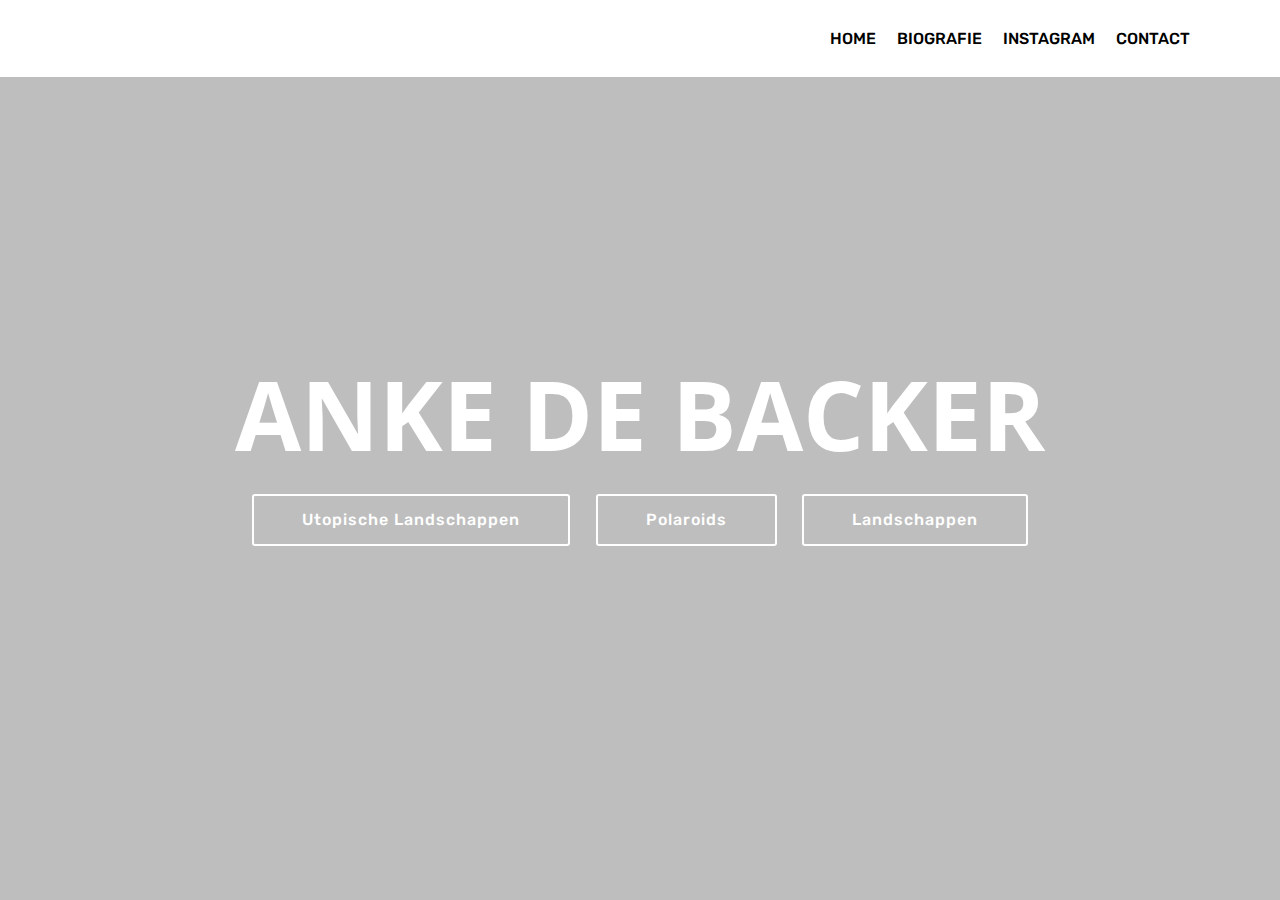
<file: index.html>
<!DOCTYPE html>
<html >
<head>
  <!-- Site made with Mobirise Website Builder v4.8.4, https://mobirise.com -->
  <meta charset="UTF-8">
  <meta http-equiv="X-UA-Compatible" content="IE=edge">
  <meta name="generator" content="Mobirise v4.8.4, mobirise.com">
  <meta name="viewport" content="width=device-width, initial-scale=1, minimum-scale=1">
  <link rel="shortcut icon" href="assets/images/logo2.png" type="image/x-icon">
  <meta name="description" content="">
  <title>Home</title>
  <link rel="stylesheet" href="assets/web/assets/mobirise-icons/mobirise-icons.css">
  <link rel="stylesheet" href="assets/tether/tether.min.css">
  <link rel="stylesheet" href="assets/bootstrap/css/bootstrap.min.css">
  <link rel="stylesheet" href="assets/bootstrap/css/bootstrap-grid.min.css">
  <link rel="stylesheet" href="assets/bootstrap/css/bootstrap-reboot.min.css">
  <link rel="stylesheet" href="assets/dropdown/css/style.css">
  <link rel="stylesheet" href="assets/theme/css/style.css">
  <link rel="stylesheet" href="assets/mobirise/css/mbr-additional.css" type="text/css">
  
  
  
</head>
<body>

<!-- Google Analytics -->
<!-- Global site tag (gtag.js) - Google Analytics -->
<script async src="https://www.googletagmanager.com/gtag/js?id=UA-126751980-1"></script>
<script>
  window.dataLayer = window.dataLayer || [];
  function gtag(){dataLayer.push(arguments);}
  gtag('js', new Date());

  gtag('config', 'UA-126751980-1');
</script>

<!-- /Google Analytics -->


  <section class="menu cid-r7dL0N2SV4" once="menu" id="menu1-d">

    

    <nav class="navbar navbar-expand beta-menu navbar-dropdown align-items-center navbar-fixed-top navbar-toggleable-sm">
        <button class="navbar-toggler navbar-toggler-right" type="button" data-toggle="collapse" data-target="#navbarSupportedContent" aria-controls="navbarSupportedContent" aria-expanded="false" aria-label="Toggle navigation">
            <div class="hamburger">
                <span></span>
                <span></span>
                <span></span>
                <span></span>
            </div>
        </button>
        <div class="menu-logo">
            <div class="navbar-brand">
                
                
            </div>
        </div>
        <div class="collapse navbar-collapse" id="navbarSupportedContent">
            <ul class="navbar-nav nav-dropdown nav-right navbar-nav-top-padding" data-app-modern-menu="true"><li class="nav-item">
                    <a class="nav-link link text-black display-4" href="index.html">HOME</a>
                </li><li class="nav-item">
                    <a class="nav-link link text-black display-4" href="page3.html">BIOGRAFIE</a>
                </li><li class="nav-item"><a class="nav-link link text-black display-4" href="page5.html">INSTAGRAM</a></li><li class="nav-item"><a class="nav-link link text-black display-4" href="page4.html">CONTACT</a></li></ul>
            
        </div>
    </nav>
</section>

<section class="engine"><a href="https://mobirise.info/r">free bootstrap templates</a></section><section class="header8 cid-r7dKYGfthW mbr-fullscreen" data-bg-video="https://www.youtube.com/embed/RB9sBv_3J9g?rel=0&amp;showinfo=0&amp;autoplay=0&amp;loop=0" id="header8-c">

    

    <div class="mbr-overlay" style="opacity: 0.2; background-color: rgb(0, 0, 0);">
    </div>

    <div class="container align-center">
        <div class="row justify-content-md-center">
            <div class="mbr-white col-md-10">
                <h1 class="mbr-section-title align-center py-2 mbr-bold mbr-fonts-style display-1">
                        ANKE DE BACKER</h1>
                
                
                
                <div class="mbr-section-btn text-center"><a class="btn btn-md btn-white-outline display-4" href="page.html">Utopische Landschappen</a> <a class="btn btn-md btn-white-outline display-4" href="https://mobirise.co">Polaroids</a> <a class="btn btn-md btn-white-outline display-4" href="https://mobirise.co">Landschappen</a></div>
            </div>
        </div>
    </div>
    
</section>


  <script src="assets/web/assets/jquery/jquery.min.js"></script>
  <script src="assets/popper/popper.min.js"></script>
  <script src="assets/tether/tether.min.js"></script>
  <script src="assets/bootstrap/js/bootstrap.min.js"></script>
  <script src="assets/smoothscroll/smooth-scroll.js"></script>
  <script src="assets/touchswipe/jquery.touch-swipe.min.js"></script>
  <script src="assets/playervimeo/vimeo_player.js"></script>
  <script src="assets/ytplayer/jquery.mb.ytplayer.min.js"></script>
  <script src="assets/vimeoplayer/jquery.mb.vimeo_player.js"></script>
  <script src="assets/dropdown/js/script.min.js"></script>
  <script src="assets/theme/js/script.js"></script>
  
  
</body>
</html>
</file>
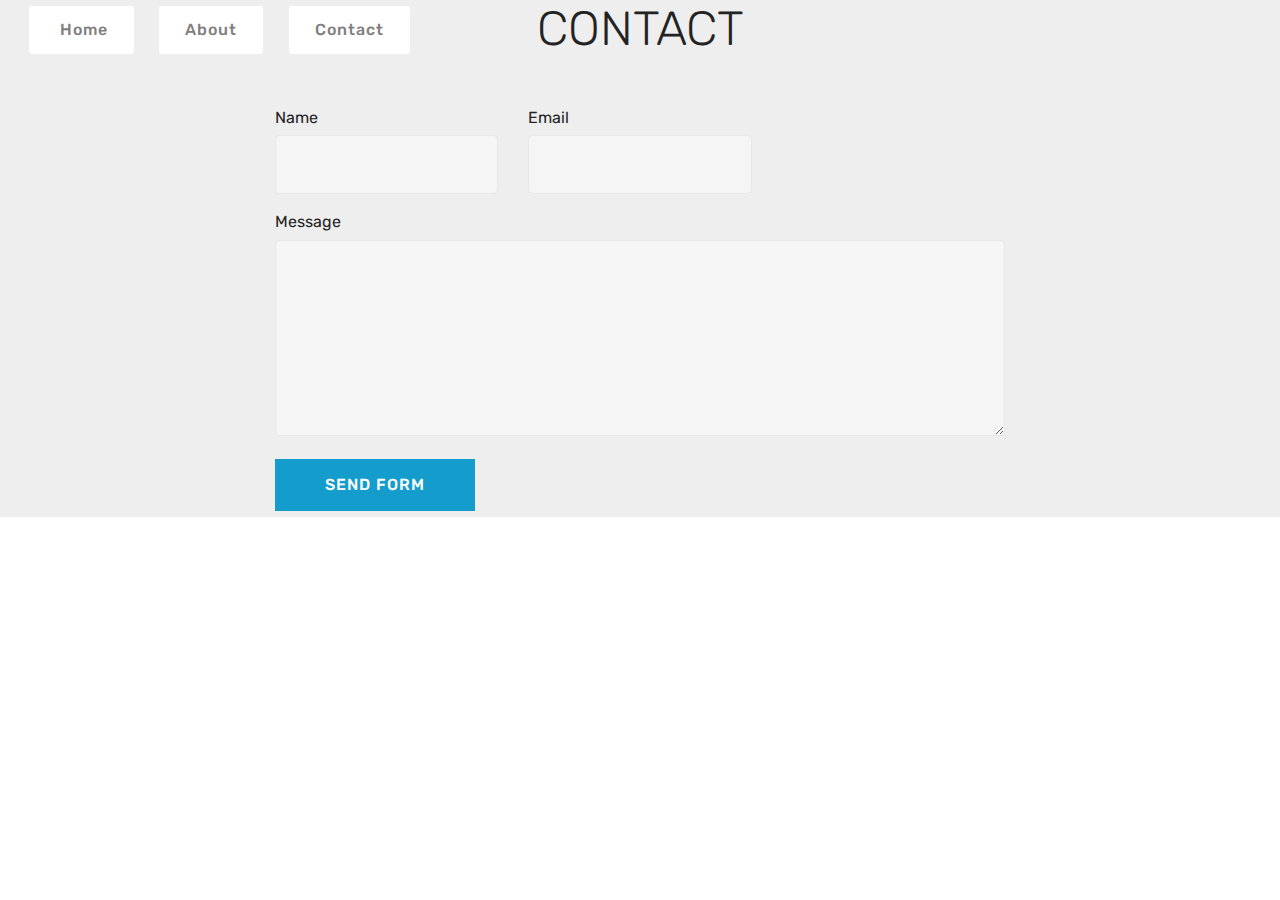
<file: page1.html>
<!DOCTYPE html>
<html >
<head>
  <!-- Site made with Mobirise Website Builder v4.5.4, https://mobirise.com -->
  <meta charset="UTF-8">
  <meta http-equiv="X-UA-Compatible" content="IE=edge">
  <meta name="generator" content="Mobirise v4.5.4, mobirise.com">
  <meta name="viewport" content="width=device-width, initial-scale=1, minimum-scale=1">
  <link rel="shortcut icon" href="assets/images/logo2.png" type="image/x-icon">
  <meta name="description" content="Web Site Creator Description">
  <title>Contact</title>
  <link rel="stylesheet" href="assets/tether/tether.min.css">
  <link rel="stylesheet" href="assets/bootstrap/css/bootstrap.min.css">
  <link rel="stylesheet" href="assets/bootstrap/css/bootstrap-grid.min.css">
  <link rel="stylesheet" href="assets/bootstrap/css/bootstrap-reboot.min.css">
  <link rel="stylesheet" href="assets/dropdown/css/style.css">
  <link rel="stylesheet" href="assets/theme/css/style.css">
  <link rel="stylesheet" href="assets/mobirise/css/mbr-additional.css" type="text/css">
  
  
  
</head>
<body>

<!-- Google Analytics -->
<!-- Global site tag (gtag.js) - Google Analytics -->
<script async src="https://www.googletagmanager.com/gtag/js?id=UA-115293570-1"></script>
<script>
  window.dataLayer = window.dataLayer || [];
  function gtag(){dataLayer.push(arguments);}
  gtag('js', new Date());

  gtag('config', 'UA-115293570-1');
</script>

<!-- /Google Analytics -->


<section class="menu cid-qzQDbuTKoL" once="menu" id="menu2-17">

    

    <nav class="navbar navbar-expand beta-menu navbar-dropdown align-items-center navbar-toggleable-sm bg-color transparent">
        <button class="navbar-toggler navbar-toggler-right" type="button" data-toggle="collapse" data-target="#navbarSupportedContent" aria-controls="navbarSupportedContent" aria-expanded="false" aria-label="Toggle navigation">
            <div class="hamburger">
                <span></span>
                <span></span>
                <span></span>
                <span></span>
            </div>
        </button>
        <div class="menu-logo">
            <div class="navbar-brand">
                
                
            </div>
        </div>
        <div class="collapse navbar-collapse" id="navbarSupportedContent">
            
            <div class="navbar-buttons mbr-section-btn"><a class="btn btn-sm btn-white display-7" href="index.html">&nbsp;Home</a> <a class="btn btn-sm btn-white display-7" href="page3.html">About</a> <a class="btn btn-sm btn-white display-7" href="page1.html">Contact</a></div>
        </div>
    </nav>
</section>

<section class="engine"><a href="https://mobirise.co/f">bootstrap builder</a></section><section class="mbr-section form1 cid-qzQCvItGS6" id="form1-16">

    

    
    <div class="container">
        <div class="row justify-content-center">
            <div class="title col-12 col-lg-8">
                <h2 class="mbr-section-title align-center pb-3 mbr-fonts-style display-2">
                    CONTACT</h2>
                <h3 class="mbr-section-subtitle align-center mbr-light pb-3 mbr-fonts-style display-5"></h3>
            </div>
        </div>
    </div>
    <div class="container">
        <div class="row justify-content-center">
            <div class="media-container-column col-lg-8" data-form-type="formoid">
                    <div data-form-alert="" hidden=""></div>
            
                    <form class="mbr-form" action="https://mobirise.com/" method="post" data-form-title="Mobirise Form"><input type="hidden" data-form-email="true" value="BVSxSSWiH8aVpCGw/SBCBuii9rOBqVPWAERT7zt5DwQRmkrun7do+N0E+9IW9d7Gq7gDkCNxdeEnybQE5MP4+nDSiiITsFI8uZQmbvkXtM3a1K0TuUOtpC6nyP/CmYip">
                        <div class="row row-sm-offset">
                            <div class="col-md-4 multi-horizontal" data-for="name">
                                <div class="form-group">
                                    <label class="form-control-label mbr-fonts-style display-7" for="name-form1-16">Name</label>
                                    <input type="text" class="form-control" name="name" data-form-field="Name" required="" id="name-form1-16">
                                </div>
                            </div>
                            <div class="col-md-4 multi-horizontal" data-for="email">
                                <div class="form-group">
                                    <label class="form-control-label mbr-fonts-style display-7" for="email-form1-16">Email</label>
                                    <input type="email" class="form-control" name="email" data-form-field="Email" required="" id="email-form1-16">
                                </div>
                            </div>
                            
                        </div>
                        <div class="form-group" data-for="message">
                            <label class="form-control-label mbr-fonts-style display-7" for="message-form1-16">Message</label>
                            <textarea type="text" class="form-control" name="message" rows="7" data-form-field="Message" id="message-form1-16"></textarea>
                        </div>
            
                        <span class="input-group-btn">
                            <button href="" type="submit" class="btn btn-primary btn-form display-4">SEND FORM</button>
                        </span>
                    </form>
            </div>
        </div>
    </div>
</section>


  <script src="assets/web/assets/jquery/jquery.min.js"></script>
  <script src="assets/popper/popper.min.js"></script>
  <script src="assets/tether/tether.min.js"></script>
  <script src="assets/bootstrap/js/bootstrap.min.js"></script>
  <script src="assets/smoothscroll/smooth-scroll.js"></script>
  <script src="assets/dropdown/js/script.min.js"></script>
  <script src="assets/touchswipe/jquery.touch-swipe.min.js"></script>
  <script src="assets/theme/js/script.js"></script>
  <script src="assets/formoid/formoid.min.js"></script>
  
  
</body>
</html>
</file>
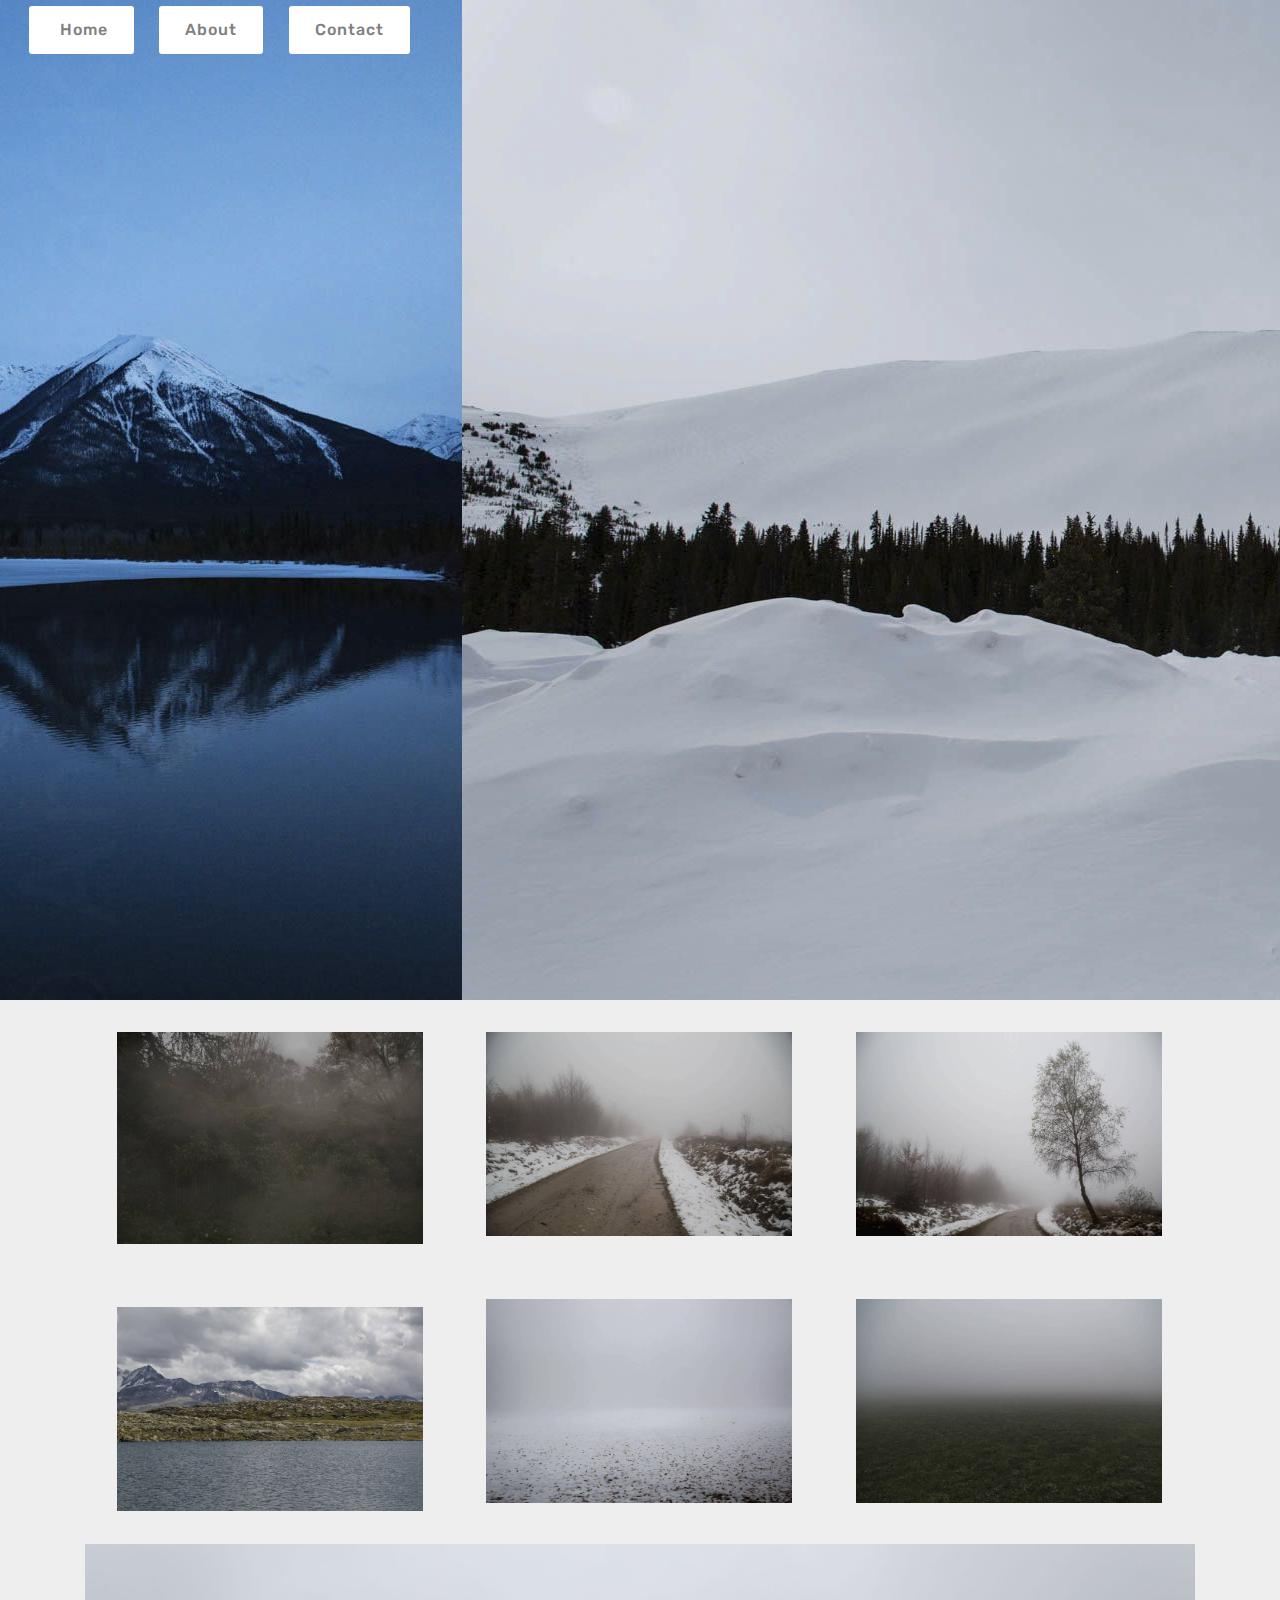
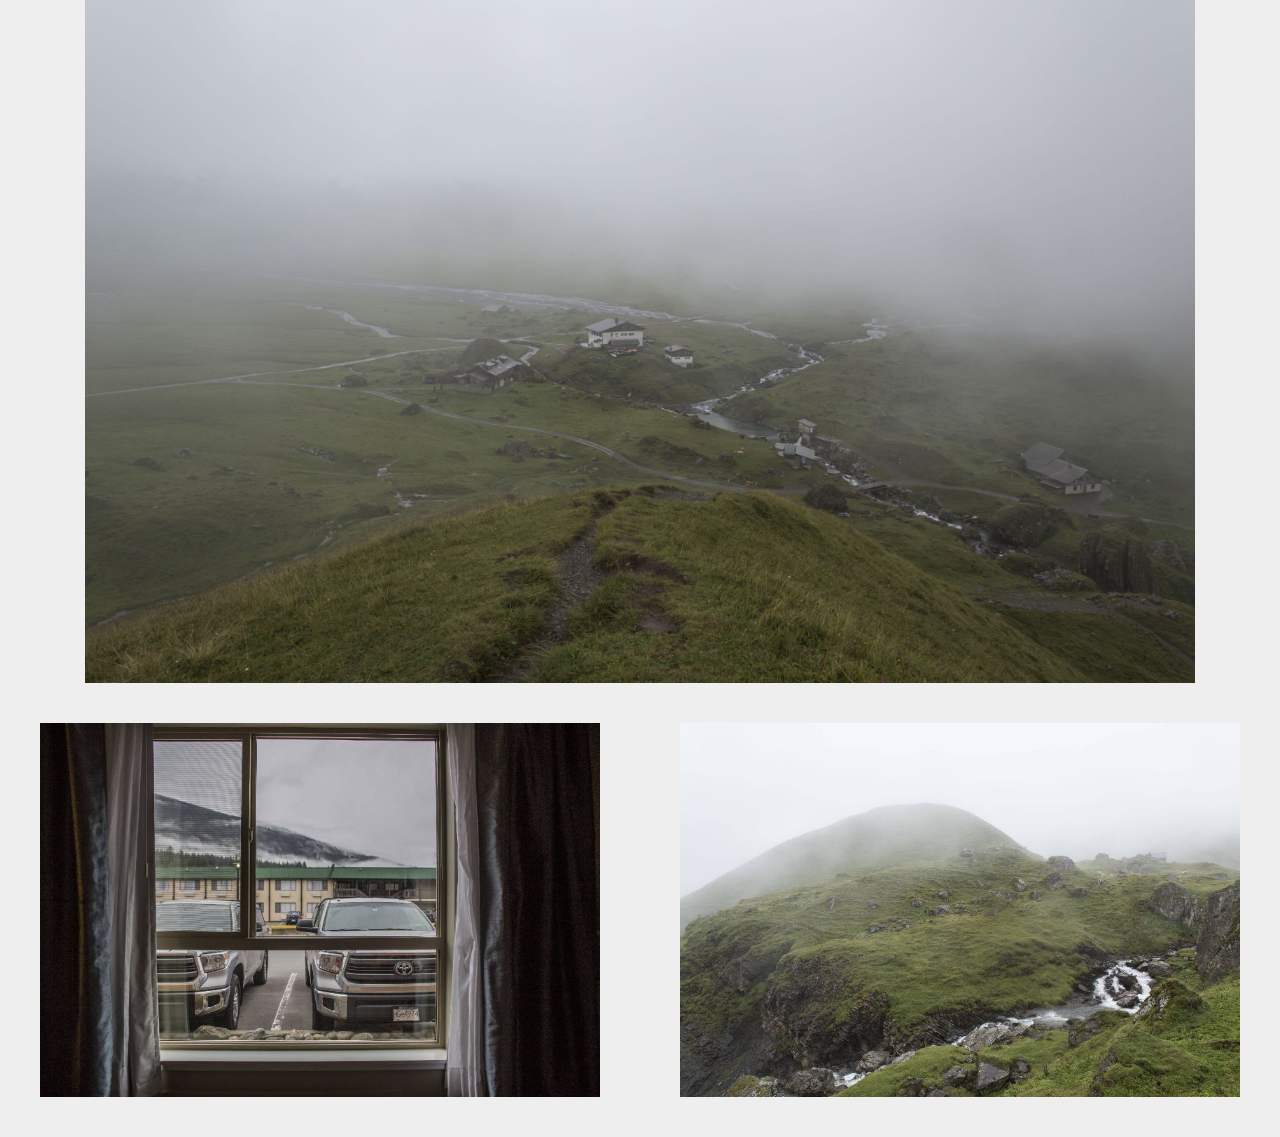
<file: page2.html>
<!DOCTYPE html>
<html >
<head>
  <!-- Site made with Mobirise Website Builder v4.5.4, https://mobirise.com -->
  <meta charset="UTF-8">
  <meta http-equiv="X-UA-Compatible" content="IE=edge">
  <meta name="generator" content="Mobirise v4.5.4, mobirise.com">
  <meta name="viewport" content="width=device-width, initial-scale=1, minimum-scale=1">
  <link rel="shortcut icon" href="assets/images/logo2.png" type="image/x-icon">
  <meta name="description" content="Web Site Maker Description">
  <title>Landscapes 2015-2018</title>
  <link rel="stylesheet" href="assets/web/assets/mobirise-icons/mobirise-icons.css">
  <link rel="stylesheet" href="assets/tether/tether.min.css">
  <link rel="stylesheet" href="assets/bootstrap/css/bootstrap.min.css">
  <link rel="stylesheet" href="assets/bootstrap/css/bootstrap-grid.min.css">
  <link rel="stylesheet" href="assets/bootstrap/css/bootstrap-reboot.min.css">
  <link rel="stylesheet" href="assets/dropdown/css/style.css">
  <link rel="stylesheet" href="assets/theme/css/style.css">
  <link rel="stylesheet" href="assets/gallery/style.css">
  <link rel="stylesheet" href="assets/mobirise/css/mbr-additional.css" type="text/css">
  
  
  
</head>
<body>

<!-- Google Analytics -->
<!-- Global site tag (gtag.js) - Google Analytics -->
<script async src="https://www.googletagmanager.com/gtag/js?id=UA-115293570-1"></script>
<script>
  window.dataLayer = window.dataLayer || [];
  function gtag(){dataLayer.push(arguments);}
  gtag('js', new Date());

  gtag('config', 'UA-115293570-1');
</script>

<!-- /Google Analytics -->


<section class="menu cid-qzK9zmyiF5" once="menu" id="menu2-10">

    

    <nav class="navbar navbar-expand beta-menu navbar-dropdown align-items-center navbar-toggleable-sm bg-color transparent">
        <button class="navbar-toggler navbar-toggler-right" type="button" data-toggle="collapse" data-target="#navbarSupportedContent" aria-controls="navbarSupportedContent" aria-expanded="false" aria-label="Toggle navigation">
            <div class="hamburger">
                <span></span>
                <span></span>
                <span></span>
                <span></span>
            </div>
        </button>
        <div class="menu-logo">
            <div class="navbar-brand">
                
                
            </div>
        </div>
        <div class="collapse navbar-collapse" id="navbarSupportedContent">
            
            <div class="navbar-buttons mbr-section-btn"><a class="btn btn-sm btn-white display-7" href="index.html">&nbsp;Home</a> <a class="btn btn-sm btn-white display-7" href="page3.html">About</a> <a class="btn btn-sm btn-white display-7" href="page1.html">Contact</a></div>
        </div>
    </nav>
</section>

<section class="engine"><a href="https://mobirise.co/i">how to build a website</a></section><section class="cid-qzQwB5sjED" id="image4-14">
    <!-- Block parameters controls (Blue "Gear" panel) -->
    
    <!-- End block parameters -->
    <div class="container images-container container-fluid">
            <div class="media-container-row" style="width: 100%;">
                <div class="img-item item1" style="width: 103%;">
                    <img src="assets/images/landschappen-7-van-15-1500x1000.jpg" alt="" title="">
                    
                </div>
                <div class="img-item">
                    <img src="assets/images/landschappen-8-van-15-1500x1000.jpg" alt="" title="">
                    
                </div>
            </div>
    </div>
</section>

<section class="mbr-gallery mbr-slider-carousel cid-qzQuH8CnqP" id="gallery2-13">

    

    <div class="container">
        <div><!-- Filter --><!-- Gallery --><div class="mbr-gallery-row"><div class="mbr-gallery-layout-default"><div><div><div class="mbr-gallery-item mbr-gallery-item--p4" data-video-url="false" data-tags="Awesome"><div href="#lb-gallery2-13" data-slide-to="0" data-toggle="modal"><img src="assets/images/landschappen-1-van-15-1442x1000-800x554.jpg" alt=""><span class="icon-focus"></span></div></div><div class="mbr-gallery-item mbr-gallery-item--p4" data-video-url="false" data-tags="Responsive"><div href="#lb-gallery2-13" data-slide-to="1" data-toggle="modal"><img src="assets/images/landschappen-2-van-15-1500x1000-800x533.jpg" alt=""><span class="icon-focus"></span></div></div><div class="mbr-gallery-item mbr-gallery-item--p4" data-video-url="false" data-tags="Creative"><div href="#lb-gallery2-13" data-slide-to="2" data-toggle="modal"><img src="assets/images/landschappen-3-van-15-1500x1000-800x533.jpg" alt=""><span class="icon-focus"></span></div></div><div class="mbr-gallery-item mbr-gallery-item--p4" data-video-url="false" data-tags="Animated"><div href="#lb-gallery2-13" data-slide-to="3" data-toggle="modal"><img src="assets/images/landschappen-4-van-15-1500x1000-800x533.jpg" alt=""><span class="icon-focus"></span></div></div><div class="mbr-gallery-item mbr-gallery-item--p4" data-video-url="false" data-tags="Awesome"><div href="#lb-gallery2-13" data-slide-to="4" data-toggle="modal"><img src="assets/images/landschappen-5-van-15-1500x1000-800x533.jpg" alt=""><span class="icon-focus"></span></div></div><div class="mbr-gallery-item mbr-gallery-item--p4" data-video-url="false" data-tags="Awesome"><div href="#lb-gallery2-13" data-slide-to="5" data-toggle="modal"><img src="assets/images/landschappen-10-van-15-1500x1000-800x533.jpg" alt=""><span class="icon-focus"></span></div></div></div></div><div class="clearfix"></div></div></div><!-- Lightbox --><div data-app-prevent-settings="" class="mbr-slider modal fade carousel slide" tabindex="-1" data-keyboard="true" data-interval="false" id="lb-gallery2-13"><div class="modal-dialog"><div class="modal-content"><div class="modal-body"><div class="carousel-inner"><div class="carousel-item"><img src="assets/images/landschappen-1-van-15-1442x1000.jpg" alt=""></div><div class="carousel-item"><img src="assets/images/landschappen-2-van-15-1500x1000.jpg" alt=""></div><div class="carousel-item"><img src="assets/images/landschappen-3-van-15-1500x1000.jpg" alt=""></div><div class="carousel-item"><img src="assets/images/landschappen-4-van-15-1500x1000.jpg" alt=""></div><div class="carousel-item"><img src="assets/images/landschappen-5-van-15-1500x1000.jpg" alt=""></div><div class="carousel-item active"><img src="assets/images/landschappen-10-van-15-1500x1000.jpg" alt=""></div></div><a class="carousel-control carousel-control-prev" role="button" data-slide="prev" href="#lb-gallery2-13"><span class="mbri-left mbr-iconfont" aria-hidden="true"></span><span class="sr-only">Previous</span></a><a class="carousel-control carousel-control-next" role="button" data-slide="next" href="#lb-gallery2-13"><span class="mbri-right mbr-iconfont" aria-hidden="true"></span><span class="sr-only">Next</span></a><a class="close" href="#" role="button" data-dismiss="modal"><span class="sr-only">Close</span></a></div></div></div></div></div>
    </div>

</section>

<section class="cid-qMfNAUOIL4" id="image1-1g">

    

    <figure class="mbr-figure container">
            <div class="image-block" style="width: 100%;">
                <img src="assets/images/6q6a2287-2800x1866.jpg" width="1400" alt="Mobirise" title="">
                
            </div>
    </figure>
</section>

<section class="mbr-gallery mbr-slider-carousel cid-qMfONzaAtU" id="gallery3-1h">

    

    <div>
        <div><!-- Filter --><!-- Gallery --><div class="mbr-gallery-row"><div class="mbr-gallery-layout-default"><div><div><div class="mbr-gallery-item mbr-gallery-item--p5" data-video-url="false" data-tags="Awesome"><div href="#lb-gallery3-1h" data-slide-to="0" data-toggle="modal"><img src="assets/images/6q6a9850-2000x1333-800x533.jpg" alt=""><span class="icon-focus"></span></div></div><div class="mbr-gallery-item mbr-gallery-item--p5" data-video-url="false" data-tags="Awesome"><div href="#lb-gallery3-1h" data-slide-to="1" data-toggle="modal"><img src="assets/images/6q6a2338-2000x1333-800x533.jpg" alt=""><span class="icon-focus"></span></div></div></div></div><div class="clearfix"></div></div></div><!-- Lightbox --><div data-app-prevent-settings="" class="mbr-slider modal fade carousel slide" tabindex="-1" data-keyboard="true" data-interval="false" id="lb-gallery3-1h"><div class="modal-dialog"><div class="modal-content"><div class="modal-body"><ol class="carousel-indicators"><li data-app-prevent-settings="" data-target="#lb-gallery3-1h" data-slide-to="0"></li><li data-app-prevent-settings="" data-target="#lb-gallery3-1h" class=" active" data-slide-to="1"></li></ol><div class="carousel-inner"><div class="carousel-item"><img src="assets/images/6q6a9850-2000x1333.jpg" alt=""></div><div class="carousel-item active"><img src="assets/images/6q6a2338-2000x1333.jpg" alt=""></div></div><a class="carousel-control carousel-control-prev" role="button" data-slide="prev" href="#lb-gallery3-1h"><span class="mbri-left mbr-iconfont" aria-hidden="true"></span><span class="sr-only">Previous</span></a><a class="carousel-control carousel-control-next" role="button" data-slide="next" href="#lb-gallery3-1h"><span class="mbri-right mbr-iconfont" aria-hidden="true"></span><span class="sr-only">Next</span></a><a class="close" href="#" role="button" data-dismiss="modal"><span class="sr-only">Close</span></a></div></div></div></div></div>
    </div>

</section>


  <script src="assets/web/assets/jquery/jquery.min.js"></script>
  <script src="assets/popper/popper.min.js"></script>
  <script src="assets/tether/tether.min.js"></script>
  <script src="assets/bootstrap/js/bootstrap.min.js"></script>
  <script src="assets/smoothscroll/smooth-scroll.js"></script>
  <script src="assets/dropdown/js/script.min.js"></script>
  <script src="assets/touchswipe/jquery.touch-swipe.min.js"></script>
  <script src="assets/vimeoplayer/jquery.mb.vimeo_player.js"></script>
  <script src="assets/bootstrapcarouselswipe/bootstrap-carousel-swipe.js"></script>
  <script src="assets/masonry/masonry.pkgd.min.js"></script>
  <script src="assets/imagesloaded/imagesloaded.pkgd.min.js"></script>
  <script src="assets/theme/js/script.js"></script>
  <script src="assets/gallery/player.min.js"></script>
  <script src="assets/gallery/script.js"></script>
  <script src="assets/slidervideo/script.js"></script>
  
  
</body>
</html>
</file>
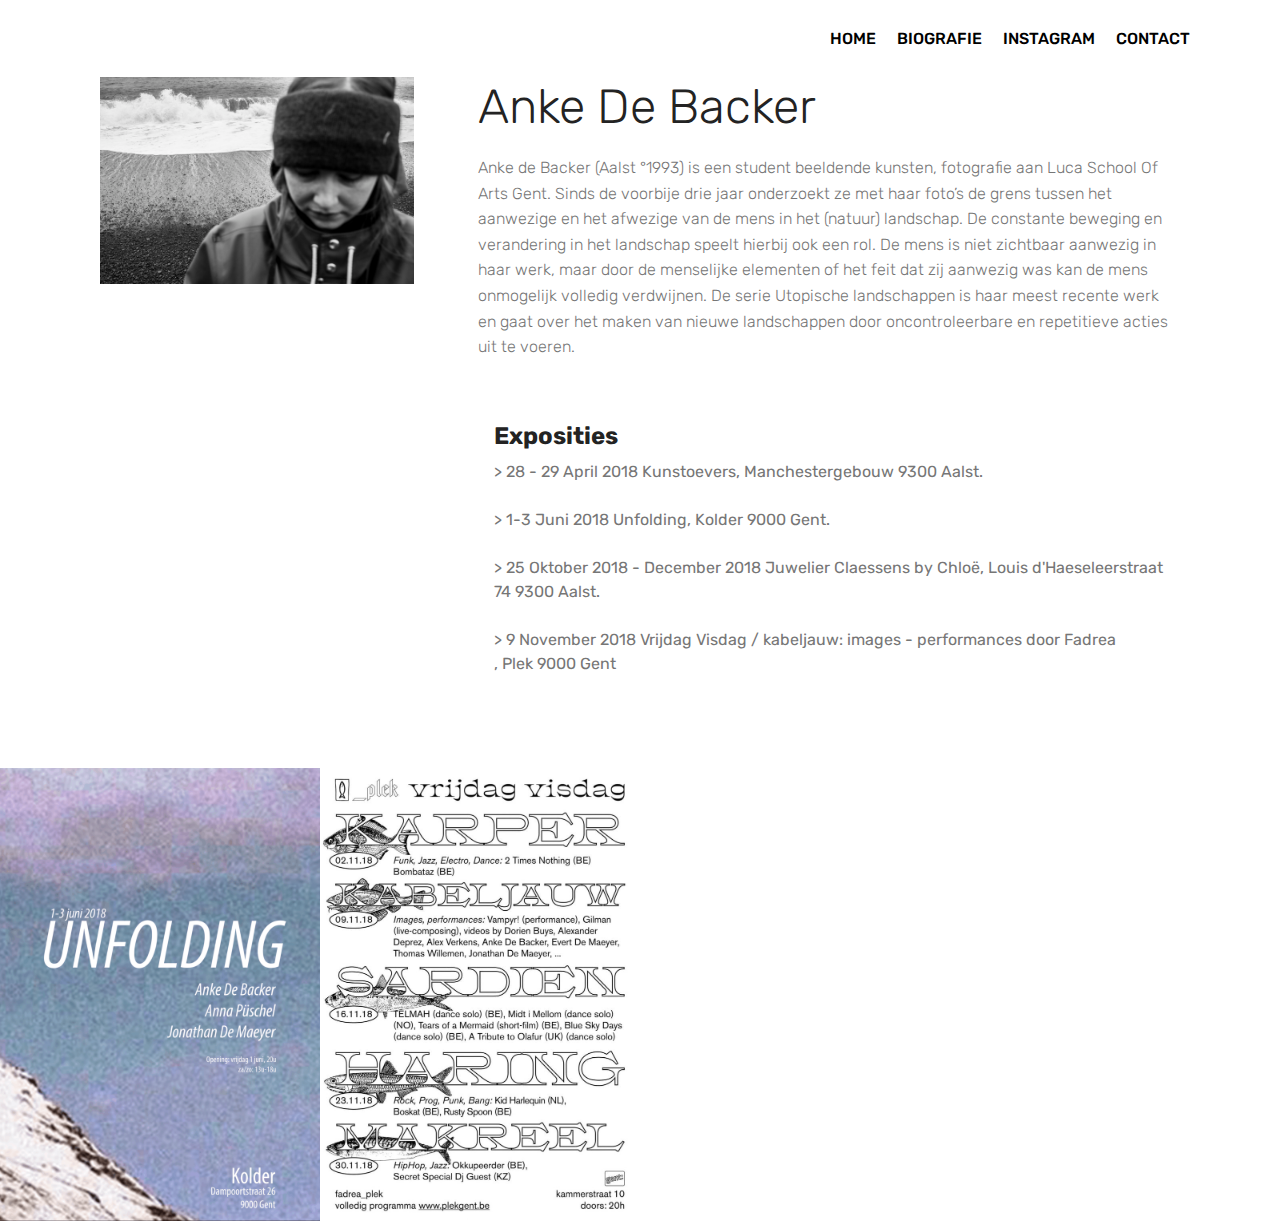
<file: page3.html>
<!DOCTYPE html>
<html >
<head>
  <!-- Site made with Mobirise Website Builder v4.8.4, https://mobirise.com -->
  <meta charset="UTF-8">
  <meta http-equiv="X-UA-Compatible" content="IE=edge">
  <meta name="generator" content="Mobirise v4.8.4, mobirise.com">
  <meta name="viewport" content="width=device-width, initial-scale=1, minimum-scale=1">
  <link rel="shortcut icon" href="assets/images/logo2.png" type="image/x-icon">
  <meta name="description" content="Website Builder Description">
  <title>biografie</title>
  <link rel="stylesheet" href="assets/web/assets/mobirise-icons/mobirise-icons.css">
  <link rel="stylesheet" href="assets/tether/tether.min.css">
  <link rel="stylesheet" href="assets/bootstrap/css/bootstrap.min.css">
  <link rel="stylesheet" href="assets/bootstrap/css/bootstrap-grid.min.css">
  <link rel="stylesheet" href="assets/bootstrap/css/bootstrap-reboot.min.css">
  <link rel="stylesheet" href="assets/dropdown/css/style.css">
  <link rel="stylesheet" href="assets/theme/css/style.css">
  <link rel="stylesheet" href="assets/gallery/style.css">
  <link rel="stylesheet" href="assets/mobirise/css/mbr-additional.css" type="text/css">
  
  
  
</head>
<body>

<!-- Google Analytics -->
<!-- Global site tag (gtag.js) - Google Analytics -->
<script async src="https://www.googletagmanager.com/gtag/js?id=UA-126751980-1"></script>
<script>
  window.dataLayer = window.dataLayer || [];
  function gtag(){dataLayer.push(arguments);}
  gtag('js', new Date());

  gtag('config', 'UA-126751980-1');
</script>

<!-- /Google Analytics -->


  <section class="menu cid-r8wgXJpiSx" once="menu" id="menu1-o">

    

    <nav class="navbar navbar-expand beta-menu navbar-dropdown align-items-center navbar-fixed-top navbar-toggleable-sm">
        <button class="navbar-toggler navbar-toggler-right" type="button" data-toggle="collapse" data-target="#navbarSupportedContent" aria-controls="navbarSupportedContent" aria-expanded="false" aria-label="Toggle navigation">
            <div class="hamburger">
                <span></span>
                <span></span>
                <span></span>
                <span></span>
            </div>
        </button>
        <div class="menu-logo">
            <div class="navbar-brand">
                
                
            </div>
        </div>
        <div class="collapse navbar-collapse" id="navbarSupportedContent">
            <ul class="navbar-nav nav-dropdown nav-right navbar-nav-top-padding" data-app-modern-menu="true"><li class="nav-item">
                    <a class="nav-link link text-black display-4" href="index.html">HOME</a>
                </li><li class="nav-item">
                    <a class="nav-link link text-black display-4" href="page3.html">BIOGRAFIE</a>
                </li><li class="nav-item"><a class="nav-link link text-black display-4" href="page5.html">INSTAGRAM</a></li><li class="nav-item"><a class="nav-link link text-black display-4" href="page4.html">CONTACT</a></li></ul>
            
        </div>
    </nav>
</section>

<section class="engine"><a href="https://mobirise.info/v">free html templates</a></section><section class="features11 cid-r7dQSt8qyp" id="features11-i">

    

    

    <div class="container">   
        <div class="col-md-12">
            <div class="media-container-row">
                <div class="mbr-figure" style="width: 35%;">
                    <img src="assets/images/1-110.jpg" alt="Mobirise" title="">
                </div>
                <div class=" align-left aside-content">
                    <h2 class="mbr-title pt-2 mbr-fonts-style display-2">Anke De Backer</h2>
                    <div class="mbr-section-text">
                        <p class="mbr-text mb-5 pt-3 mbr-light mbr-fonts-style display-7">
                        Anke de Backer (Aalst °1993) is een student beeldende kunsten, fotografie aan Luca School Of Arts Gent. Sinds de voorbije drie jaar onderzoekt ze met haar foto’s de grens tussen het aanwezige en het afwezige van de mens in het (natuur) landschap. De constante beweging en verandering in het landschap speelt hierbij ook een rol. De mens is niet zichtbaar aanwezig in haar werk, maar door de menselijke elementen of het feit dat zij aanwezig was kan de mens onmogelijk volledig verdwijnen.  De serie Utopische landschappen is haar meest recente werk en gaat over het maken van nieuwe landschappen door oncontroleerbare en repetitieve acties uit te voeren.</p>
                    </div>

                    <div class="block-content">
                        <div class="card p-3 pr-3">
                            <div class="media">
                                     
                                <div class="media-body">
                                    <h4 class="card-title mbr-fonts-style display-5"><strong>Exposities&nbsp;</strong></h4>
                                </div>
                            </div>                

                            <div class="card-box">
                                <p class="block-text mbr-fonts-style display-7">&gt; 28 - 29 April 2018 Kunstoevers, Manchestergebouw 9300 Aalst. <br><br>&gt; 1-3 Juni 2018 Unfolding, Kolder 9000 Gent. <br><br>&gt; 25 Oktober 2018 - December 2018 Juwelier Claessens by Chloë, Louis d'Haeseleerstraat 74 9300 Aalst. <br><br>&gt; 9 November 2018 Vrijdag Visdag / kabeljauw: images - performances door Fadrea <br>, Plek 9000 Gent&nbsp;</p>
                            </div>
                        </div>

                        
                    </div>
                </div>
            </div>
        </div> 
    </div>          
</section>

<section class="mbr-gallery mbr-slider-carousel cid-r8wfuVxZlB" id="gallery3-l">

    

    <div>
        <div><!-- Filter --><!-- Gallery --><div class="mbr-gallery-row"><div class="mbr-gallery-layout-default"><div><div><div class="mbr-gallery-item mbr-gallery-item--p0" data-video-url="false" data-tags="Geweldige"><div href="#lb-gallery3-l" data-slide-to="0" data-toggle="modal"><img src="assets/images/32152276-10216862632983622-5066106232792678400-n-800x1134.png" alt="" title=""><span class="icon-focus"></span></div></div><div class="mbr-gallery-item mbr-gallery-item--p0" data-video-url="false" data-tags="Geweldige"><div href="#lb-gallery3-l" data-slide-to="1" data-toggle="modal"><img src="assets/images/45057844-1864809343616482-1585149421090242560-o-800x1131.jpg" alt="" title=""><span class="icon-focus"></span></div></div></div></div><div class="clearfix"></div></div></div><!-- Lightbox --><div data-app-prevent-settings="" class="mbr-slider modal fade carousel slide" tabindex="-1" data-keyboard="true" data-interval="false" id="lb-gallery3-l"><div class="modal-dialog"><div class="modal-content"><div class="modal-body"><div class="carousel-inner"><div class="carousel-item"><img src="assets/images/32152276-10216862632983622-5066106232792678400-n.png" alt="" title=""></div><div class="carousel-item active"><img src="assets/images/45057844-1864809343616482-1585149421090242560-o.jpg" alt="" title=""></div></div><a class="carousel-control carousel-control-prev" role="button" data-slide="prev" href="#lb-gallery3-l"><span class="mbri-left mbr-iconfont" aria-hidden="true"></span><span class="sr-only">Previous</span></a><a class="carousel-control carousel-control-next" role="button" data-slide="next" href="#lb-gallery3-l"><span class="mbri-right mbr-iconfont" aria-hidden="true"></span><span class="sr-only">Next</span></a><a class="close" href="#" role="button" data-dismiss="modal"><span class="sr-only">Close</span></a></div></div></div></div></div>
    </div>

</section>


  <script src="assets/web/assets/jquery/jquery.min.js"></script>
  <script src="assets/popper/popper.min.js"></script>
  <script src="assets/tether/tether.min.js"></script>
  <script src="assets/bootstrap/js/bootstrap.min.js"></script>
  <script src="assets/smoothscroll/smooth-scroll.js"></script>
  <script src="assets/dropdown/js/script.min.js"></script>
  <script src="assets/touchswipe/jquery.touch-swipe.min.js"></script>
  <script src="assets/vimeoplayer/jquery.mb.vimeo_player.js"></script>
  <script src="assets/bootstrapcarouselswipe/bootstrap-carousel-swipe.js"></script>
  <script src="assets/masonry/masonry.pkgd.min.js"></script>
  <script src="assets/imagesloaded/imagesloaded.pkgd.min.js"></script>
  <script src="assets/theme/js/script.js"></script>
  <script src="assets/gallery/player.min.js"></script>
  <script src="assets/gallery/script.js"></script>
  <script src="assets/slidervideo/script.js"></script>
  
  
</body>
</html>
</file>
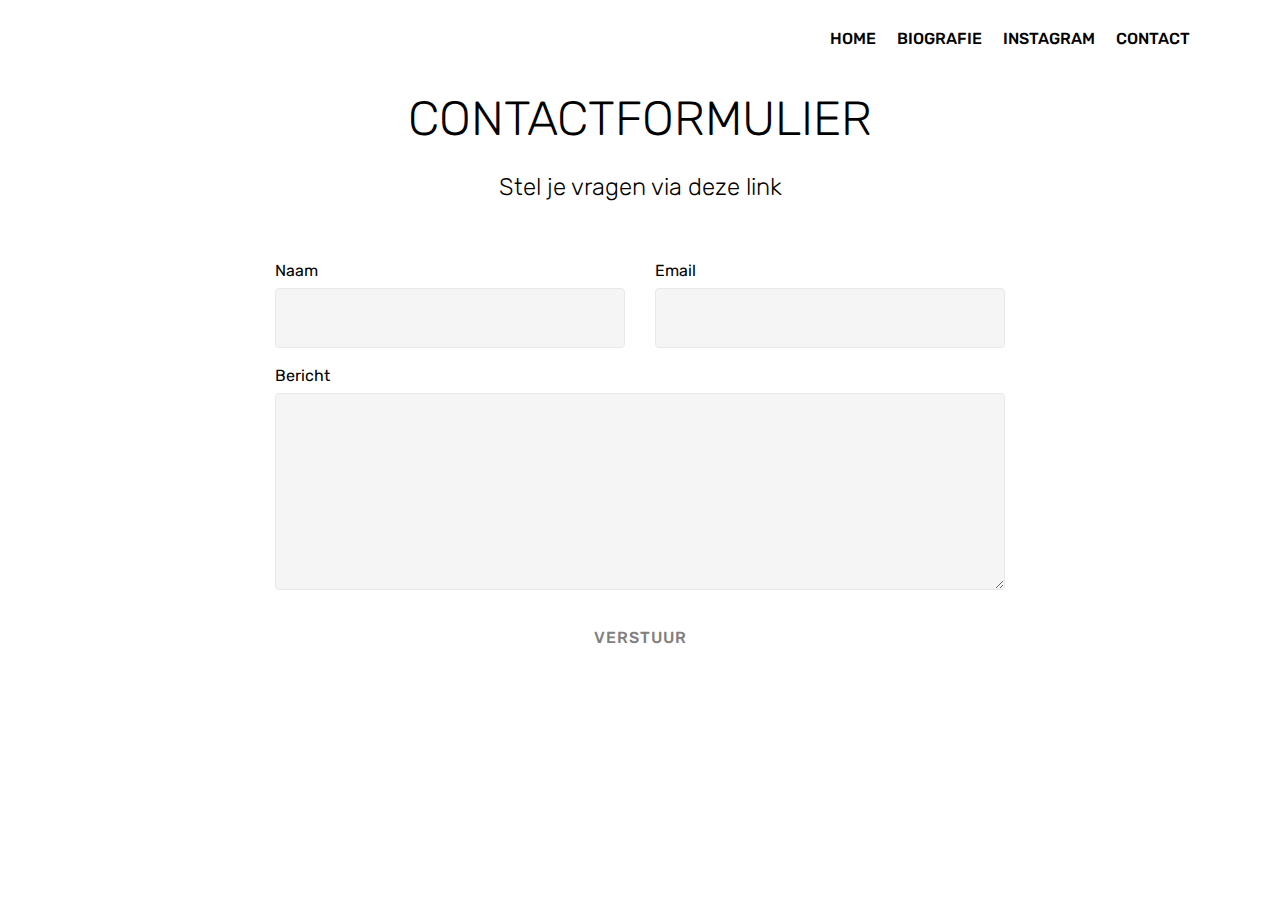
<file: page4.html>
<!DOCTYPE html>
<html >
<head>
  <!-- Site made with Mobirise Website Builder v4.8.4, https://mobirise.com -->
  <meta charset="UTF-8">
  <meta http-equiv="X-UA-Compatible" content="IE=edge">
  <meta name="generator" content="Mobirise v4.8.4, mobirise.com">
  <meta name="viewport" content="width=device-width, initial-scale=1, minimum-scale=1">
  <link rel="shortcut icon" href="assets/images/logo2.png" type="image/x-icon">
  <meta name="description" content="Web Page Maker Description">
  <title>CONTACT</title>
  <link rel="stylesheet" href="assets/web/assets/mobirise-icons/mobirise-icons.css">
  <link rel="stylesheet" href="assets/tether/tether.min.css">
  <link rel="stylesheet" href="assets/bootstrap/css/bootstrap.min.css">
  <link rel="stylesheet" href="assets/bootstrap/css/bootstrap-grid.min.css">
  <link rel="stylesheet" href="assets/bootstrap/css/bootstrap-reboot.min.css">
  <link rel="stylesheet" href="assets/dropdown/css/style.css">
  <link rel="stylesheet" href="assets/theme/css/style.css">
  <link rel="stylesheet" href="assets/mobirise/css/mbr-additional.css" type="text/css">
  
  
  
</head>
<body>

<!-- Google Analytics -->
<!-- Global site tag (gtag.js) - Google Analytics -->
<script async src="https://www.googletagmanager.com/gtag/js?id=UA-126751980-1"></script>
<script>
  window.dataLayer = window.dataLayer || [];
  function gtag(){dataLayer.push(arguments);}
  gtag('js', new Date());

  gtag('config', 'UA-126751980-1');
</script>

<!-- /Google Analytics -->


  <section class="menu cid-r7dL0N2SV4" once="menu" id="menu1-e">

    

    <nav class="navbar navbar-expand beta-menu navbar-dropdown align-items-center navbar-fixed-top navbar-toggleable-sm">
        <button class="navbar-toggler navbar-toggler-right" type="button" data-toggle="collapse" data-target="#navbarSupportedContent" aria-controls="navbarSupportedContent" aria-expanded="false" aria-label="Toggle navigation">
            <div class="hamburger">
                <span></span>
                <span></span>
                <span></span>
                <span></span>
            </div>
        </button>
        <div class="menu-logo">
            <div class="navbar-brand">
                
                
            </div>
        </div>
        <div class="collapse navbar-collapse" id="navbarSupportedContent">
            <ul class="navbar-nav nav-dropdown nav-right navbar-nav-top-padding" data-app-modern-menu="true"><li class="nav-item">
                    <a class="nav-link link text-black display-4" href="index.html">HOME</a>
                </li><li class="nav-item">
                    <a class="nav-link link text-black display-4" href="page3.html">BIOGRAFIE</a>
                </li><li class="nav-item"><a class="nav-link link text-black display-4" href="page5.html">INSTAGRAM</a></li><li class="nav-item"><a class="nav-link link text-black display-4" href="page4.html">CONTACT</a></li></ul>
            
        </div>
    </nav>
</section>

<section class="engine"><a href="https://mobirise.info/d">free web maker</a></section><section class="mbr-section form1 cid-r7dOeHgq0d" id="form1-f">

    

    
    <div class="container">
        <div class="row justify-content-center">
            <div class="title col-12 col-lg-8">
                <h2 class="mbr-section-title align-center pb-3 mbr-fonts-style display-2">
                    CONTACTFORMULIER
                </h2>
                <h3 class="mbr-section-subtitle align-center mbr-light pb-3 mbr-fonts-style display-5">Stel je vragen via deze link</h3>
            </div>
        </div>
    </div>
    <div class="container">
        <div class="row justify-content-center">
            <div class="media-container-column col-lg-8" data-form-type="formoid">
                    <div data-form-alert="" hidden=""></div>
            
                    <form class="mbr-form" action="https://mobirise.com/" method="post" data-form-title="Mobirise Form"><input type="hidden" name="email" data-form-email="true" value="Y+pXaXuIIZFY/pjMZ+lSElK0yDO0GD72P6wNsU2L8ciiNhv37qKAqK/Ds0G1UhlF5bnUzSTRqVWaLuE5RHGhbkbso/bxnMsKV1cGNUBmVqdBOWsgx8XeKNjQhDjl+cgb">
                        <div class="row row-sm-offset">
                            <div class="col-md-4 multi-horizontal" data-for="name">
                                <div class="form-group">
                                    <label class="form-control-label mbr-fonts-style display-7" for="name-form1-f">Naam</label>
                                    <input type="text" class="form-control" name="name" data-form-field="Name" required="" id="name-form1-f">
                                </div>
                            </div>
                            <div class="col-md-4 multi-horizontal" data-for="email">
                                <div class="form-group">
                                    <label class="form-control-label mbr-fonts-style display-7" for="email-form1-f">Email</label>
                                    <input type="email" class="form-control" name="email" data-form-field="Email" required="" id="email-form1-f">
                                </div>
                            </div>
                            
                        </div>
                        <div class="form-group" data-for="message">
                            <label class="form-control-label mbr-fonts-style display-7" for="message-form1-f">Bericht</label>
                            <textarea type="text" class="form-control" name="message" rows="7" data-form-field="Message" id="message-form1-f"></textarea>
                        </div>
            
                        <span class="input-group-btn"><button href="" type="submit" class="btn btn-form btn-white display-4">VERSTUUR</button></span>
                    </form>
            </div>
        </div>
    </div>
</section>


  <script src="assets/web/assets/jquery/jquery.min.js"></script>
  <script src="assets/popper/popper.min.js"></script>
  <script src="assets/tether/tether.min.js"></script>
  <script src="assets/bootstrap/js/bootstrap.min.js"></script>
  <script src="assets/smoothscroll/smooth-scroll.js"></script>
  <script src="assets/dropdown/js/script.min.js"></script>
  <script src="assets/touchswipe/jquery.touch-swipe.min.js"></script>
  <script src="assets/theme/js/script.js"></script>
  <script src="assets/formoid/formoid.min.js"></script>
  
  
</body>
</html>
</file>
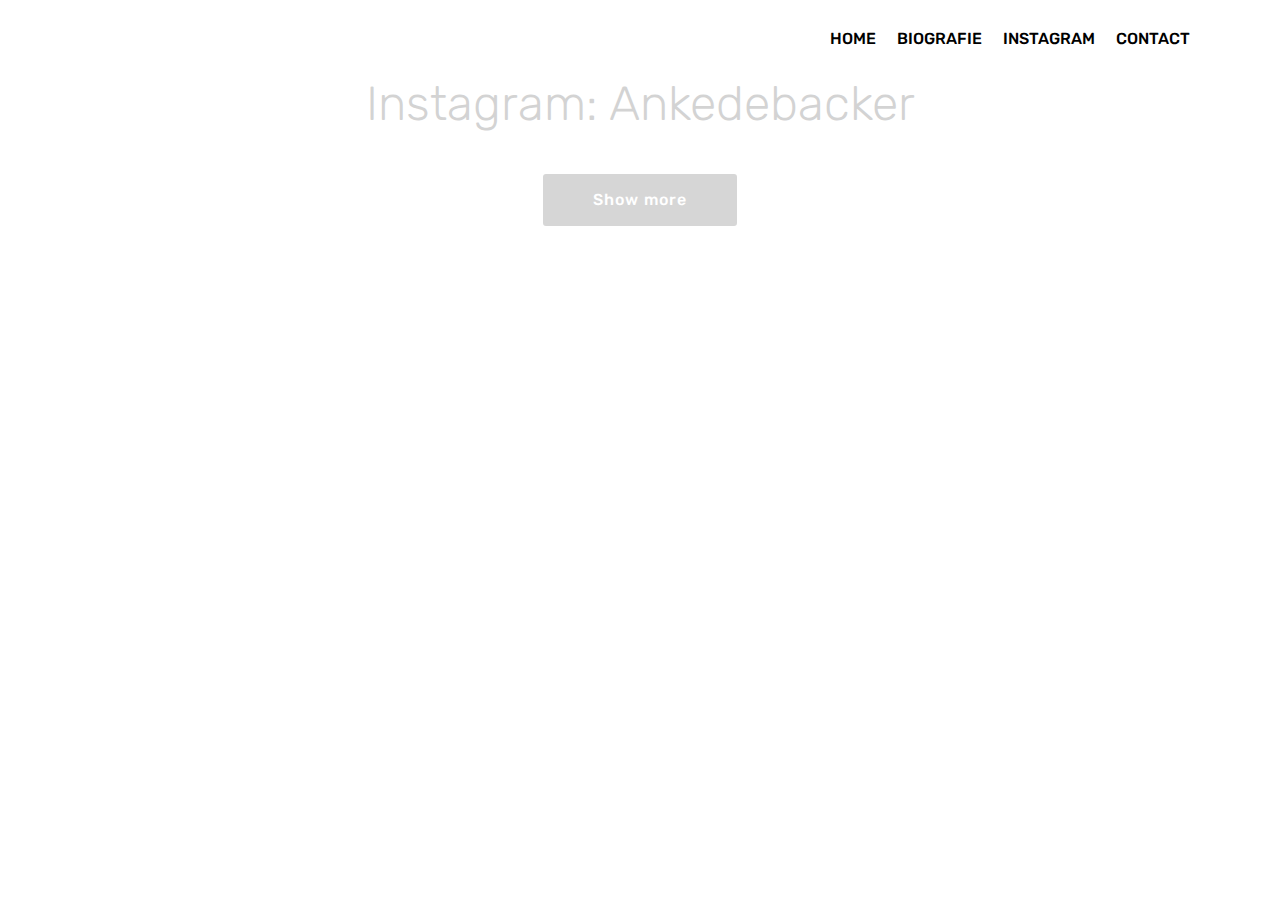
<file: page5.html>
<!DOCTYPE html>
<html >
<head>
  <!-- Site made with Mobirise Website Builder v4.8.4, https://mobirise.com -->
  <meta charset="UTF-8">
  <meta http-equiv="X-UA-Compatible" content="IE=edge">
  <meta name="generator" content="Mobirise v4.8.4, mobirise.com">
  <meta name="viewport" content="width=device-width, initial-scale=1, minimum-scale=1">
  <link rel="shortcut icon" href="assets/images/logo2.png" type="image/x-icon">
  <meta name="description" content="Website Creator Description">
  <title>instagram</title>
  <link rel="stylesheet" href="assets/web/assets/mobirise-icons/mobirise-icons.css">
  <link rel="stylesheet" href="assets/tether/tether.min.css">
  <link rel="stylesheet" href="assets/bootstrap/css/bootstrap.min.css">
  <link rel="stylesheet" href="assets/bootstrap/css/bootstrap-grid.min.css">
  <link rel="stylesheet" href="assets/bootstrap/css/bootstrap-reboot.min.css">
  <link rel="stylesheet" href="assets/dropdown/css/style.css">
  <link rel="stylesheet" href="assets/style.css">
  <link rel="stylesheet" href="assets/slick.css">
  <link rel="stylesheet" href="assets/theme/css/style.css">
  <link rel="stylesheet" href="assets/mobirise/css/mbr-additional.css" type="text/css">
  
  
  
</head>
<body>

<!-- Google Analytics -->
<!-- Global site tag (gtag.js) - Google Analytics -->
<script async src="https://www.googletagmanager.com/gtag/js?id=UA-126751980-1"></script>
<script>
  window.dataLayer = window.dataLayer || [];
  function gtag(){dataLayer.push(arguments);}
  gtag('js', new Date());

  gtag('config', 'UA-126751980-1');
</script>

<!-- /Google Analytics -->


  <section class="menu cid-r8wgXJpiSx" once="menu" id="menu1-p">

    

    <nav class="navbar navbar-expand beta-menu navbar-dropdown align-items-center navbar-fixed-top navbar-toggleable-sm">
        <button class="navbar-toggler navbar-toggler-right" type="button" data-toggle="collapse" data-target="#navbarSupportedContent" aria-controls="navbarSupportedContent" aria-expanded="false" aria-label="Toggle navigation">
            <div class="hamburger">
                <span></span>
                <span></span>
                <span></span>
                <span></span>
            </div>
        </button>
        <div class="menu-logo">
            <div class="navbar-brand">
                
                
            </div>
        </div>
        <div class="collapse navbar-collapse" id="navbarSupportedContent">
            <ul class="navbar-nav nav-dropdown nav-right navbar-nav-top-padding" data-app-modern-menu="true"><li class="nav-item">
                    <a class="nav-link link text-black display-4" href="index.html">HOME</a>
                </li><li class="nav-item">
                    <a class="nav-link link text-black display-4" href="page3.html">BIOGRAFIE</a>
                </li><li class="nav-item"><a class="nav-link link text-black display-4" href="page5.html">INSTAGRAM</a></li><li class="nav-item"><a class="nav-link link text-black display-4" href="page4.html">CONTACT</a></li></ul>
            
        </div>
    </nav>
</section>

<section class="engine"><a href="https://mobirise.info">Mobirise</a></section><section class="mbr-instagram-feed" data-rows="6" data-per-row-slider="" data-spacing="9" data-full-width="" data-token="196794413.727bfe1.a9ccc50d23c14d98b4d94003ae3c44c7" data-per-row-grid="3" id="instagram-feed-block-q" data-rv-view="332" style="background-color: rgb(255, 255, 255); padding-top: 80px; padding-bottom: 40px;">
    
    <div class="container container_toggle">
        <div class="row">
            <div class="col">
                <div class="inst">
                    <h1 class="inst__title align-center mbr-fonts-style display-2">Instagram: Ankedebacker</h1>
                    <div class="inst__content"></div>
                    <div class="inst__more mbr-section-btn align-center" buttons="0"><a class="btn btn-md display-4 btn-black" href="#" data-max-id="1786467829910877865_196794413">Show more</a></div>
                </div>
            </div>
        </div>
    </div>
</section>


  <script src="assets/web/assets/jquery/jquery.min.js"></script>
  <script src="assets/popper/popper.min.js"></script>
  <script src="assets/tether/tether.min.js"></script>
  <script src="assets/bootstrap/js/bootstrap.min.js"></script>
  <script src="assets/smoothscroll/smooth-scroll.js"></script>
  <script src="assets/dropdown/js/script.min.js"></script>
  <script src="assets/touchswipe/jquery.touch-swipe.min.js"></script>
  <script src="assets/index.js"></script>
  <script src="assets/slick.min.js"></script>
  <script src="assets/theme/js/script.js"></script>
  
  
</body>
</html>
</file>
<file: assets/web/assets/mobirise-icons/mobirise-icons.css>
@font-face {
  font-family: 'MobiriseIcons';
  src:  url('mobirise-icons.eot?spat4u');
  src:  url('mobirise-icons.eot?spat4u#iefix') format('embedded-opentype'),
    url('mobirise-icons.ttf?spat4u') format('truetype'),
    url('mobirise-icons.woff?spat4u') format('woff'),
    url('mobirise-icons.svg?spat4u#MobiriseIcons') format('svg');
  font-weight: normal;
  font-style: normal;
}

[class^="mbri-"], [class*=" mbri-"] {
  /* use !important to prevent issues with browser extensions that change fonts */
  font-family: MobiriseIcons !important;
  speak: none;
  font-style: normal;
  font-weight: normal;
  font-variant: normal;
  text-transform: none;
  line-height: 1;

  /* Better Font Rendering =========== */
  -webkit-font-smoothing: antialiased;
  -moz-osx-font-smoothing: grayscale;
}

.mbri-add-submenu:before {
  content: "\e900";
}
.mbri-alert:before {
  content: "\e901";
}
.mbri-align-center:before {
  content: "\e902";
}
.mbri-align-justify:before {
  content: "\e903";
}
.mbri-align-left:before {
  content: "\e904";
}
.mbri-align-right:before {
  content: "\e905";
}
.mbri-android:before {
  content: "\e906";
}
.mbri-apple:before {
  content: "\e907";
}
.mbri-arrow-down:before {
  content: "\e908";
}
.mbri-arrow-next:before {
  content: "\e909";
}
.mbri-arrow-prev:before {
  content: "\e90a";
}
.mbri-arrow-up:before {
  content: "\e90b";
}
.mbri-bold:before {
  content: "\e90c";
}
.mbri-bookmark:before {
  content: "\e90d";
}
.mbri-bootstrap:before {
  content: "\e90e";
}
.mbri-briefcase:before {
  content: "\e90f";
}
.mbri-browse:before {
  content: "\e910";
}
.mbri-bulleted-list:before {
  content: "\e911";
}
.mbri-calendar:before {
  content: "\e912";
}
.mbri-camera:before {
  content: "\e913";
}
.mbri-cart-add:before {
  content: "\e914";
}
.mbri-cart-full:before {
  content: "\e915";
}
.mbri-cash:before {
  content: "\e916";
}
.mbri-change-style:before {
  content: "\e917";
}
.mbri-chat:before {
  content: "\e918";
}
.mbri-clock:before {
  content: "\e919";
}
.mbri-close:before {
  content: "\e91a";
}
.mbri-cloud:before {
  content: "\e91b";
}
.mbri-code:before {
  content: "\e91c";
}
.mbri-contact-form:before {
  content: "\e91d";
}
.mbri-credit-card:before {
  content: "\e91e";
}
.mbri-cursor-click:before {
  content: "\e91f";
}
.mbri-cust-feedback:before {
  content: "\e920";
}
.mbri-database:before {
  content: "\e921";
}
.mbri-delivery:before {
  content: "\e922";
}
.mbri-desktop:before {
  content: "\e923";
}
.mbri-devices:before {
  content: "\e924";
}
.mbri-down:before {
  content: "\e925";
}
.mbri-download:before {
  content: "\e989";
}
.mbri-drag-n-drop:before {
  content: "\e927";
}
.mbri-drag-n-drop2:before {
  content: "\e928";
}
.mbri-edit:before {
  content: "\e929";
}
.mbri-edit2:before {
  content: "\e92a";
}
.mbri-error:before {
  content: "\e92b";
}
.mbri-extension:before {
  content: "\e92c";
}
.mbri-features:before {
  content: "\e92d";
}
.mbri-file:before {
  content: "\e92e";
}
.mbri-flag:before {
  content: "\e92f";
}
.mbri-folder:before {
  content: "\e930";
}
.mbri-gift:before {
  content: "\e931";
}
.mbri-github:before {
  content: "\e932";
}
.mbri-globe:before {
  content: "\e933";
}
.mbri-globe-2:before {
  content: "\e934";
}
.mbri-growing-chart:before {
  content: "\e935";
}
.mbri-hearth:before {
  content: "\e936";
}
.mbri-help:before {
  content: "\e937";
}
.mbri-home:before {
  content: "\e938";
}
.mbri-hot-cup:before {
  content: "\e939";
}
.mbri-idea:before {
  content: "\e93a";
}
.mbri-image-gallery:before {
  content: "\e93b";
}
.mbri-image-slider:before {
  content: "\e93c";
}
.mbri-info:before {
  content: "\e93d";
}
.mbri-italic:before {
  content: "\e93e";
}
.mbri-key:before {
  content: "\e93f";
}
.mbri-laptop:before {
  content: "\e940";
}
.mbri-layers:before {
  content: "\e941";
}
.mbri-left-right:before {
  content: "\e942";
}
.mbri-left:before {
  content: "\e943";
}
.mbri-letter:before {
  content: "\e944";
}
.mbri-like:before {
  content: "\e945";
}
.mbri-link:before {
  content: "\e946";
}
.mbri-lock:before {
  content: "\e947";
}
.mbri-login:before {
  content: "\e948";
}
.mbri-logout:before {
  content: "\e949";
}
.mbri-magic-stick:before {
  content: "\e94a";
}
.mbri-map-pin:before {
  content: "\e94b";
}
.mbri-menu:before {
  content: "\e94c";
}
.mbri-mobile:before {
  content: "\e94d";
}
.mbri-mobile2:before {
  content: "\e94e";
}
.mbri-mobirise:before {
  content: "\e94f";
}
.mbri-more-horizontal:before {
  content: "\e950";
}
.mbri-more-vertical:before {
  content: "\e951";
}
.mbri-music:before {
  content: "\e952";
}
.mbri-new-file:before {
  content: "\e953";
}
.mbri-numbered-list:before {
  content: "\e954";
}
.mbri-opened-folder:before {
  content: "\e955";
}
.mbri-pages:before {
  content: "\e956";
}
.mbri-paper-plane:before {
  content: "\e957";
}
.mbri-paperclip:before {
  content: "\e958";
}
.mbri-photo:before {
  content: "\e959";
}
.mbri-photos:before {
  content: "\e95a";
}
.mbri-pin:before {
  content: "\e95b";
}
.mbri-play:before {
  content: "\e95c";
}
.mbri-plus:before {
  content: "\e95d";
}
.mbri-preview:before {
  content: "\e95e";
}
.mbri-print:before {
  content: "\e95f";
}
.mbri-protect:before {
  content: "\e960";
}
.mbri-question:before {
  content: "\e961";
}
.mbri-quote-left:before {
  content: "\e962";
}
.mbri-quote-right:before {
  content: "\e963";
}
.mbri-refresh:before {
  content: "\e964";
}
.mbri-responsive:before {
  content: "\e965";
}
.mbri-right:before {
  content: "\e966";
}
.mbri-rocket:before {
  content: "\e967";
}
.mbri-sad-face:before {
  content: "\e968";
}
.mbri-sale:before {
  content: "\e969";
}
.mbri-save:before {
  content: "\e96a";
}
.mbri-search:before {
  content: "\e96b";
}
.mbri-setting:before {
  content: "\e96c";
}
.mbri-setting2:before {
  content: "\e96d";
}
.mbri-setting3:before {
  content: "\e96e";
}
.mbri-share:before {
  content: "\e96f";
}
.mbri-shopping-bag:before {
  content: "\e970";
}
.mbri-shopping-basket:before {
  content: "\e971";
}
.mbri-shopping-cart:before {
  content: "\e972";
}
.mbri-sites:before {
  content: "\e973";
}
.mbri-smile-face:before {
  content: "\e974";
}
.mbri-speed:before {
  content: "\e975";
}
.mbri-star:before {
  content: "\e976";
}
.mbri-success:before {
  content: "\e977";
}
.mbri-sun:before {
  content: "\e978";
}
.mbri-sun2:before {
  content: "\e979";
}
.mbri-tablet:before {
  content: "\e97a";
}
.mbri-tablet-vertical:before {
  content: "\e97b";
}
.mbri-target:before {
  content: "\e97c";
}
.mbri-timer:before {
  content: "\e97d";
}
.mbri-to-ftp:before {
  content: "\e97e";
}
.mbri-to-local-drive:before {
  content: "\e97f";
}
.mbri-touch-swipe:before {
  content: "\e980";
}
.mbri-touch:before {
  content: "\e981";
}
.mbri-trash:before {
  content: "\e982";
}
.mbri-underline:before {
  content: "\e983";
}
.mbri-unlink:before {
  content: "\e984";
}
.mbri-unlock:before {
  content: "\e985";
}
.mbri-up-down:before {
  content: "\e986";
}
.mbri-up:before {
  content: "\e987";
}
.mbri-update:before {
  content: "\e988";
}
.mbri-upload:before {
 content: "\e926"; 
}
.mbri-user:before {
  content: "\e98a";
}
.mbri-user2:before {
  content: "\e98b";
}
.mbri-users:before {
  content: "\e98c";
}
.mbri-video:before {
  content: "\e98d";
}
.mbri-video-play:before {
  content: "\e98e";
}
.mbri-watch:before {
  content: "\e98f";
}
.mbri-website-theme:before {
  content: "\e990";
}
.mbri-wifi:before {
  content: "\e991";
}
.mbri-windows:before {
  content: "\e992";
}
.mbri-zoom-out:before {
  content: "\e993";
}
.mbri-redo:before {
  content: "\e994";
}
.mbri-undo:before {
  content: "\e995";
}
</file>
<file: assets/dropdown/css/style.css>
.navbar-dropdown {
  left: 0;
  padding: 0;
  position: absolute;
  right: 0;
  top: 0;
  transition: all 0.45s ease;
  z-index: 1030;
  background: #282828; }
  .navbar-dropdown .navbar-logo {
    margin-right: 0.8rem;
    transition: margin 0.3s ease-in-out;
    vertical-align: middle; }
    .navbar-dropdown .navbar-logo img {
      height: 3.125rem;
      transition: all 0.3s ease-in-out; }
    .navbar-dropdown .navbar-logo.mbr-iconfont {
      font-size: 3.125rem;
      line-height: 3.125rem; }
  .navbar-dropdown .navbar-caption {
    font-weight: 700;
    white-space: normal;
    vertical-align: -4px;
    line-height: 3.125rem !important; }
    .navbar-dropdown .navbar-caption, .navbar-dropdown .navbar-caption:hover {
      color: inherit;
      text-decoration: none; }
  .navbar-dropdown .mbr-iconfont + .navbar-caption {
    vertical-align: -1px; }
  .navbar-dropdown.navbar-fixed-top {
    position: fixed; }
  .navbar-dropdown .navbar-brand span {
    vertical-align: -4px; }
  .navbar-dropdown.bg-color.transparent {
    background: none; }
  .navbar-dropdown.navbar-short .navbar-brand {
    padding: 0.625rem 0; }
    .navbar-dropdown.navbar-short .navbar-brand span {
      vertical-align: -1px; }
  .navbar-dropdown.navbar-short .navbar-caption {
    line-height: 2.375rem !important;
    vertical-align: -2px; }
  .navbar-dropdown.navbar-short .navbar-logo {
    margin-right: 0.5rem; }
    .navbar-dropdown.navbar-short .navbar-logo img {
      height: 2.375rem; }
    .navbar-dropdown.navbar-short .navbar-logo.mbr-iconfont {
      font-size: 2.375rem;
      line-height: 2.375rem; }
  .navbar-dropdown.navbar-short .mbr-table-cell {
    height: 3.625rem; }
  .navbar-dropdown .navbar-close {
    left: 0.6875rem;
    position: fixed;
    top: 0.75rem;
    z-index: 1000; }
  .navbar-dropdown .hamburger-icon {
    content: "";
    display: inline-block;
    vertical-align: middle;
    width: 16px;
    -webkit-box-shadow: 0 -6px 0 1px #282828,0 0 0 1px #282828,0 6px 0 1px #282828;
    -moz-box-shadow: 0 -6px 0 1px #282828,0 0 0 1px #282828,0 6px 0 1px #282828;
    box-shadow: 0 -6px 0 1px #282828,0 0 0 1px #282828,0 6px 0 1px #282828; }

.dropdown-menu .dropdown-toggle[data-toggle="dropdown-submenu"]::after {
  border-bottom: 0.35em solid transparent;
  border-left: 0.35em solid;
  border-right: 0;
  border-top: 0.35em solid transparent;
  margin-left: 0.3rem; }

.dropdown-menu .dropdown-item:focus {
  outline: 0; }

.nav-dropdown {
  font-size: 0.75rem;
  font-weight: 500;
  height: auto !important; }
  .nav-dropdown .nav-btn {
    padding-left: 1rem; }
  .nav-dropdown .link {
    margin: .667em 1.667em;
    font-weight: 500;
    padding: 0;
    transition: color .2s ease-in-out; }
    .nav-dropdown .link.dropdown-toggle {
      margin-right: 2.583em; }
      .nav-dropdown .link.dropdown-toggle::after {
        margin-left: .25rem;
        border-top: 0.35em solid;
        border-right: 0.35em solid transparent;
        border-left: 0.35em solid transparent;
        border-bottom: 0; }
      .nav-dropdown .link.dropdown-toggle[aria-expanded="true"] {
        margin: 0;
        padding: 0.667em 3.263em  0.667em 1.667em; }
  .nav-dropdown .link::after,
  .nav-dropdown .dropdown-item::after {
    color: inherit; }
  .nav-dropdown .btn {
    font-size: 0.75rem;
    font-weight: 700;
    letter-spacing: 0;
    margin-bottom: 0;
    padding-left: 1.25rem;
    padding-right: 1.25rem; }
  .nav-dropdown .dropdown-menu {
    border-radius: 0;
    border: 0;
    left: 0;
    margin: 0;
    padding-bottom: 1.25rem;
    padding-top: 1.25rem;
    position: relative; }
  .nav-dropdown .dropdown-submenu {
    margin-left: 0.125rem;
    top: 0; }
  .nav-dropdown .dropdown-item {
    font-weight: 500;
    line-height: 2;
    padding: 0.3846em 4.615em 0.3846em 1.5385em;
    position: relative;
    transition: color .2s ease-in-out, background-color .2s ease-in-out; }
    .nav-dropdown .dropdown-item::after {
      margin-top: -0.3077em;
      position: absolute;
      right: 1.1538em;
      top: 50%; }
    .nav-dropdown .dropdown-item:focus, .nav-dropdown .dropdown-item:hover {
      background: none; }

@media (max-width: 767px) {
  .nav-dropdown.navbar-toggleable-sm {
    bottom: 0;
    display: none;
    left: 0;
    overflow-x: hidden;
    position: fixed;
    top: 0;
    transform: translateX(-100%);
    -ms-transform: translateX(-100%);
    -webkit-transform: translateX(-100%);
    width: 18.75rem;
    z-index: 999; } }
.nav-dropdown.navbar-toggleable-xl {
  bottom: 0;
  display: none;
  left: 0;
  overflow-x: hidden;
  position: fixed;
  top: 0;
  transform: translateX(-100%);
  -ms-transform: translateX(-100%);
  -webkit-transform: translateX(-100%);
  width: 18.75rem;
  z-index: 999; }

.nav-dropdown-sm {
  display: block !important;
  overflow-x: hidden;
  overflow: auto;
  padding-top: 3.875rem; }
  .nav-dropdown-sm::after {
    content: "";
    display: block;
    height: 3rem;
    width: 100%; }
  .nav-dropdown-sm.collapse.in ~ .navbar-close {
    display: block !important; }
  .nav-dropdown-sm.collapsing, .nav-dropdown-sm.collapse.in {
    transform: translateX(0);
    -ms-transform: translateX(0);
    -webkit-transform: translateX(0);
    transition: all 0.25s ease-out;
    -webkit-transition: all 0.25s ease-out;
    background: #282828; }
  .nav-dropdown-sm.collapsing[aria-expanded="false"] {
    transform: translateX(-100%);
    -ms-transform: translateX(-100%);
    -webkit-transform: translateX(-100%); }
  .nav-dropdown-sm .nav-item {
    display: block;
    margin-left: 0 !important;
    padding-left: 0; }
  .nav-dropdown-sm .link,
  .nav-dropdown-sm .dropdown-item {
    border-top: 1px dotted rgba(255, 255, 255, 0.1);
    font-size: 0.8125rem;
    line-height: 1.6;
    margin: 0 !important;
    padding: 0.875rem 2.4rem 0.875rem 1.5625rem !important;
    position: relative;
    white-space: normal; }
    .nav-dropdown-sm .link:focus, .nav-dropdown-sm .link:hover,
    .nav-dropdown-sm .dropdown-item:focus,
    .nav-dropdown-sm .dropdown-item:hover {
      background: rgba(0, 0, 0, 0.2) !important;
      color: #c0a375; }
  .nav-dropdown-sm .nav-btn {
    position: relative;
    padding: 1.5625rem 1.5625rem 0 1.5625rem; }
    .nav-dropdown-sm .nav-btn::before {
      border-top: 1px dotted rgba(255, 255, 255, 0.1);
      content: "";
      left: 0;
      position: absolute;
      top: 0;
      width: 100%; }
    .nav-dropdown-sm .nav-btn + .nav-btn {
      padding-top: 0.625rem; }
      .nav-dropdown-sm .nav-btn + .nav-btn::before {
        display: none; }
  .nav-dropdown-sm .btn {
    padding: 0.625rem 0; }
  .nav-dropdown-sm .dropdown-toggle[data-toggle="dropdown-submenu"]::after {
    margin-left: .25rem;
    border-top: 0.35em solid;
    border-right: 0.35em solid transparent;
    border-left: 0.35em solid transparent;
    border-bottom: 0; }
  .nav-dropdown-sm .dropdown-toggle[data-toggle="dropdown-submenu"][aria-expanded="true"]::after {
    border-top: 0;
    border-right: 0.35em solid transparent;
    border-left: 0.35em solid transparent;
    border-bottom: 0.35em solid; }
  .nav-dropdown-sm .dropdown-menu {
    margin: 0;
    padding: 0;
    position: relative;
    top: 0;
    left: 0;
    width: 100%;
    border: 0;
    float: none;
    border-radius: 0;
    background: none; }
  .nav-dropdown-sm .dropdown-submenu {
    left: 100%;
    margin-left: 0.125rem;
    margin-top: -1.25rem;
    top: 0; }

.navbar-toggleable-sm .nav-dropdown .dropdown-menu {
  position: absolute; }

.navbar-toggleable-sm .nav-dropdown .dropdown-submenu {
  left: 100%;
  margin-left: 0.125rem;
  margin-top: -1.25rem;
  top: 0; }

.navbar-toggleable-sm.opened .nav-dropdown .dropdown-menu {
  position: relative; }

.navbar-toggleable-sm.opened .nav-dropdown .dropdown-submenu {
  left: 0;
  margin-left: 00rem;
  margin-top: 0rem;
  top: 0; }

.is-builder .nav-dropdown.collapsing {
  transition: none !important; }

/*# sourceMappingURL=style.css.map */
</file>
<file: assets/theme/css/style.css>
/*!
 * Mobirise v4 theme (https://mobirise.com/)
 * Copyright 2017 Mobirise
 */section{background-color:#eeeeee}section,.container,.container-fluid{position:relative;word-wrap:break-word}a.mbr-iconfont:hover{text-decoration:none}.article .lead p,.article .lead ul,.article .lead ol,.article .lead pre,.article .lead blockquote{margin-bottom:0}a{font-style:normal;font-weight:400;cursor:pointer}a,a:hover{text-decoration:none}figure{margin-bottom:0}body{color:#232323}h1,h2,h3,h4,h5,h6,.h1,.h2,.h3,.h4,.h5,.h6,.display-1,.display-2,.display-3,.display-4{line-height:1;word-break:break-word;word-wrap:break-word}b,strong{font-weight:bold}blockquote{padding:10px 0 10px 20px;position:relative;border-left:2px solid;border-color:#ff3366}input:-webkit-autofill,input:-webkit-autofill:hover,input:-webkit-autofill:focus,input:-webkit-autofill:active{transition-delay:9999s;transition-property:background-color, color}textarea[type="hidden"]{display:none}body{position:relative}section{background-position:50% 50%;background-repeat:no-repeat;background-size:cover}section .mbr-background-video,section .mbr-background-video-preview{position:absolute;bottom:0;left:0;right:0;top:0}.hidden{visibility:hidden}.mbr-z-index20{z-index:20}/*! Base colors */.mbr-white{color:#ffffff}.mbr-black{color:#000000}.mbr-bg-white{background-color:#ffffff}.mbr-bg-black{background-color:#000000}/*! Text-aligns */.align-left{text-align:left}.align-center{text-align:center}.align-right{text-align:right}@media (max-width: 767px){.align-left,.align-center,.align-right,.mbr-section-btn,.mbr-section-title{text-align:center}}/*! Font-weight  */.mbr-light{font-weight:300}.mbr-regular{font-weight:400}.mbr-semibold{font-weight:500}.mbr-bold{font-weight:700}/*! Media  */.media-size-item{-webkit-flex:1 1 auto;-moz-flex:1 1 auto;-ms-flex:1 1 auto;-o-flex:1 1 auto;flex:1 1 auto}.media-content{-webkit-flex-basis:100%;flex-basis:100%}.media-container-row{display:-ms-flexbox;display:-webkit-flex;display:flex;-webkit-flex-direction:row;-ms-flex-direction:row;flex-direction:row;-webkit-flex-wrap:wrap;-ms-flex-wrap:wrap;flex-wrap:wrap;-webkit-justify-content:center;-ms-flex-pack:center;justify-content:center;-webkit-align-content:center;-ms-flex-line-pack:center;align-content:center;-webkit-align-items:start;-ms-flex-align:start;align-items:start}.media-container-row .media-size-item{width:400px}.media-container-column{display:-ms-flexbox;display:-webkit-flex;display:flex;-webkit-flex-direction:column;-ms-flex-direction:column;flex-direction:column;-webkit-flex-wrap:wrap;-ms-flex-wrap:wrap;flex-wrap:wrap;-webkit-justify-content:center;-ms-flex-pack:center;justify-content:center;-webkit-align-content:center;-ms-flex-line-pack:center;align-content:center;-webkit-align-items:stretch;-ms-flex-align:stretch;align-items:stretch}.media-container-column>*{width:100%}@media (min-width: 992px){.media-container-row{-webkit-flex-wrap:nowrap;-ms-flex-wrap:nowrap;flex-wrap:nowrap}}figure{overflow:hidden}figure[mbr-media-size]{transition:width 0.1s}.mbr-figure img,.mbr-figure iframe{display:block;width:100%}.card{background-color:transparent;border:none}.card-img{text-align:center;flex-shrink:0;-webkit-flex-shrink:0}.media{max-width:100%;margin:0 auto}.mbr-figure{-ms-flex-item-align:center;-ms-grid-row-align:center;-webkit-align-self:center;align-self:center}.media-container>div{max-width:100%}.mbr-figure img,.card-img img{width:100%}@media (max-width: 991px){.media-size-item{width:auto !important}.media{width:auto}.mbr-figure{width:100% !important}}/*! Buttons */.mbr-section-btn{margin-left:-.25rem;margin-right:-.25rem;font-size:0}nav .mbr-section-btn{margin-left:0rem;margin-right:0rem}/*! Btn icon margin */.btn .mbr-iconfont,.btn.btn-sm .mbr-iconfont{cursor:pointer;margin-right:0.5rem}.btn.btn-md .mbr-iconfont,.btn.btn-md .mbr-iconfont{margin-right:0.8rem}.mbr-regular{font-weight:400}.mbr-semibold{font-weight:500}.mbr-bold{font-weight:700}[type="submit"]{-webkit-appearance:none}/*! Full-screen */.mbr-fullscreen .mbr-overlay{min-height:100vh}.mbr-fullscreen{display:flex;display:-webkit-flex;display:-moz-flex;display:-ms-flex;display:-o-flex;align-items:center;-webkit-align-items:center;min-height:100vh;padding-top:3rem;padding-bottom:3rem}/*! Map */.map{height:25rem;position:relative}.map iframe{width:100%;height:100%}.form-asterisk{font-family:initial;position:absolute;top:-2px;font-weight:normal}/*! Scroll to top arrow */.mbr-arrow-up{bottom:25px;right:90px;position:fixed;text-align:right;z-index:5000;color:#ffffff;font-size:32px;transform:rotate(180deg);-webkit-transform:rotate(180deg)}.mbr-arrow-up a{background:rgba(0,0,0,0.2);border-radius:3px;color:#fff;display:inline-block;height:60px;width:60px;outline-style:none !important;position:relative;text-decoration:none;transition:all .3s ease-in-out;cursor:pointer;text-align:center}.mbr-arrow-up a:hover{background-color:rgba(0,0,0,0.4)}.mbr-arrow-up a i{line-height:60px}.mbr-arrow-up-icon{display:block;color:#fff}.mbr-arrow-up-icon::before{content:"\203a";display:inline-block;font-family:serif;font-size:32px;line-height:1;font-style:normal;position:relative;top:6px;left:-4px;-webkit-transform:rotate(-90deg);transform:rotate(-90deg)}/*! Arrow Down */.mbr-arrow{position:absolute;bottom:45px;left:50%;width:60px;height:60px;cursor:pointer;background-color:rgba(80,80,80,0.5);border-radius:50%;-webkit-transform:translateX(-50%);transform:translateX(-50%)}.mbr-arrow>a{display:inline-block;text-decoration:none;outline-style:none;-webkit-animation:arrowdown 1.7s ease-in-out infinite;animation:arrowdown 1.7s ease-in-out infinite}.mbr-arrow>a>i{position:absolute;top:-2px;left:15px;font-size:2rem}@keyframes arrowdown{0%{transform:translateY(0px);-webkit-transform:translateY(0px)}50%{transform:translateY(-5px);-webkit-transform:translateY(-5px)}100%{transform:translateY(0px);-webkit-transform:translateY(0px)}}@-webkit-keyframes arrowdown{0%{transform:translateY(0px);-webkit-transform:translateY(0px)}50%{transform:translateY(-5px);-webkit-transform:translateY(-5px)}100%{transform:translateY(0px);-webkit-transform:translateY(0px)}}@media (max-width: 500px){.mbr-arrow-up{left:50%;right:auto;transform:translateX(-50%) rotate(180deg);-webkit-transform:translateX(-50%) rotate(180deg)}}@keyframes gradient-animation{from{background-position:0% 100%;animation-timing-function:ease-in-out}to{background-position:100% 0%;animation-timing-function:ease-in-out}}@-webkit-keyframes gradient-animation{from{background-position:0% 100%;animation-timing-function:ease-in-out}to{background-position:100% 0%;animation-timing-function:ease-in-out}}.bg-gradient{background-size:200% 200%;animation:gradient-animation 5s infinite alternate;-webkit-animation:gradient-animation 5s infinite alternate}.menu .navbar-brand{display:-webkit-flex}.menu .navbar-brand span{display:flex;display:-webkit-flex}.menu .navbar-brand .navbar-caption-wrap{display:-webkit-flex}.menu .navbar-brand .navbar-logo img{display:-webkit-flex}@media (min-width: 768px) and (max-width: 991px){.menu .navbar-toggleable-sm .navbar-nav{display:-webkit-box;display:-webkit-flex;display:-ms-flexbox}}@media (min-width: 992px){.menu .navbar-nav.nav-dropdown{display:-webkit-flex}.menu .navbar-toggleable-sm .navbar-collapse{display:-webkit-flex !important}}.navbar{display:-webkit-flex;-webkit-flex-wrap:wrap;-webkit-align-items:center;-webkit-justify-content:space-between}.navbar-collapse{-webkit-flex-basis:100%;-webkit-flex-grow:1;-webkit-align-items:center}.nav-dropdown .link{padding:.667em 1.667em !important;margin:0 !important}.nav{display:-webkit-flex;-webkit-flex-wrap:wrap}.row{display:-webkit-flex;-webkit-flex-wrap:wrap}.justify-content-center{-webkit-justify-content:center}.form-inline{display:-webkit-flex;-webkit-flex-flow:row wrap;-webkit-align-items:center}.card-wrapper{flex:1;-webkit-flex:1}.carousel-control{display:-webkit-flex;-webkit-align-items:center;-webkit-justify-content:center}.carousel-controls{display:-webkit-flex}.media{display:-webkit-flex}
/*# sourceMappingURL=style.css.map */
.engine {
	position: absolute;
	text-indent: -2400px;
	text-align: center;
	padding: 0;
	top: 0;
	left: -2400px;
}
</file>
<file: assets/mobirise/css/mbr-additional.css>
@import url(https://fonts.googleapis.com/css?family=Open+Sans+Condensed:300,300i,700);
@import url(https://fonts.googleapis.com/css?family=Rubik:300,300i,400,400i,500,500i,700,700i,900,900i);





body {
  font-style: normal;
  line-height: 1.5;
}
.mbr-section-title {
  font-style: normal;
  line-height: 1.2;
}
.mbr-section-subtitle {
  line-height: 1.3;
}
.mbr-text {
  font-style: normal;
  line-height: 1.6;
}
.display-1 {
  font-family: 'Open Sans Condensed', sans-serif;
  font-size: 6rem;
}
.display-1 > .mbr-iconfont {
  font-size: 9.6rem;
}
.display-2 {
  font-family: 'Rubik', sans-serif;
  font-size: 3rem;
}
.display-2 > .mbr-iconfont {
  font-size: 4.8rem;
}
.display-4 {
  font-family: 'Rubik', sans-serif;
  font-size: 1rem;
}
.display-4 > .mbr-iconfont {
  font-size: 1.6rem;
}
.display-5 {
  font-family: 'Rubik', sans-serif;
  font-size: 1.5rem;
}
.display-5 > .mbr-iconfont {
  font-size: 2.4rem;
}
.display-7 {
  font-family: 'Rubik', sans-serif;
  font-size: 1rem;
}
.display-7 > .mbr-iconfont {
  font-size: 1.6rem;
}
/* ---- Fluid typography for mobile devices ---- */
/* 1.4 - font scale ratio ( bootstrap == 1.42857 ) */
/* 100vw - current viewport width */
/* (48 - 20)  48 == 48rem == 768px, 20 == 20rem == 320px(minimal supported viewport) */
/* 0.65 - min scale variable, may vary */
@media (max-width: 768px) {
  .display-1 {
    font-size: 4.8rem;
    font-size: calc( 2.75rem + (6 - 2.75) * ((100vw - 20rem) / (48 - 20)));
    line-height: calc( 1.4 * (2.75rem + (6 - 2.75) * ((100vw - 20rem) / (48 - 20))));
  }
  .display-2 {
    font-size: 2.4rem;
    font-size: calc( 1.7rem + (3 - 1.7) * ((100vw - 20rem) / (48 - 20)));
    line-height: calc( 1.4 * (1.7rem + (3 - 1.7) * ((100vw - 20rem) / (48 - 20))));
  }
  .display-4 {
    font-size: 0.8rem;
    font-size: calc( 1rem + (1 - 1) * ((100vw - 20rem) / (48 - 20)));
    line-height: calc( 1.4 * (1rem + (1 - 1) * ((100vw - 20rem) / (48 - 20))));
  }
  .display-5 {
    font-size: 1.2rem;
    font-size: calc( 1.175rem + (1.5 - 1.175) * ((100vw - 20rem) / (48 - 20)));
    line-height: calc( 1.4 * (1.175rem + (1.5 - 1.175) * ((100vw - 20rem) / (48 - 20))));
  }
}
/* Buttons */
.btn {
  font-weight: 500;
  border-width: 2px;
  font-style: normal;
  letter-spacing: 1px;
  margin: .4rem .8rem;
  white-space: normal;
  -webkit-transition: all 0.3s ease-in-out;
  -moz-transition: all 0.3s ease-in-out;
  transition: all 0.3s ease-in-out;
  display: inline-flex;
  align-items: center;
  justify-content: center;
  word-break: break-word;
  -webkit-align-items: center;
  -webkit-justify-content: center;
  display: -webkit-inline-flex;
  padding: 1rem 3rem;
  border-radius: 3px;
}
.btn-sm {
  font-weight: 500;
  letter-spacing: 1px;
  -webkit-transition: all 0.3s ease-in-out;
  -moz-transition: all 0.3s ease-in-out;
  transition: all 0.3s ease-in-out;
  padding: 0.6rem 1.5rem;
  border-radius: 3px;
}
.btn-md {
  font-weight: 500;
  letter-spacing: 1px;
  margin: .4rem .8rem !important;
  -webkit-transition: all 0.3s ease-in-out;
  -moz-transition: all 0.3s ease-in-out;
  transition: all 0.3s ease-in-out;
  padding: 1rem 3rem;
  border-radius: 3px;
}
.btn-lg {
  font-weight: 500;
  letter-spacing: 1px;
  margin: .4rem .8rem !important;
  -webkit-transition: all 0.3s ease-in-out;
  -moz-transition: all 0.3s ease-in-out;
  transition: all 0.3s ease-in-out;
  padding: 1.2rem 3.2rem;
  border-radius: 3px;
}
.bg-primary {
  background-color: #149dcc !important;
}
.bg-success {
  background-color: #f7ed4a !important;
}
.bg-info {
  background-color: #82786e !important;
}
.bg-warning {
  background-color: #879a9f !important;
}
.bg-danger {
  background-color: #b1a374 !important;
}
.btn-primary,
.btn-primary:active {
  background-color: #149dcc !important;
  border-color: #149dcc !important;
  color: #ffffff !important;
}
.btn-primary:hover,
.btn-primary:focus,
.btn-primary.focus,
.btn-primary.active {
  color: #ffffff !important;
  background-color: #0d6786 !important;
  border-color: #0d6786 !important;
}
.btn-primary.disabled,
.btn-primary:disabled {
  color: #ffffff !important;
  background-color: #0d6786 !important;
  border-color: #0d6786 !important;
}
.btn-secondary,
.btn-secondary:active {
  background-color: #ff3366 !important;
  border-color: #ff3366 !important;
  color: #ffffff !important;
}
.btn-secondary:hover,
.btn-secondary:focus,
.btn-secondary.focus,
.btn-secondary.active {
  color: #ffffff !important;
  background-color: #e50039 !important;
  border-color: #e50039 !important;
}
.btn-secondary.disabled,
.btn-secondary:disabled {
  color: #ffffff !important;
  background-color: #e50039 !important;
  border-color: #e50039 !important;
}
.btn-info,
.btn-info:active {
  background-color: #82786e !important;
  border-color: #82786e !important;
  color: #ffffff !important;
}
.btn-info:hover,
.btn-info:focus,
.btn-info.focus,
.btn-info.active {
  color: #ffffff !important;
  background-color: #59524b !important;
  border-color: #59524b !important;
}
.btn-info.disabled,
.btn-info:disabled {
  color: #ffffff !important;
  background-color: #59524b !important;
  border-color: #59524b !important;
}
.btn-success,
.btn-success:active {
  background-color: #f7ed4a !important;
  border-color: #f7ed4a !important;
  color: #3f3c03 !important;
}
.btn-success:hover,
.btn-success:focus,
.btn-success.focus,
.btn-success.active {
  color: #3f3c03 !important;
  background-color: #eadd0a !important;
  border-color: #eadd0a !important;
}
.btn-success.disabled,
.btn-success:disabled {
  color: #3f3c03 !important;
  background-color: #eadd0a !important;
  border-color: #eadd0a !important;
}
.btn-warning,
.btn-warning:active {
  background-color: #879a9f !important;
  border-color: #879a9f !important;
  color: #ffffff !important;
}
.btn-warning:hover,
.btn-warning:focus,
.btn-warning.focus,
.btn-warning.active {
  color: #ffffff !important;
  background-color: #617479 !important;
  border-color: #617479 !important;
}
.btn-warning.disabled,
.btn-warning:disabled {
  color: #ffffff !important;
  background-color: #617479 !important;
  border-color: #617479 !important;
}
.btn-danger,
.btn-danger:active {
  background-color: #b1a374 !important;
  border-color: #b1a374 !important;
  color: #ffffff !important;
}
.btn-danger:hover,
.btn-danger:focus,
.btn-danger.focus,
.btn-danger.active {
  color: #ffffff !important;
  background-color: #8b7d4e !important;
  border-color: #8b7d4e !important;
}
.btn-danger.disabled,
.btn-danger:disabled {
  color: #ffffff !important;
  background-color: #8b7d4e !important;
  border-color: #8b7d4e !important;
}
.btn-white {
  color: #333333 !important;
}
.btn-white,
.btn-white:active {
  background-color: #ffffff !important;
  border-color: #ffffff !important;
  color: #808080 !important;
}
.btn-white:hover,
.btn-white:focus,
.btn-white.focus,
.btn-white.active {
  color: #808080 !important;
  background-color: #d9d9d9 !important;
  border-color: #d9d9d9 !important;
}
.btn-white.disabled,
.btn-white:disabled {
  color: #808080 !important;
  background-color: #d9d9d9 !important;
  border-color: #d9d9d9 !important;
}
.btn-black,
.btn-black:active {
  background-color: #333333 !important;
  border-color: #333333 !important;
  color: #ffffff !important;
}
.btn-black:hover,
.btn-black:focus,
.btn-black.focus,
.btn-black.active {
  color: #ffffff !important;
  background-color: #0d0d0d !important;
  border-color: #0d0d0d !important;
}
.btn-black.disabled,
.btn-black:disabled {
  color: #ffffff !important;
  background-color: #0d0d0d !important;
  border-color: #0d0d0d !important;
}
.btn-primary-outline,
.btn-primary-outline:active {
  background: none;
  border-color: #0b566f;
  color: #0b566f;
}
.btn-primary-outline:hover,
.btn-primary-outline:focus,
.btn-primary-outline.focus,
.btn-primary-outline.active {
  color: #ffffff;
  background-color: #149dcc;
  border-color: #149dcc;
}
.btn-primary-outline.disabled,
.btn-primary-outline:disabled {
  color: #ffffff !important;
  background-color: #149dcc !important;
  border-color: #149dcc !important;
}
.btn-secondary-outline,
.btn-secondary-outline:active {
  background: none;
  border-color: #cc0033;
  color: #cc0033;
}
.btn-secondary-outline:hover,
.btn-secondary-outline:focus,
.btn-secondary-outline.focus,
.btn-secondary-outline.active {
  color: #ffffff;
  background-color: #ff3366;
  border-color: #ff3366;
}
.btn-secondary-outline.disabled,
.btn-secondary-outline:disabled {
  color: #ffffff !important;
  background-color: #ff3366 !important;
  border-color: #ff3366 !important;
}
.btn-info-outline,
.btn-info-outline:active {
  background: none;
  border-color: #4b453f;
  color: #4b453f;
}
.btn-info-outline:hover,
.btn-info-outline:focus,
.btn-info-outline.focus,
.btn-info-outline.active {
  color: #ffffff;
  background-color: #82786e;
  border-color: #82786e;
}
.btn-info-outline.disabled,
.btn-info-outline:disabled {
  color: #ffffff !important;
  background-color: #82786e !important;
  border-color: #82786e !important;
}
.btn-success-outline,
.btn-success-outline:active {
  background: none;
  border-color: #d2c609;
  color: #d2c609;
}
.btn-success-outline:hover,
.btn-success-outline:focus,
.btn-success-outline.focus,
.btn-success-outline.active {
  color: #3f3c03;
  background-color: #f7ed4a;
  border-color: #f7ed4a;
}
.btn-success-outline.disabled,
.btn-success-outline:disabled {
  color: #3f3c03 !important;
  background-color: #f7ed4a !important;
  border-color: #f7ed4a !important;
}
.btn-warning-outline,
.btn-warning-outline:active {
  background: none;
  border-color: #55666b;
  color: #55666b;
}
.btn-warning-outline:hover,
.btn-warning-outline:focus,
.btn-warning-outline.focus,
.btn-warning-outline.active {
  color: #ffffff;
  background-color: #879a9f;
  border-color: #879a9f;
}
.btn-warning-outline.disabled,
.btn-warning-outline:disabled {
  color: #ffffff !important;
  background-color: #879a9f !important;
  border-color: #879a9f !important;
}
.btn-danger-outline,
.btn-danger-outline:active {
  background: none;
  border-color: #7a6e45;
  color: #7a6e45;
}
.btn-danger-outline:hover,
.btn-danger-outline:focus,
.btn-danger-outline.focus,
.btn-danger-outline.active {
  color: #ffffff;
  background-color: #b1a374;
  border-color: #b1a374;
}
.btn-danger-outline.disabled,
.btn-danger-outline:disabled {
  color: #ffffff !important;
  background-color: #b1a374 !important;
  border-color: #b1a374 !important;
}
.btn-black-outline,
.btn-black-outline:active {
  background: none;
  border-color: #000000;
  color: #000000;
}
.btn-black-outline:hover,
.btn-black-outline:focus,
.btn-black-outline.focus,
.btn-black-outline.active {
  color: #ffffff;
  background-color: #333333;
  border-color: #333333;
}
.btn-black-outline.disabled,
.btn-black-outline:disabled {
  color: #ffffff !important;
  background-color: #333333 !important;
  border-color: #333333 !important;
}
.btn-white-outline,
.btn-white-outline:active,
.btn-white-outline.active {
  background: none;
  border-color: #ffffff;
  color: #ffffff;
}
.btn-white-outline:hover,
.btn-white-outline:focus,
.btn-white-outline.focus {
  color: #333333;
  background-color: #ffffff;
  border-color: #ffffff;
}
.text-primary {
  color: #149dcc !important;
}
.text-secondary {
  color: #ff3366 !important;
}
.text-success {
  color: #f7ed4a !important;
}
.text-info {
  color: #82786e !important;
}
.text-warning {
  color: #879a9f !important;
}
.text-danger {
  color: #b1a374 !important;
}
.text-white {
  color: #ffffff !important;
}
.text-black {
  color: #000000 !important;
}
a.text-primary:hover,
a.text-primary:focus {
  color: #0b566f !important;
}
a.text-secondary:hover,
a.text-secondary:focus {
  color: #cc0033 !important;
}
a.text-success:hover,
a.text-success:focus {
  color: #d2c609 !important;
}
a.text-info:hover,
a.text-info:focus {
  color: #4b453f !important;
}
a.text-warning:hover,
a.text-warning:focus {
  color: #55666b !important;
}
a.text-danger:hover,
a.text-danger:focus {
  color: #7a6e45 !important;
}
a.text-white:hover,
a.text-white:focus {
  color: #b3b3b3 !important;
}
a.text-black:hover,
a.text-black:focus {
  color: #4d4d4d !important;
}
.alert-success {
  background-color: #70c770;
}
.alert-info {
  background-color: #82786e;
}
.alert-warning {
  background-color: #879a9f;
}
.alert-danger {
  background-color: #b1a374;
}
.mbr-section-btn a.btn:not(.btn-form):hover,
.mbr-section-btn a.btn:not(.btn-form):focus {
  box-shadow: none !important;
}
.mbr-gallery-filter li.active .btn {
  background-color: #149dcc;
  border-color: #149dcc;
  color: #ffffff;
}
.mbr-gallery-filter li.active .btn:focus {
  box-shadow: none;
}
.btn-form {
  border-radius: 0;
}
.btn-form:hover {
  cursor: pointer;
}
a,
a:hover {
  color: #149dcc;
}
.mbr-plan-header.bg-primary .mbr-plan-subtitle,
.mbr-plan-header.bg-primary .mbr-plan-price-desc {
  color: #b4e6f8;
}
.mbr-plan-header.bg-success .mbr-plan-subtitle,
.mbr-plan-header.bg-success .mbr-plan-price-desc {
  color: #ffffff;
}
.mbr-plan-header.bg-info .mbr-plan-subtitle,
.mbr-plan-header.bg-info .mbr-plan-price-desc {
  color: #beb8b2;
}
.mbr-plan-header.bg-warning .mbr-plan-subtitle,
.mbr-plan-header.bg-warning .mbr-plan-price-desc {
  color: #ced6d8;
}
.mbr-plan-header.bg-danger .mbr-plan-subtitle,
.mbr-plan-header.bg-danger .mbr-plan-price-desc {
  color: #dfd9c6;
}
/* Scroll to top button*/
.scrollToTop_wraper {
  display: none;
}
#scrollToTop a i:before {
  content: '';
  position: absolute;
  height: 40%;
  top: 25%;
  background: #fff;
  width: 2px;
  left: calc(50% - 1px);
}
#scrollToTop a i:after {
  content: '';
  position: absolute;
  display: block;
  border-top: 2px solid #fff;
  border-right: 2px solid #fff;
  width: 40%;
  height: 40%;
  left: 30%;
  bottom: 30%;
  transform: rotate(135deg);
  -webkit-transform: rotate(135deg);
}
/* Others*/
.note-check a[data-value=Rubik] {
  font-style: normal;
}
.mbr-arrow a {
  color: #ffffff;
}
@media (max-width: 767px) {
  .mbr-arrow {
    display: none;
  }
}
.form-control-label {
  position: relative;
  cursor: pointer;
  margin-bottom: .357em;
  padding: 0;
}
.alert {
  color: #ffffff;
  border-radius: 0;
  border: 0;
  font-size: .875rem;
  line-height: 1.5;
  margin-bottom: 1.875rem;
  padding: 1.25rem;
  position: relative;
}
.alert.alert-form::after {
  background-color: inherit;
  bottom: -7px;
  content: "";
  display: block;
  height: 14px;
  left: 50%;
  margin-left: -7px;
  position: absolute;
  transform: rotate(45deg);
  width: 14px;
  -webkit-transform: rotate(45deg);
}
.form-control {
  background-color: #f5f5f5;
  box-shadow: none;
  color: #565656;
  font-family: 'Rubik', sans-serif;
  font-size: 1rem;
  line-height: 1.43;
  min-height: 3.5em;
  padding: 1.07em .5em;
}
.form-control > .mbr-iconfont {
  font-size: 1.6rem;
}
.form-control,
.form-control:focus {
  border: 1px solid #e8e8e8;
}
.form-active .form-control:invalid {
  border-color: red;
}
.mbr-overlay {
  background-color: #000;
  bottom: 0;
  left: 0;
  opacity: .5;
  position: absolute;
  right: 0;
  top: 0;
  z-index: 0;
}
blockquote {
  font-style: italic;
  padding: 10px 0 10px 20px;
  font-size: 1.09rem;
  position: relative;
  border-color: #149dcc;
  border-width: 3px;
}
ul,
ol,
pre,
blockquote {
  margin-bottom: 2.3125rem;
}
pre {
  background: #f4f4f4;
  padding: 10px 24px;
  white-space: pre-wrap;
}
.inactive {
  -webkit-user-select: none;
  -moz-user-select: none;
  -ms-user-select: none;
  user-select: none;
  pointer-events: none;
  -webkit-user-drag: none;
  user-drag: none;
}
.mbr-section__comments .row {
  justify-content: center;
  -webkit-justify-content: center;
}
/* Forms */
.mbr-form .btn {
  margin: .4rem 0;
}
@media (max-width: 767px) {
  .btn {
    font-size: .75rem !important;
  }
  .btn .mbr-iconfont {
    font-size: 1rem !important;
  }
}
/* Social block */
.btn-social {
  font-size: 20px;
  border-radius: 50%;
  padding: 0;
  width: 44px;
  height: 44px;
  line-height: 44px;
  text-align: center;
  position: relative;
  border: 2px solid #c0a375;
  border-color: #149dcc;
  color: #232323;
  cursor: pointer;
}
.btn-social i {
  top: 0;
  line-height: 44px;
  width: 44px;
}
.btn-social:hover {
  color: #fff;
  background: #149dcc;
}
.btn-social + .btn {
  margin-left: .1rem;
}
/* Footer */
.mbr-footer-content li::before,
.mbr-footer .mbr-contacts li::before {
  background: #149dcc;
}
.mbr-footer-content li a:hover,
.mbr-footer .mbr-contacts li a:hover {
  color: #149dcc;
}
/* Headers*/
.offset-1 {
  margin-left: 8.33333%;
}
.offset-2 {
  margin-left: 16.66667%;
}
.offset-3 {
  margin-left: 25%;
}
.offset-4 {
  margin-left: 33.33333%;
}
.offset-5 {
  margin-left: 41.66667%;
}
.offset-6 {
  margin-left: 50%;
}
.offset-7 {
  margin-left: 58.33333%;
}
.offset-8 {
  margin-left: 66.66667%;
}
.offset-9 {
  margin-left: 75%;
}
.offset-10 {
  margin-left: 83.33333%;
}
.offset-11 {
  margin-left: 91.66667%;
}
@media (min-width: 576px) {
  .offset-sm-0 {
    margin-left: 0%;
  }
  .offset-sm-1 {
    margin-left: 8.33333%;
  }
  .offset-sm-2 {
    margin-left: 16.66667%;
  }
  .offset-sm-3 {
    margin-left: 25%;
  }
  .offset-sm-4 {
    margin-left: 33.33333%;
  }
  .offset-sm-5 {
    margin-left: 41.66667%;
  }
  .offset-sm-6 {
    margin-left: 50%;
  }
  .offset-sm-7 {
    margin-left: 58.33333%;
  }
  .offset-sm-8 {
    margin-left: 66.66667%;
  }
  .offset-sm-9 {
    margin-left: 75%;
  }
  .offset-sm-10 {
    margin-left: 83.33333%;
  }
  .offset-sm-11 {
    margin-left: 91.66667%;
  }
}
@media (min-width: 768px) {
  .offset-md-0 {
    margin-left: 0%;
  }
  .offset-md-1 {
    margin-left: 8.33333%;
  }
  .offset-md-2 {
    margin-left: 16.66667%;
  }
  .offset-md-3 {
    margin-left: 25%;
  }
  .offset-md-4 {
    margin-left: 33.33333%;
  }
  .offset-md-5 {
    margin-left: 41.66667%;
  }
  .offset-md-6 {
    margin-left: 50%;
  }
  .offset-md-7 {
    margin-left: 58.33333%;
  }
  .offset-md-8 {
    margin-left: 66.66667%;
  }
  .offset-md-9 {
    margin-left: 75%;
  }
  .offset-md-10 {
    margin-left: 83.33333%;
  }
  .offset-md-11 {
    margin-left: 91.66667%;
  }
}
@media (min-width: 992px) {
  .offset-lg-0 {
    margin-left: 0%;
  }
  .offset-lg-1 {
    margin-left: 8.33333%;
  }
  .offset-lg-2 {
    margin-left: 16.66667%;
  }
  .offset-lg-3 {
    margin-left: 25%;
  }
  .offset-lg-4 {
    margin-left: 33.33333%;
  }
  .offset-lg-5 {
    margin-left: 41.66667%;
  }
  .offset-lg-6 {
    margin-left: 50%;
  }
  .offset-lg-7 {
    margin-left: 58.33333%;
  }
  .offset-lg-8 {
    margin-left: 66.66667%;
  }
  .offset-lg-9 {
    margin-left: 75%;
  }
  .offset-lg-10 {
    margin-left: 83.33333%;
  }
  .offset-lg-11 {
    margin-left: 91.66667%;
  }
}
@media (min-width: 1200px) {
  .offset-xl-0 {
    margin-left: 0%;
  }
  .offset-xl-1 {
    margin-left: 8.33333%;
  }
  .offset-xl-2 {
    margin-left: 16.66667%;
  }
  .offset-xl-3 {
    margin-left: 25%;
  }
  .offset-xl-4 {
    margin-left: 33.33333%;
  }
  .offset-xl-5 {
    margin-left: 41.66667%;
  }
  .offset-xl-6 {
    margin-left: 50%;
  }
  .offset-xl-7 {
    margin-left: 58.33333%;
  }
  .offset-xl-8 {
    margin-left: 66.66667%;
  }
  .offset-xl-9 {
    margin-left: 75%;
  }
  .offset-xl-10 {
    margin-left: 83.33333%;
  }
  .offset-xl-11 {
    margin-left: 91.66667%;
  }
}
.navbar-toggler {
  -webkit-align-self: flex-start;
  -ms-flex-item-align: start;
  align-self: flex-start;
  padding: 0.25rem 0.75rem;
  font-size: 1.25rem;
  line-height: 1;
  background: transparent;
  border: 1px solid transparent;
  -webkit-border-radius: 0.25rem;
  border-radius: 0.25rem;
}
.navbar-toggler:focus,
.navbar-toggler:hover {
  text-decoration: none;
}
.navbar-toggler-icon {
  display: inline-block;
  width: 1.5em;
  height: 1.5em;
  vertical-align: middle;
  content: "";
  background: no-repeat center center;
  -webkit-background-size: 100% 100%;
  -o-background-size: 100% 100%;
  background-size: 100% 100%;
}
.navbar-toggler-left {
  position: absolute;
  left: 1rem;
}
.navbar-toggler-right {
  position: absolute;
  right: 1rem;
}
@media (max-width: 575px) {
  .navbar-toggleable .navbar-nav .dropdown-menu {
    position: static;
    float: none;
  }
  .navbar-toggleable > .container {
    padding-right: 0;
    padding-left: 0;
  }
}
@media (min-width: 576px) {
  .navbar-toggleable {
    -webkit-box-orient: horizontal;
    -webkit-box-direction: normal;
    -webkit-flex-direction: row;
    -ms-flex-direction: row;
    flex-direction: row;
    -webkit-flex-wrap: nowrap;
    -ms-flex-wrap: nowrap;
    flex-wrap: nowrap;
    -webkit-box-align: center;
    -webkit-align-items: center;
    -ms-flex-align: center;
    align-items: center;
  }
  .navbar-toggleable .navbar-nav {
    -webkit-box-orient: horizontal;
    -webkit-box-direction: normal;
    -webkit-flex-direction: row;
    -ms-flex-direction: row;
    flex-direction: row;
  }
  .navbar-toggleable .navbar-nav .nav-link {
    padding-right: .5rem;
    padding-left: .5rem;
  }
  .navbar-toggleable > .container {
    display: -webkit-box;
    display: -webkit-flex;
    display: -ms-flexbox;
    display: flex;
    -webkit-flex-wrap: nowrap;
    -ms-flex-wrap: nowrap;
    flex-wrap: nowrap;
    -webkit-box-align: center;
    -webkit-align-items: center;
    -ms-flex-align: center;
    align-items: center;
  }
  .navbar-toggleable .navbar-collapse {
    display: -webkit-box !important;
    display: -webkit-flex !important;
    display: -ms-flexbox !important;
    display: flex !important;
    width: 100%;
  }
  .navbar-toggleable .navbar-toggler {
    display: none;
  }
}
@media (max-width: 767px) {
  .navbar-toggleable-sm .navbar-nav .dropdown-menu {
    position: static;
    float: none;
  }
  .navbar-toggleable-sm > .container {
    padding-right: 0;
    padding-left: 0;
  }
}
@media (min-width: 768px) {
  .navbar-toggleable-sm {
    -webkit-box-orient: horizontal;
    -webkit-box-direction: normal;
    -webkit-flex-direction: row;
    -ms-flex-direction: row;
    flex-direction: row;
    -webkit-flex-wrap: nowrap;
    -ms-flex-wrap: nowrap;
    flex-wrap: nowrap;
    -webkit-box-align: center;
    -webkit-align-items: center;
    -ms-flex-align: center;
    align-items: center;
  }
  .navbar-toggleable-sm .navbar-nav {
    -webkit-box-orient: horizontal;
    -webkit-box-direction: normal;
    -webkit-flex-direction: row;
    -ms-flex-direction: row;
    flex-direction: row;
  }
  .navbar-toggleable-sm .navbar-nav .nav-link {
    padding-right: .5rem;
    padding-left: .5rem;
  }
  .navbar-toggleable-sm > .container {
    display: -webkit-box;
    display: -webkit-flex;
    display: -ms-flexbox;
    display: flex;
    -webkit-flex-wrap: nowrap;
    -ms-flex-wrap: nowrap;
    flex-wrap: nowrap;
    -webkit-box-align: center;
    -webkit-align-items: center;
    -ms-flex-align: center;
    align-items: center;
  }
  .navbar-toggleable-sm .navbar-collapse {
    display: none;
    width: 100%;
  }
  .navbar-toggleable-sm .navbar-toggler {
    display: none;
  }
}
@media (max-width: 991px) {
  .navbar-toggleable-md .navbar-nav .dropdown-menu {
    position: static;
    float: none;
  }
  .navbar-toggleable-md > .container {
    padding-right: 0;
    padding-left: 0;
  }
}
@media (min-width: 992px) {
  .navbar-toggleable-md {
    -webkit-box-orient: horizontal;
    -webkit-box-direction: normal;
    -webkit-flex-direction: row;
    -ms-flex-direction: row;
    flex-direction: row;
    -webkit-flex-wrap: nowrap;
    -ms-flex-wrap: nowrap;
    flex-wrap: nowrap;
    -webkit-box-align: center;
    -webkit-align-items: center;
    -ms-flex-align: center;
    align-items: center;
  }
  .navbar-toggleable-md .navbar-nav {
    -webkit-box-orient: horizontal;
    -webkit-box-direction: normal;
    -webkit-flex-direction: row;
    -ms-flex-direction: row;
    flex-direction: row;
  }
  .navbar-toggleable-md .navbar-nav .nav-link {
    padding-right: .5rem;
    padding-left: .5rem;
  }
  .navbar-toggleable-md > .container {
    display: -webkit-box;
    display: -webkit-flex;
    display: -ms-flexbox;
    display: flex;
    -webkit-flex-wrap: nowrap;
    -ms-flex-wrap: nowrap;
    flex-wrap: nowrap;
    -webkit-box-align: center;
    -webkit-align-items: center;
    -ms-flex-align: center;
    align-items: center;
  }
  .navbar-toggleable-md .navbar-collapse {
    display: -webkit-box !important;
    display: -webkit-flex !important;
    display: -ms-flexbox !important;
    display: flex !important;
    width: 100%;
  }
  .navbar-toggleable-md .navbar-toggler {
    display: none;
  }
}
@media (max-width: 1199px) {
  .navbar-toggleable-lg .navbar-nav .dropdown-menu {
    position: static;
    float: none;
  }
  .navbar-toggleable-lg > .container {
    padding-right: 0;
    padding-left: 0;
  }
}
@media (min-width: 1200px) {
  .navbar-toggleable-lg {
    -webkit-box-orient: horizontal;
    -webkit-box-direction: normal;
    -webkit-flex-direction: row;
    -ms-flex-direction: row;
    flex-direction: row;
    -webkit-flex-wrap: nowrap;
    -ms-flex-wrap: nowrap;
    flex-wrap: nowrap;
    -webkit-box-align: center;
    -webkit-align-items: center;
    -ms-flex-align: center;
    align-items: center;
  }
  .navbar-toggleable-lg .navbar-nav {
    -webkit-box-orient: horizontal;
    -webkit-box-direction: normal;
    -webkit-flex-direction: row;
    -ms-flex-direction: row;
    flex-direction: row;
  }
  .navbar-toggleable-lg .navbar-nav .nav-link {
    padding-right: .5rem;
    padding-left: .5rem;
  }
  .navbar-toggleable-lg > .container {
    display: -webkit-box;
    display: -webkit-flex;
    display: -ms-flexbox;
    display: flex;
    -webkit-flex-wrap: nowrap;
    -ms-flex-wrap: nowrap;
    flex-wrap: nowrap;
    -webkit-box-align: center;
    -webkit-align-items: center;
    -ms-flex-align: center;
    align-items: center;
  }
  .navbar-toggleable-lg .navbar-collapse {
    display: -webkit-box !important;
    display: -webkit-flex !important;
    display: -ms-flexbox !important;
    display: flex !important;
    width: 100%;
  }
  .navbar-toggleable-lg .navbar-toggler {
    display: none;
  }
}
.navbar-toggleable-xl {
  -webkit-box-orient: horizontal;
  -webkit-box-direction: normal;
  -webkit-flex-direction: row;
  -ms-flex-direction: row;
  flex-direction: row;
  -webkit-flex-wrap: nowrap;
  -ms-flex-wrap: nowrap;
  flex-wrap: nowrap;
  -webkit-box-align: center;
  -webkit-align-items: center;
  -ms-flex-align: center;
  align-items: center;
}
.navbar-toggleable-xl .navbar-nav .dropdown-menu {
  position: static;
  float: none;
}
.navbar-toggleable-xl > .container {
  padding-right: 0;
  padding-left: 0;
}
.navbar-toggleable-xl .navbar-nav {
  -webkit-box-orient: horizontal;
  -webkit-box-direction: normal;
  -webkit-flex-direction: row;
  -ms-flex-direction: row;
  flex-direction: row;
}
.navbar-toggleable-xl .navbar-nav .nav-link {
  padding-right: .5rem;
  padding-left: .5rem;
}
.navbar-toggleable-xl > .container {
  display: -webkit-box;
  display: -webkit-flex;
  display: -ms-flexbox;
  display: flex;
  -webkit-flex-wrap: nowrap;
  -ms-flex-wrap: nowrap;
  flex-wrap: nowrap;
  -webkit-box-align: center;
  -webkit-align-items: center;
  -ms-flex-align: center;
  align-items: center;
}
.navbar-toggleable-xl .navbar-collapse {
  display: -webkit-box !important;
  display: -webkit-flex !important;
  display: -ms-flexbox !important;
  display: flex !important;
  width: 100%;
}
.navbar-toggleable-xl .navbar-toggler {
  display: none;
}
.card-img {
  width: auto;
}
.menu .navbar.collapsed:not(.beta-menu) {
  flex-direction: column;
  -webkit-flex-direction: column;
}
.carousel-item.active,
.carousel-item-next,
.carousel-item-prev {
  display: -webkit-box;
  display: -webkit-flex;
  display: -ms-flexbox;
  display: flex;
}
.note-air-layout .dropup .dropdown-menu,
.note-air-layout .navbar-fixed-bottom .dropdown .dropdown-menu {
  bottom: initial !important;
}
html,
body {
  height: auto;
  min-height: 100vh;
}
.dropup .dropdown-toggle::after {
  display: none;
}
.cid-r7dL0N2SV4 .navbar {
  padding: .5rem 0;
  background: #ffffff;
  transition: none;
  min-height: 77px;
}
.cid-r7dL0N2SV4 .navbar-dropdown.bg-color.transparent.opened {
  background: #ffffff;
}
.cid-r7dL0N2SV4 a {
  font-style: normal;
}
.cid-r7dL0N2SV4 .nav-item span {
  padding-right: 0.4em;
  line-height: 0.5em;
  vertical-align: text-bottom;
  position: relative;
  text-decoration: none;
}
.cid-r7dL0N2SV4 .nav-item a {
  display: -webkit-flex;
  align-items: center;
  justify-content: center;
  padding: 0.7rem 0 !important;
  margin: 0rem .65rem !important;
  -webkit-align-items: center;
  -webkit-justify-content: center;
}
.cid-r7dL0N2SV4 .nav-item:focus,
.cid-r7dL0N2SV4 .nav-link:focus {
  outline: none;
}
.cid-r7dL0N2SV4 .btn {
  padding: 0.4rem 1.5rem;
  display: -webkit-inline-flex;
  align-items: center;
  -webkit-align-items: center;
}
.cid-r7dL0N2SV4 .btn .mbr-iconfont {
  font-size: 1.6rem;
}
.cid-r7dL0N2SV4 .menu-logo {
  margin-right: auto;
}
.cid-r7dL0N2SV4 .menu-logo .navbar-brand {
  display: -webkit-flex;
  margin-left: 5rem;
  padding: 0;
  transition: padding .2s;
  min-height: 3.8rem;
  align-items: center;
  -webkit-align-items: center;
}
.cid-r7dL0N2SV4 .menu-logo .navbar-brand .navbar-caption-wrap {
  display: -webkit-flex;
  -webkit-align-items: center;
  align-items: center;
  word-break: break-word;
  min-width: 7rem;
  margin: .3rem 0;
}
.cid-r7dL0N2SV4 .menu-logo .navbar-brand .navbar-caption-wrap .navbar-caption {
  line-height: 1.2rem !important;
  padding-right: 2rem;
}
.cid-r7dL0N2SV4 .menu-logo .navbar-brand .navbar-logo {
  font-size: 4rem;
  transition: font-size 0.25s;
}
.cid-r7dL0N2SV4 .menu-logo .navbar-brand .navbar-logo img {
  display: -webkit-flex;
}
.cid-r7dL0N2SV4 .menu-logo .navbar-brand .navbar-logo .mbr-iconfont {
  transition: font-size 0.25s;
}
.cid-r7dL0N2SV4 .navbar-toggleable-sm .navbar-collapse {
  justify-content: flex-end;
  -webkit-justify-content: flex-end;
  padding-right: 5rem;
  width: auto;
}
.cid-r7dL0N2SV4 .navbar-toggleable-sm .navbar-collapse .navbar-nav {
  flex-wrap: wrap;
  -webkit-flex-wrap: wrap;
  padding-left: 0;
}
.cid-r7dL0N2SV4 .navbar-toggleable-sm .navbar-collapse .navbar-nav .nav-item {
  -webkit-align-self: center;
  align-self: center;
}
.cid-r7dL0N2SV4 .navbar-toggleable-sm .navbar-collapse .navbar-buttons {
  padding-left: 0;
  padding-bottom: 0;
}
.cid-r7dL0N2SV4 .dropdown .dropdown-menu {
  background: #ffffff;
  display: none;
  position: absolute;
  min-width: 5rem;
  padding-top: 1.4rem;
  padding-bottom: 1.4rem;
  text-align: left;
}
.cid-r7dL0N2SV4 .dropdown .dropdown-menu .dropdown-item {
  width: auto;
  padding: 0.235em 1.5385em 0.235em 1.5385em !important;
}
.cid-r7dL0N2SV4 .dropdown .dropdown-menu .dropdown-item::after {
  right: 0.5rem;
}
.cid-r7dL0N2SV4 .dropdown .dropdown-menu .dropdown-submenu {
  margin: 0;
}
.cid-r7dL0N2SV4 .dropdown.open > .dropdown-menu {
  display: block;
}
.cid-r7dL0N2SV4 .navbar-toggleable-sm.opened:after {
  position: absolute;
  width: 100vw;
  height: 100vh;
  content: '';
  background-color: rgba(0, 0, 0, 0.1);
  left: 0;
  bottom: 0;
  transform: translateY(100%);
  -webkit-transform: translateY(100%);
  z-index: 1000;
}
.cid-r7dL0N2SV4 .navbar.navbar-short {
  min-height: 60px;
  transition: all .2s;
}
.cid-r7dL0N2SV4 .navbar.navbar-short .navbar-toggler-right {
  top: 20px;
}
.cid-r7dL0N2SV4 .navbar.navbar-short .navbar-logo a {
  font-size: 2.5rem !important;
  line-height: 2.5rem;
  transition: font-size 0.25s;
}
.cid-r7dL0N2SV4 .navbar.navbar-short .navbar-logo a .mbr-iconfont {
  font-size: 2.5rem !important;
}
.cid-r7dL0N2SV4 .navbar.navbar-short .navbar-logo a img {
  height: 3rem !important;
}
.cid-r7dL0N2SV4 .navbar.navbar-short .navbar-brand {
  min-height: 3rem;
}
.cid-r7dL0N2SV4 button.navbar-toggler {
  width: 31px;
  height: 18px;
  cursor: pointer;
  transition: all .2s;
  top: 1.5rem;
  right: 1rem;
}
.cid-r7dL0N2SV4 button.navbar-toggler:focus {
  outline: none;
}
.cid-r7dL0N2SV4 button.navbar-toggler .hamburger span {
  position: absolute;
  right: 0;
  width: 30px;
  height: 2px;
  border-right: 5px;
  background-color: #ffffff;
}
.cid-r7dL0N2SV4 button.navbar-toggler .hamburger span:nth-child(1) {
  top: 0;
  transition: all .2s;
}
.cid-r7dL0N2SV4 button.navbar-toggler .hamburger span:nth-child(2) {
  top: 8px;
  transition: all .15s;
}
.cid-r7dL0N2SV4 button.navbar-toggler .hamburger span:nth-child(3) {
  top: 8px;
  transition: all .15s;
}
.cid-r7dL0N2SV4 button.navbar-toggler .hamburger span:nth-child(4) {
  top: 16px;
  transition: all .2s;
}
.cid-r7dL0N2SV4 nav.opened .hamburger span:nth-child(1) {
  top: 8px;
  width: 0;
  opacity: 0;
  right: 50%;
  transition: all .2s;
}
.cid-r7dL0N2SV4 nav.opened .hamburger span:nth-child(2) {
  -webkit-transform: rotate(45deg);
  transform: rotate(45deg);
  transition: all .25s;
}
.cid-r7dL0N2SV4 nav.opened .hamburger span:nth-child(3) {
  -webkit-transform: rotate(-45deg);
  transform: rotate(-45deg);
  transition: all .25s;
}
.cid-r7dL0N2SV4 nav.opened .hamburger span:nth-child(4) {
  top: 8px;
  width: 0;
  opacity: 0;
  right: 50%;
  transition: all .2s;
}
.cid-r7dL0N2SV4 .collapsed.navbar-expand {
  flex-direction: column;
  -webkit-flex-direction: column;
}
.cid-r7dL0N2SV4 .collapsed .btn {
  display: -webkit-flex;
}
.cid-r7dL0N2SV4 .collapsed .navbar-collapse {
  display: none !important;
  padding-right: 0 !important;
}
.cid-r7dL0N2SV4 .collapsed .navbar-collapse.collapsing,
.cid-r7dL0N2SV4 .collapsed .navbar-collapse.show {
  display: block !important;
}
.cid-r7dL0N2SV4 .collapsed .navbar-collapse.collapsing .navbar-nav,
.cid-r7dL0N2SV4 .collapsed .navbar-collapse.show .navbar-nav {
  display: block;
  text-align: center;
}
.cid-r7dL0N2SV4 .collapsed .navbar-collapse.collapsing .navbar-nav .nav-item,
.cid-r7dL0N2SV4 .collapsed .navbar-collapse.show .navbar-nav .nav-item {
  clear: both;
}
.cid-r7dL0N2SV4 .collapsed .navbar-collapse.collapsing .navbar-nav .nav-item:last-child,
.cid-r7dL0N2SV4 .collapsed .navbar-collapse.show .navbar-nav .nav-item:last-child {
  margin-bottom: 1rem;
}
.cid-r7dL0N2SV4 .collapsed .navbar-collapse.collapsing .navbar-buttons,
.cid-r7dL0N2SV4 .collapsed .navbar-collapse.show .navbar-buttons {
  text-align: center;
}
.cid-r7dL0N2SV4 .collapsed .navbar-collapse.collapsing .navbar-buttons:last-child,
.cid-r7dL0N2SV4 .collapsed .navbar-collapse.show .navbar-buttons:last-child {
  margin-bottom: 1rem;
}
.cid-r7dL0N2SV4 .collapsed button.navbar-toggler {
  display: block;
}
.cid-r7dL0N2SV4 .collapsed .navbar-brand {
  margin-left: 1rem !important;
}
.cid-r7dL0N2SV4 .collapsed .navbar-toggleable-sm {
  flex-direction: column;
  -webkit-flex-direction: column;
}
.cid-r7dL0N2SV4 .collapsed .dropdown .dropdown-menu {
  width: 100%;
  text-align: center;
  position: relative;
  opacity: 0;
  display: block;
  height: 0;
  visibility: hidden;
  padding: 0;
  transition-duration: .5s;
  transition-property: opacity,padding,height;
}
.cid-r7dL0N2SV4 .collapsed .dropdown.open > .dropdown-menu {
  position: relative;
  opacity: 1;
  height: auto;
  padding: 1.4rem 0;
  visibility: visible;
}
.cid-r7dL0N2SV4 .collapsed .dropdown .dropdown-submenu {
  left: 0;
  text-align: center;
  width: 100%;
}
.cid-r7dL0N2SV4 .collapsed .dropdown .dropdown-toggle[data-toggle="dropdown-submenu"]::after {
  margin-top: 0;
  position: inherit;
  right: 0;
  top: 50%;
  display: inline-block;
  width: 0;
  height: 0;
  margin-left: .3em;
  vertical-align: middle;
  content: "";
  border-top: .30em solid;
  border-right: .30em solid transparent;
  border-left: .30em solid transparent;
}
@media (max-width: 991px) {
  .cid-r7dL0N2SV4 .navbar-expand {
    flex-direction: column;
    -webkit-flex-direction: column;
  }
  .cid-r7dL0N2SV4 img {
    height: 3.8rem !important;
  }
  .cid-r7dL0N2SV4 .btn {
    display: -webkit-flex;
  }
  .cid-r7dL0N2SV4 button.navbar-toggler {
    display: block;
  }
  .cid-r7dL0N2SV4 .navbar-brand {
    margin-left: 1rem !important;
  }
  .cid-r7dL0N2SV4 .navbar-toggleable-sm {
    flex-direction: column;
    -webkit-flex-direction: column;
  }
  .cid-r7dL0N2SV4 .navbar-collapse {
    display: none !important;
    padding-right: 0 !important;
  }
  .cid-r7dL0N2SV4 .navbar-collapse.collapsing,
  .cid-r7dL0N2SV4 .navbar-collapse.show {
    display: block !important;
  }
  .cid-r7dL0N2SV4 .navbar-collapse.collapsing .navbar-nav,
  .cid-r7dL0N2SV4 .navbar-collapse.show .navbar-nav {
    display: block;
    text-align: center;
  }
  .cid-r7dL0N2SV4 .navbar-collapse.collapsing .navbar-nav .nav-item,
  .cid-r7dL0N2SV4 .navbar-collapse.show .navbar-nav .nav-item {
    clear: both;
  }
  .cid-r7dL0N2SV4 .navbar-collapse.collapsing .navbar-nav .nav-item:last-child,
  .cid-r7dL0N2SV4 .navbar-collapse.show .navbar-nav .nav-item:last-child {
    margin-bottom: 1rem;
  }
  .cid-r7dL0N2SV4 .navbar-collapse.collapsing .navbar-buttons,
  .cid-r7dL0N2SV4 .navbar-collapse.show .navbar-buttons {
    text-align: center;
  }
  .cid-r7dL0N2SV4 .navbar-collapse.collapsing .navbar-buttons:last-child,
  .cid-r7dL0N2SV4 .navbar-collapse.show .navbar-buttons:last-child {
    margin-bottom: 1rem;
  }
  .cid-r7dL0N2SV4 .dropdown .dropdown-menu {
    width: 100%;
    text-align: center;
    position: relative;
    opacity: 0;
    display: block;
    height: 0;
    visibility: hidden;
    padding: 0;
    transition-duration: .5s;
    transition-property: opacity,padding,height;
  }
  .cid-r7dL0N2SV4 .dropdown.open > .dropdown-menu {
    position: relative;
    opacity: 1;
    height: auto;
    padding: 1.4rem 0;
    visibility: visible;
  }
  .cid-r7dL0N2SV4 .dropdown .dropdown-submenu {
    left: 0;
    text-align: center;
    width: 100%;
  }
  .cid-r7dL0N2SV4 .dropdown .dropdown-toggle[data-toggle="dropdown-submenu"]::after {
    margin-top: 0;
    position: inherit;
    right: 0;
    top: 50%;
    display: inline-block;
    width: 0;
    height: 0;
    margin-left: .3em;
    vertical-align: middle;
    content: "";
    border-top: .30em solid;
    border-right: .30em solid transparent;
    border-left: .30em solid transparent;
  }
}
@media (min-width: 767px) {
  .cid-r7dL0N2SV4 .menu-logo {
    flex-shrink: 0;
    -webkit-flex-shrink: 0;
  }
}
.cid-r7dL0N2SV4 .navbar-collapse {
  flex-basis: auto;
  -webkit-flex-basis: auto;
}
.cid-r7dL0N2SV4 .nav-link:hover,
.cid-r7dL0N2SV4 .dropdown-item:hover {
  color: #c1c1c1 !important;
}
.cid-r7dKYGfthW .mbr-media span {
  font-size: 48px;
  cursor: pointer;
  background-color: #ffffff;
  border-radius: 50%;
  width: 6rem;
  height: 6rem;
  line-height: 6rem;
  position: relative;
  display: inline-block;
  transition: all 0.25s;
  color: #353535;
}
.cid-r7dKYGfthW .mbr-media span.mbri-play:before {
  position: absolute;
  left: 50%;
  -webkit-transform: translateX(-35%);
  -moz-transform: translateX(-35%);
  -ms-transform: translateX(-35%);
  -o-transform: translateX(-35%);
  transform: translateX(-35%);
}
.cid-r7dKYGfthW .modalWindow {
  position: fixed;
  z-index: 5000;
  left: 0;
  top: 0;
  background-color: rgba(61, 61, 61, 0.65);
  width: 100%;
  height: 100%;
}
.cid-r7dKYGfthW .modalWindow .modalWindow-container {
  display: table-cell;
  vertical-align: middle;
}
.cid-r7dKYGfthW .modalWindow .modalWindow-video {
  height: calc(44.9943757vw);
  width: 80vw;
  margin: 0 auto;
}
.cid-r7dKYGfthW a.close {
  position: absolute;
  right: 4vw;
  top: 4vh;
  color: #ffffff;
  z-index: 5000000;
  font-size: 37px;
  background: #000;
  padding: 20px;
  border-radius: 50%;
}
.cid-r7dKYGfthW a.close:hover {
  color: #ffffff;
}
.cid-r7dJaX3gUi {
  padding-top: 135px;
  padding-bottom: 135px;
  background-image: url("../../../assets/images/img-3011.jpg");
}
.cid-r7dDIriPIO {
  padding-top: 0px;
  padding-bottom: 0px;
  background-color: #ffffff;
}
.cid-r7dDIriPIO .mbr-slider .carousel-control {
  background: #1b1b1b;
}
.cid-r7dDIriPIO .mbr-slider .carousel-control-prev {
  left: 0;
  margin-left: 2.5rem;
}
.cid-r7dDIriPIO .mbr-slider .carousel-control-next {
  right: 0;
  margin-right: 2.5rem;
}
.cid-r7dDIriPIO .mbr-slider .modal-body .close {
  background: #1b1b1b;
}
.cid-r7dDIriPIO .mbr-gallery-item > div::before {
  content: '';
  position: absolute;
  left: 0;
  top: 0;
  width: 100%;
  height: 100%;
  background: #554346;
  opacity: 0;
  -webkit-transition: 0.2s opacity ease-in-out;
  transition: 0.2s opacity ease-in-out;
  background: linear-gradient(to left, #554346, #45505b) !important;
}
.cid-r7dDIriPIO .mbr-gallery-item > div:hover .mbr-gallery-title::before {
  background: transparent !important;
}
.cid-r7dDIriPIO .mbr-gallery-item > div:hover:before {
  opacity: 0.1 !important;
}
.cid-r7dDIriPIO .mbr-gallery-title {
  font-size: .9em;
  position: absolute;
  display: block;
  width: 100%;
  bottom: 0;
  padding: 1rem;
  color: #fff;
  z-index: 2;
}
.cid-r7dDIriPIO .mbr-gallery-title:before {
  content: " ";
  width: 100%;
  height: 100%;
  top: 0;
  left: 0;
  z-index: -1;
  position: absolute;
  background: #554346 !important;
  opacity: 0.1;
  -webkit-transition: 0.2s background ease-in-out;
  transition: 0.2s background ease-in-out;
  background: linear-gradient(to left, #554346, #45505b) !important;
}
.cid-r8wgUMLGff .navbar {
  padding: .5rem 0;
  background: #ffffff;
  transition: none;
  min-height: 77px;
}
.cid-r8wgUMLGff .navbar-dropdown.bg-color.transparent.opened {
  background: #ffffff;
}
.cid-r8wgUMLGff a {
  font-style: normal;
}
.cid-r8wgUMLGff .nav-item span {
  padding-right: 0.4em;
  line-height: 0.5em;
  vertical-align: text-bottom;
  position: relative;
  text-decoration: none;
}
.cid-r8wgUMLGff .nav-item a {
  display: -webkit-flex;
  align-items: center;
  justify-content: center;
  padding: 0.7rem 0 !important;
  margin: 0rem .65rem !important;
  -webkit-align-items: center;
  -webkit-justify-content: center;
}
.cid-r8wgUMLGff .nav-item:focus,
.cid-r8wgUMLGff .nav-link:focus {
  outline: none;
}
.cid-r8wgUMLGff .btn {
  padding: 0.4rem 1.5rem;
  display: -webkit-inline-flex;
  align-items: center;
  -webkit-align-items: center;
}
.cid-r8wgUMLGff .btn .mbr-iconfont {
  font-size: 1.6rem;
}
.cid-r8wgUMLGff .menu-logo {
  margin-right: auto;
}
.cid-r8wgUMLGff .menu-logo .navbar-brand {
  display: -webkit-flex;
  margin-left: 5rem;
  padding: 0;
  transition: padding .2s;
  min-height: 3.8rem;
  align-items: center;
  -webkit-align-items: center;
}
.cid-r8wgUMLGff .menu-logo .navbar-brand .navbar-caption-wrap {
  display: -webkit-flex;
  -webkit-align-items: center;
  align-items: center;
  word-break: break-word;
  min-width: 7rem;
  margin: .3rem 0;
}
.cid-r8wgUMLGff .menu-logo .navbar-brand .navbar-caption-wrap .navbar-caption {
  line-height: 1.2rem !important;
  padding-right: 2rem;
}
.cid-r8wgUMLGff .menu-logo .navbar-brand .navbar-logo {
  font-size: 4rem;
  transition: font-size 0.25s;
}
.cid-r8wgUMLGff .menu-logo .navbar-brand .navbar-logo img {
  display: -webkit-flex;
}
.cid-r8wgUMLGff .menu-logo .navbar-brand .navbar-logo .mbr-iconfont {
  transition: font-size 0.25s;
}
.cid-r8wgUMLGff .navbar-toggleable-sm .navbar-collapse {
  justify-content: flex-end;
  -webkit-justify-content: flex-end;
  padding-right: 5rem;
  width: auto;
}
.cid-r8wgUMLGff .navbar-toggleable-sm .navbar-collapse .navbar-nav {
  flex-wrap: wrap;
  -webkit-flex-wrap: wrap;
  padding-left: 0;
}
.cid-r8wgUMLGff .navbar-toggleable-sm .navbar-collapse .navbar-nav .nav-item {
  -webkit-align-self: center;
  align-self: center;
}
.cid-r8wgUMLGff .navbar-toggleable-sm .navbar-collapse .navbar-buttons {
  padding-left: 0;
  padding-bottom: 0;
}
.cid-r8wgUMLGff .dropdown .dropdown-menu {
  background: #ffffff;
  display: none;
  position: absolute;
  min-width: 5rem;
  padding-top: 1.4rem;
  padding-bottom: 1.4rem;
  text-align: left;
}
.cid-r8wgUMLGff .dropdown .dropdown-menu .dropdown-item {
  width: auto;
  padding: 0.235em 1.5385em 0.235em 1.5385em !important;
}
.cid-r8wgUMLGff .dropdown .dropdown-menu .dropdown-item::after {
  right: 0.5rem;
}
.cid-r8wgUMLGff .dropdown .dropdown-menu .dropdown-submenu {
  margin: 0;
}
.cid-r8wgUMLGff .dropdown.open > .dropdown-menu {
  display: block;
}
.cid-r8wgUMLGff .navbar-toggleable-sm.opened:after {
  position: absolute;
  width: 100vw;
  height: 100vh;
  content: '';
  background-color: rgba(0, 0, 0, 0.1);
  left: 0;
  bottom: 0;
  transform: translateY(100%);
  -webkit-transform: translateY(100%);
  z-index: 1000;
}
.cid-r8wgUMLGff .navbar.navbar-short {
  min-height: 60px;
  transition: all .2s;
}
.cid-r8wgUMLGff .navbar.navbar-short .navbar-toggler-right {
  top: 20px;
}
.cid-r8wgUMLGff .navbar.navbar-short .navbar-logo a {
  font-size: 2.5rem !important;
  line-height: 2.5rem;
  transition: font-size 0.25s;
}
.cid-r8wgUMLGff .navbar.navbar-short .navbar-logo a .mbr-iconfont {
  font-size: 2.5rem !important;
}
.cid-r8wgUMLGff .navbar.navbar-short .navbar-logo a img {
  height: 3rem !important;
}
.cid-r8wgUMLGff .navbar.navbar-short .navbar-brand {
  min-height: 3rem;
}
.cid-r8wgUMLGff button.navbar-toggler {
  width: 31px;
  height: 18px;
  cursor: pointer;
  transition: all .2s;
  top: 1.5rem;
  right: 1rem;
}
.cid-r8wgUMLGff button.navbar-toggler:focus {
  outline: none;
}
.cid-r8wgUMLGff button.navbar-toggler .hamburger span {
  position: absolute;
  right: 0;
  width: 30px;
  height: 2px;
  border-right: 5px;
  background-color: #ffffff;
}
.cid-r8wgUMLGff button.navbar-toggler .hamburger span:nth-child(1) {
  top: 0;
  transition: all .2s;
}
.cid-r8wgUMLGff button.navbar-toggler .hamburger span:nth-child(2) {
  top: 8px;
  transition: all .15s;
}
.cid-r8wgUMLGff button.navbar-toggler .hamburger span:nth-child(3) {
  top: 8px;
  transition: all .15s;
}
.cid-r8wgUMLGff button.navbar-toggler .hamburger span:nth-child(4) {
  top: 16px;
  transition: all .2s;
}
.cid-r8wgUMLGff nav.opened .hamburger span:nth-child(1) {
  top: 8px;
  width: 0;
  opacity: 0;
  right: 50%;
  transition: all .2s;
}
.cid-r8wgUMLGff nav.opened .hamburger span:nth-child(2) {
  -webkit-transform: rotate(45deg);
  transform: rotate(45deg);
  transition: all .25s;
}
.cid-r8wgUMLGff nav.opened .hamburger span:nth-child(3) {
  -webkit-transform: rotate(-45deg);
  transform: rotate(-45deg);
  transition: all .25s;
}
.cid-r8wgUMLGff nav.opened .hamburger span:nth-child(4) {
  top: 8px;
  width: 0;
  opacity: 0;
  right: 50%;
  transition: all .2s;
}
.cid-r8wgUMLGff .collapsed.navbar-expand {
  flex-direction: column;
  -webkit-flex-direction: column;
}
.cid-r8wgUMLGff .collapsed .btn {
  display: -webkit-flex;
}
.cid-r8wgUMLGff .collapsed .navbar-collapse {
  display: none !important;
  padding-right: 0 !important;
}
.cid-r8wgUMLGff .collapsed .navbar-collapse.collapsing,
.cid-r8wgUMLGff .collapsed .navbar-collapse.show {
  display: block !important;
}
.cid-r8wgUMLGff .collapsed .navbar-collapse.collapsing .navbar-nav,
.cid-r8wgUMLGff .collapsed .navbar-collapse.show .navbar-nav {
  display: block;
  text-align: center;
}
.cid-r8wgUMLGff .collapsed .navbar-collapse.collapsing .navbar-nav .nav-item,
.cid-r8wgUMLGff .collapsed .navbar-collapse.show .navbar-nav .nav-item {
  clear: both;
}
.cid-r8wgUMLGff .collapsed .navbar-collapse.collapsing .navbar-nav .nav-item:last-child,
.cid-r8wgUMLGff .collapsed .navbar-collapse.show .navbar-nav .nav-item:last-child {
  margin-bottom: 1rem;
}
.cid-r8wgUMLGff .collapsed .navbar-collapse.collapsing .navbar-buttons,
.cid-r8wgUMLGff .collapsed .navbar-collapse.show .navbar-buttons {
  text-align: center;
}
.cid-r8wgUMLGff .collapsed .navbar-collapse.collapsing .navbar-buttons:last-child,
.cid-r8wgUMLGff .collapsed .navbar-collapse.show .navbar-buttons:last-child {
  margin-bottom: 1rem;
}
.cid-r8wgUMLGff .collapsed button.navbar-toggler {
  display: block;
}
.cid-r8wgUMLGff .collapsed .navbar-brand {
  margin-left: 1rem !important;
}
.cid-r8wgUMLGff .collapsed .navbar-toggleable-sm {
  flex-direction: column;
  -webkit-flex-direction: column;
}
.cid-r8wgUMLGff .collapsed .dropdown .dropdown-menu {
  width: 100%;
  text-align: center;
  position: relative;
  opacity: 0;
  display: block;
  height: 0;
  visibility: hidden;
  padding: 0;
  transition-duration: .5s;
  transition-property: opacity,padding,height;
}
.cid-r8wgUMLGff .collapsed .dropdown.open > .dropdown-menu {
  position: relative;
  opacity: 1;
  height: auto;
  padding: 1.4rem 0;
  visibility: visible;
}
.cid-r8wgUMLGff .collapsed .dropdown .dropdown-submenu {
  left: 0;
  text-align: center;
  width: 100%;
}
.cid-r8wgUMLGff .collapsed .dropdown .dropdown-toggle[data-toggle="dropdown-submenu"]::after {
  margin-top: 0;
  position: inherit;
  right: 0;
  top: 50%;
  display: inline-block;
  width: 0;
  height: 0;
  margin-left: .3em;
  vertical-align: middle;
  content: "";
  border-top: .30em solid;
  border-right: .30em solid transparent;
  border-left: .30em solid transparent;
}
@media (max-width: 991px) {
  .cid-r8wgUMLGff .navbar-expand {
    flex-direction: column;
    -webkit-flex-direction: column;
  }
  .cid-r8wgUMLGff img {
    height: 3.8rem !important;
  }
  .cid-r8wgUMLGff .btn {
    display: -webkit-flex;
  }
  .cid-r8wgUMLGff button.navbar-toggler {
    display: block;
  }
  .cid-r8wgUMLGff .navbar-brand {
    margin-left: 1rem !important;
  }
  .cid-r8wgUMLGff .navbar-toggleable-sm {
    flex-direction: column;
    -webkit-flex-direction: column;
  }
  .cid-r8wgUMLGff .navbar-collapse {
    display: none !important;
    padding-right: 0 !important;
  }
  .cid-r8wgUMLGff .navbar-collapse.collapsing,
  .cid-r8wgUMLGff .navbar-collapse.show {
    display: block !important;
  }
  .cid-r8wgUMLGff .navbar-collapse.collapsing .navbar-nav,
  .cid-r8wgUMLGff .navbar-collapse.show .navbar-nav {
    display: block;
    text-align: center;
  }
  .cid-r8wgUMLGff .navbar-collapse.collapsing .navbar-nav .nav-item,
  .cid-r8wgUMLGff .navbar-collapse.show .navbar-nav .nav-item {
    clear: both;
  }
  .cid-r8wgUMLGff .navbar-collapse.collapsing .navbar-nav .nav-item:last-child,
  .cid-r8wgUMLGff .navbar-collapse.show .navbar-nav .nav-item:last-child {
    margin-bottom: 1rem;
  }
  .cid-r8wgUMLGff .navbar-collapse.collapsing .navbar-buttons,
  .cid-r8wgUMLGff .navbar-collapse.show .navbar-buttons {
    text-align: center;
  }
  .cid-r8wgUMLGff .navbar-collapse.collapsing .navbar-buttons:last-child,
  .cid-r8wgUMLGff .navbar-collapse.show .navbar-buttons:last-child {
    margin-bottom: 1rem;
  }
  .cid-r8wgUMLGff .dropdown .dropdown-menu {
    width: 100%;
    text-align: center;
    position: relative;
    opacity: 0;
    display: block;
    height: 0;
    visibility: hidden;
    padding: 0;
    transition-duration: .5s;
    transition-property: opacity,padding,height;
  }
  .cid-r8wgUMLGff .dropdown.open > .dropdown-menu {
    position: relative;
    opacity: 1;
    height: auto;
    padding: 1.4rem 0;
    visibility: visible;
  }
  .cid-r8wgUMLGff .dropdown .dropdown-submenu {
    left: 0;
    text-align: center;
    width: 100%;
  }
  .cid-r8wgUMLGff .dropdown .dropdown-toggle[data-toggle="dropdown-submenu"]::after {
    margin-top: 0;
    position: inherit;
    right: 0;
    top: 50%;
    display: inline-block;
    width: 0;
    height: 0;
    margin-left: .3em;
    vertical-align: middle;
    content: "";
    border-top: .30em solid;
    border-right: .30em solid transparent;
    border-left: .30em solid transparent;
  }
}
@media (min-width: 767px) {
  .cid-r8wgUMLGff .menu-logo {
    flex-shrink: 0;
    -webkit-flex-shrink: 0;
  }
}
.cid-r8wgUMLGff .navbar-collapse {
  flex-basis: auto;
  -webkit-flex-basis: auto;
}
.cid-r8wgUMLGff .nav-link:hover,
.cid-r8wgUMLGff .dropdown-item:hover {
  color: #c1c1c1 !important;
}
.cid-r8wgXJpiSx .navbar {
  padding: .5rem 0;
  background: #ffffff;
  transition: none;
  min-height: 77px;
}
.cid-r8wgXJpiSx .navbar-dropdown.bg-color.transparent.opened {
  background: #ffffff;
}
.cid-r8wgXJpiSx a {
  font-style: normal;
}
.cid-r8wgXJpiSx .nav-item span {
  padding-right: 0.4em;
  line-height: 0.5em;
  vertical-align: text-bottom;
  position: relative;
  text-decoration: none;
}
.cid-r8wgXJpiSx .nav-item a {
  display: -webkit-flex;
  align-items: center;
  justify-content: center;
  padding: 0.7rem 0 !important;
  margin: 0rem .65rem !important;
  -webkit-align-items: center;
  -webkit-justify-content: center;
}
.cid-r8wgXJpiSx .nav-item:focus,
.cid-r8wgXJpiSx .nav-link:focus {
  outline: none;
}
.cid-r8wgXJpiSx .btn {
  padding: 0.4rem 1.5rem;
  display: -webkit-inline-flex;
  align-items: center;
  -webkit-align-items: center;
}
.cid-r8wgXJpiSx .btn .mbr-iconfont {
  font-size: 1.6rem;
}
.cid-r8wgXJpiSx .menu-logo {
  margin-right: auto;
}
.cid-r8wgXJpiSx .menu-logo .navbar-brand {
  display: -webkit-flex;
  margin-left: 5rem;
  padding: 0;
  transition: padding .2s;
  min-height: 3.8rem;
  align-items: center;
  -webkit-align-items: center;
}
.cid-r8wgXJpiSx .menu-logo .navbar-brand .navbar-caption-wrap {
  display: -webkit-flex;
  -webkit-align-items: center;
  align-items: center;
  word-break: break-word;
  min-width: 7rem;
  margin: .3rem 0;
}
.cid-r8wgXJpiSx .menu-logo .navbar-brand .navbar-caption-wrap .navbar-caption {
  line-height: 1.2rem !important;
  padding-right: 2rem;
}
.cid-r8wgXJpiSx .menu-logo .navbar-brand .navbar-logo {
  font-size: 4rem;
  transition: font-size 0.25s;
}
.cid-r8wgXJpiSx .menu-logo .navbar-brand .navbar-logo img {
  display: -webkit-flex;
}
.cid-r8wgXJpiSx .menu-logo .navbar-brand .navbar-logo .mbr-iconfont {
  transition: font-size 0.25s;
}
.cid-r8wgXJpiSx .navbar-toggleable-sm .navbar-collapse {
  justify-content: flex-end;
  -webkit-justify-content: flex-end;
  padding-right: 5rem;
  width: auto;
}
.cid-r8wgXJpiSx .navbar-toggleable-sm .navbar-collapse .navbar-nav {
  flex-wrap: wrap;
  -webkit-flex-wrap: wrap;
  padding-left: 0;
}
.cid-r8wgXJpiSx .navbar-toggleable-sm .navbar-collapse .navbar-nav .nav-item {
  -webkit-align-self: center;
  align-self: center;
}
.cid-r8wgXJpiSx .navbar-toggleable-sm .navbar-collapse .navbar-buttons {
  padding-left: 0;
  padding-bottom: 0;
}
.cid-r8wgXJpiSx .dropdown .dropdown-menu {
  background: #ffffff;
  display: none;
  position: absolute;
  min-width: 5rem;
  padding-top: 1.4rem;
  padding-bottom: 1.4rem;
  text-align: left;
}
.cid-r8wgXJpiSx .dropdown .dropdown-menu .dropdown-item {
  width: auto;
  padding: 0.235em 1.5385em 0.235em 1.5385em !important;
}
.cid-r8wgXJpiSx .dropdown .dropdown-menu .dropdown-item::after {
  right: 0.5rem;
}
.cid-r8wgXJpiSx .dropdown .dropdown-menu .dropdown-submenu {
  margin: 0;
}
.cid-r8wgXJpiSx .dropdown.open > .dropdown-menu {
  display: block;
}
.cid-r8wgXJpiSx .navbar-toggleable-sm.opened:after {
  position: absolute;
  width: 100vw;
  height: 100vh;
  content: '';
  background-color: rgba(0, 0, 0, 0.1);
  left: 0;
  bottom: 0;
  transform: translateY(100%);
  -webkit-transform: translateY(100%);
  z-index: 1000;
}
.cid-r8wgXJpiSx .navbar.navbar-short {
  min-height: 60px;
  transition: all .2s;
}
.cid-r8wgXJpiSx .navbar.navbar-short .navbar-toggler-right {
  top: 20px;
}
.cid-r8wgXJpiSx .navbar.navbar-short .navbar-logo a {
  font-size: 2.5rem !important;
  line-height: 2.5rem;
  transition: font-size 0.25s;
}
.cid-r8wgXJpiSx .navbar.navbar-short .navbar-logo a .mbr-iconfont {
  font-size: 2.5rem !important;
}
.cid-r8wgXJpiSx .navbar.navbar-short .navbar-logo a img {
  height: 3rem !important;
}
.cid-r8wgXJpiSx .navbar.navbar-short .navbar-brand {
  min-height: 3rem;
}
.cid-r8wgXJpiSx button.navbar-toggler {
  width: 31px;
  height: 18px;
  cursor: pointer;
  transition: all .2s;
  top: 1.5rem;
  right: 1rem;
}
.cid-r8wgXJpiSx button.navbar-toggler:focus {
  outline: none;
}
.cid-r8wgXJpiSx button.navbar-toggler .hamburger span {
  position: absolute;
  right: 0;
  width: 30px;
  height: 2px;
  border-right: 5px;
  background-color: #ffffff;
}
.cid-r8wgXJpiSx button.navbar-toggler .hamburger span:nth-child(1) {
  top: 0;
  transition: all .2s;
}
.cid-r8wgXJpiSx button.navbar-toggler .hamburger span:nth-child(2) {
  top: 8px;
  transition: all .15s;
}
.cid-r8wgXJpiSx button.navbar-toggler .hamburger span:nth-child(3) {
  top: 8px;
  transition: all .15s;
}
.cid-r8wgXJpiSx button.navbar-toggler .hamburger span:nth-child(4) {
  top: 16px;
  transition: all .2s;
}
.cid-r8wgXJpiSx nav.opened .hamburger span:nth-child(1) {
  top: 8px;
  width: 0;
  opacity: 0;
  right: 50%;
  transition: all .2s;
}
.cid-r8wgXJpiSx nav.opened .hamburger span:nth-child(2) {
  -webkit-transform: rotate(45deg);
  transform: rotate(45deg);
  transition: all .25s;
}
.cid-r8wgXJpiSx nav.opened .hamburger span:nth-child(3) {
  -webkit-transform: rotate(-45deg);
  transform: rotate(-45deg);
  transition: all .25s;
}
.cid-r8wgXJpiSx nav.opened .hamburger span:nth-child(4) {
  top: 8px;
  width: 0;
  opacity: 0;
  right: 50%;
  transition: all .2s;
}
.cid-r8wgXJpiSx .collapsed.navbar-expand {
  flex-direction: column;
  -webkit-flex-direction: column;
}
.cid-r8wgXJpiSx .collapsed .btn {
  display: -webkit-flex;
}
.cid-r8wgXJpiSx .collapsed .navbar-collapse {
  display: none !important;
  padding-right: 0 !important;
}
.cid-r8wgXJpiSx .collapsed .navbar-collapse.collapsing,
.cid-r8wgXJpiSx .collapsed .navbar-collapse.show {
  display: block !important;
}
.cid-r8wgXJpiSx .collapsed .navbar-collapse.collapsing .navbar-nav,
.cid-r8wgXJpiSx .collapsed .navbar-collapse.show .navbar-nav {
  display: block;
  text-align: center;
}
.cid-r8wgXJpiSx .collapsed .navbar-collapse.collapsing .navbar-nav .nav-item,
.cid-r8wgXJpiSx .collapsed .navbar-collapse.show .navbar-nav .nav-item {
  clear: both;
}
.cid-r8wgXJpiSx .collapsed .navbar-collapse.collapsing .navbar-nav .nav-item:last-child,
.cid-r8wgXJpiSx .collapsed .navbar-collapse.show .navbar-nav .nav-item:last-child {
  margin-bottom: 1rem;
}
.cid-r8wgXJpiSx .collapsed .navbar-collapse.collapsing .navbar-buttons,
.cid-r8wgXJpiSx .collapsed .navbar-collapse.show .navbar-buttons {
  text-align: center;
}
.cid-r8wgXJpiSx .collapsed .navbar-collapse.collapsing .navbar-buttons:last-child,
.cid-r8wgXJpiSx .collapsed .navbar-collapse.show .navbar-buttons:last-child {
  margin-bottom: 1rem;
}
.cid-r8wgXJpiSx .collapsed button.navbar-toggler {
  display: block;
}
.cid-r8wgXJpiSx .collapsed .navbar-brand {
  margin-left: 1rem !important;
}
.cid-r8wgXJpiSx .collapsed .navbar-toggleable-sm {
  flex-direction: column;
  -webkit-flex-direction: column;
}
.cid-r8wgXJpiSx .collapsed .dropdown .dropdown-menu {
  width: 100%;
  text-align: center;
  position: relative;
  opacity: 0;
  display: block;
  height: 0;
  visibility: hidden;
  padding: 0;
  transition-duration: .5s;
  transition-property: opacity,padding,height;
}
.cid-r8wgXJpiSx .collapsed .dropdown.open > .dropdown-menu {
  position: relative;
  opacity: 1;
  height: auto;
  padding: 1.4rem 0;
  visibility: visible;
}
.cid-r8wgXJpiSx .collapsed .dropdown .dropdown-submenu {
  left: 0;
  text-align: center;
  width: 100%;
}
.cid-r8wgXJpiSx .collapsed .dropdown .dropdown-toggle[data-toggle="dropdown-submenu"]::after {
  margin-top: 0;
  position: inherit;
  right: 0;
  top: 50%;
  display: inline-block;
  width: 0;
  height: 0;
  margin-left: .3em;
  vertical-align: middle;
  content: "";
  border-top: .30em solid;
  border-right: .30em solid transparent;
  border-left: .30em solid transparent;
}
@media (max-width: 991px) {
  .cid-r8wgXJpiSx .navbar-expand {
    flex-direction: column;
    -webkit-flex-direction: column;
  }
  .cid-r8wgXJpiSx img {
    height: 3.8rem !important;
  }
  .cid-r8wgXJpiSx .btn {
    display: -webkit-flex;
  }
  .cid-r8wgXJpiSx button.navbar-toggler {
    display: block;
  }
  .cid-r8wgXJpiSx .navbar-brand {
    margin-left: 1rem !important;
  }
  .cid-r8wgXJpiSx .navbar-toggleable-sm {
    flex-direction: column;
    -webkit-flex-direction: column;
  }
  .cid-r8wgXJpiSx .navbar-collapse {
    display: none !important;
    padding-right: 0 !important;
  }
  .cid-r8wgXJpiSx .navbar-collapse.collapsing,
  .cid-r8wgXJpiSx .navbar-collapse.show {
    display: block !important;
  }
  .cid-r8wgXJpiSx .navbar-collapse.collapsing .navbar-nav,
  .cid-r8wgXJpiSx .navbar-collapse.show .navbar-nav {
    display: block;
    text-align: center;
  }
  .cid-r8wgXJpiSx .navbar-collapse.collapsing .navbar-nav .nav-item,
  .cid-r8wgXJpiSx .navbar-collapse.show .navbar-nav .nav-item {
    clear: both;
  }
  .cid-r8wgXJpiSx .navbar-collapse.collapsing .navbar-nav .nav-item:last-child,
  .cid-r8wgXJpiSx .navbar-collapse.show .navbar-nav .nav-item:last-child {
    margin-bottom: 1rem;
  }
  .cid-r8wgXJpiSx .navbar-collapse.collapsing .navbar-buttons,
  .cid-r8wgXJpiSx .navbar-collapse.show .navbar-buttons {
    text-align: center;
  }
  .cid-r8wgXJpiSx .navbar-collapse.collapsing .navbar-buttons:last-child,
  .cid-r8wgXJpiSx .navbar-collapse.show .navbar-buttons:last-child {
    margin-bottom: 1rem;
  }
  .cid-r8wgXJpiSx .dropdown .dropdown-menu {
    width: 100%;
    text-align: center;
    position: relative;
    opacity: 0;
    display: block;
    height: 0;
    visibility: hidden;
    padding: 0;
    transition-duration: .5s;
    transition-property: opacity,padding,height;
  }
  .cid-r8wgXJpiSx .dropdown.open > .dropdown-menu {
    position: relative;
    opacity: 1;
    height: auto;
    padding: 1.4rem 0;
    visibility: visible;
  }
  .cid-r8wgXJpiSx .dropdown .dropdown-submenu {
    left: 0;
    text-align: center;
    width: 100%;
  }
  .cid-r8wgXJpiSx .dropdown .dropdown-toggle[data-toggle="dropdown-submenu"]::after {
    margin-top: 0;
    position: inherit;
    right: 0;
    top: 50%;
    display: inline-block;
    width: 0;
    height: 0;
    margin-left: .3em;
    vertical-align: middle;
    content: "";
    border-top: .30em solid;
    border-right: .30em solid transparent;
    border-left: .30em solid transparent;
  }
}
@media (min-width: 767px) {
  .cid-r8wgXJpiSx .menu-logo {
    flex-shrink: 0;
    -webkit-flex-shrink: 0;
  }
}
.cid-r8wgXJpiSx .navbar-collapse {
  flex-basis: auto;
  -webkit-flex-basis: auto;
}
.cid-r8wgXJpiSx .nav-link:hover,
.cid-r8wgXJpiSx .dropdown-item:hover {
  color: #c1c1c1 !important;
}
.cid-r7dQSt8qyp {
  padding-top: 75px;
  padding-bottom: 60px;
  background-color: #ffffff;
}
.cid-r7dQSt8qyp h2 {
  text-align: left;
}
.cid-r7dQSt8qyp h4 {
  text-align: left;
  font-weight: 500;
}
.cid-r7dQSt8qyp p {
  color: #767676;
  text-align: left;
}
.cid-r7dQSt8qyp .aside-content {
  flex-basis: 100%;
  -webkit-flex-basis: 100%;
}
.cid-r7dQSt8qyp .block-content {
  display: -webkit-flex;
  flex-direction: column;
  -webkit-flex-direction: column;
  word-break: break-word;
}
.cid-r7dQSt8qyp .media {
  margin: initial;
  align-items: center;
  -webkit-align-items: center;
}
.cid-r7dQSt8qyp .mbr-figure {
  align-self: flex-start;
  -webkit-align-self: flex-start;
  -webkit-flex-shrink: 0;
  flex-shrink: 0;
}
.cid-r7dQSt8qyp .card-img {
  padding-right: 2rem;
  width: auto;
}
.cid-r7dQSt8qyp .card-img span {
  font-size: 72px;
  color: #707070;
}
@media (min-width: 992px) {
  .cid-r7dQSt8qyp .mbr-figure {
    padding-right: 4rem;
  }
}
@media (max-width: 991px) {
  .cid-r7dQSt8qyp .mbr-figure {
    padding-right: 0;
    padding-bottom: 1rem;
    margin-bottom: 2rem;
  }
}
@media (max-width: 300px) {
  .cid-r7dQSt8qyp .card-img span {
    font-size: 40px !important;
  }
}
.cid-r8wfuVxZlB {
  padding-top: 0px;
  padding-bottom: 0px;
  background-color: #ffffff;
}
.cid-r8wfuVxZlB .mbr-slider .carousel-control {
  background: #1b1b1b;
}
.cid-r8wfuVxZlB .mbr-slider .carousel-control-prev {
  left: 0;
  margin-left: 2.5rem;
}
.cid-r8wfuVxZlB .mbr-slider .carousel-control-next {
  right: 0;
  margin-right: 2.5rem;
}
.cid-r8wfuVxZlB .mbr-slider .modal-body .close {
  background: #1b1b1b;
}
.cid-r8wfuVxZlB .mbr-gallery-item > div::before {
  content: '';
  position: absolute;
  left: 0;
  top: 0;
  width: 100%;
  height: 100%;
  background: #554346;
  opacity: 0;
  -webkit-transition: 0.2s opacity ease-in-out;
  transition: 0.2s opacity ease-in-out;
  background: linear-gradient(to left, #554346, #45505b) !important;
}
.cid-r8wfuVxZlB .mbr-gallery-item > div:hover .mbr-gallery-title::before {
  background: transparent !important;
}
.cid-r8wfuVxZlB .mbr-gallery-item > div:hover:before {
  opacity: 0.6 !important;
}
.cid-r8wfuVxZlB .mbr-gallery-title {
  font-size: .9em;
  position: absolute;
  display: block;
  width: 100%;
  bottom: 0;
  padding: 1rem;
  color: #fff;
  z-index: 2;
}
.cid-r8wfuVxZlB .mbr-gallery-title:before {
  content: " ";
  width: 100%;
  height: 100%;
  top: 0;
  left: 0;
  z-index: -1;
  position: absolute;
  background: #554346 !important;
  opacity: 0.6;
  -webkit-transition: 0.2s background ease-in-out;
  transition: 0.2s background ease-in-out;
  background: linear-gradient(to left, #554346, #45505b) !important;
}
.cid-r7dL0N2SV4 .navbar {
  padding: .5rem 0;
  background: #ffffff;
  transition: none;
  min-height: 77px;
}
.cid-r7dL0N2SV4 .navbar-dropdown.bg-color.transparent.opened {
  background: #ffffff;
}
.cid-r7dL0N2SV4 a {
  font-style: normal;
}
.cid-r7dL0N2SV4 .nav-item span {
  padding-right: 0.4em;
  line-height: 0.5em;
  vertical-align: text-bottom;
  position: relative;
  text-decoration: none;
}
.cid-r7dL0N2SV4 .nav-item a {
  display: -webkit-flex;
  align-items: center;
  justify-content: center;
  padding: 0.7rem 0 !important;
  margin: 0rem .65rem !important;
  -webkit-align-items: center;
  -webkit-justify-content: center;
}
.cid-r7dL0N2SV4 .nav-item:focus,
.cid-r7dL0N2SV4 .nav-link:focus {
  outline: none;
}
.cid-r7dL0N2SV4 .btn {
  padding: 0.4rem 1.5rem;
  display: -webkit-inline-flex;
  align-items: center;
  -webkit-align-items: center;
}
.cid-r7dL0N2SV4 .btn .mbr-iconfont {
  font-size: 1.6rem;
}
.cid-r7dL0N2SV4 .menu-logo {
  margin-right: auto;
}
.cid-r7dL0N2SV4 .menu-logo .navbar-brand {
  display: -webkit-flex;
  margin-left: 5rem;
  padding: 0;
  transition: padding .2s;
  min-height: 3.8rem;
  align-items: center;
  -webkit-align-items: center;
}
.cid-r7dL0N2SV4 .menu-logo .navbar-brand .navbar-caption-wrap {
  display: -webkit-flex;
  -webkit-align-items: center;
  align-items: center;
  word-break: break-word;
  min-width: 7rem;
  margin: .3rem 0;
}
.cid-r7dL0N2SV4 .menu-logo .navbar-brand .navbar-caption-wrap .navbar-caption {
  line-height: 1.2rem !important;
  padding-right: 2rem;
}
.cid-r7dL0N2SV4 .menu-logo .navbar-brand .navbar-logo {
  font-size: 4rem;
  transition: font-size 0.25s;
}
.cid-r7dL0N2SV4 .menu-logo .navbar-brand .navbar-logo img {
  display: -webkit-flex;
}
.cid-r7dL0N2SV4 .menu-logo .navbar-brand .navbar-logo .mbr-iconfont {
  transition: font-size 0.25s;
}
.cid-r7dL0N2SV4 .navbar-toggleable-sm .navbar-collapse {
  justify-content: flex-end;
  -webkit-justify-content: flex-end;
  padding-right: 5rem;
  width: auto;
}
.cid-r7dL0N2SV4 .navbar-toggleable-sm .navbar-collapse .navbar-nav {
  flex-wrap: wrap;
  -webkit-flex-wrap: wrap;
  padding-left: 0;
}
.cid-r7dL0N2SV4 .navbar-toggleable-sm .navbar-collapse .navbar-nav .nav-item {
  -webkit-align-self: center;
  align-self: center;
}
.cid-r7dL0N2SV4 .navbar-toggleable-sm .navbar-collapse .navbar-buttons {
  padding-left: 0;
  padding-bottom: 0;
}
.cid-r7dL0N2SV4 .dropdown .dropdown-menu {
  background: #ffffff;
  display: none;
  position: absolute;
  min-width: 5rem;
  padding-top: 1.4rem;
  padding-bottom: 1.4rem;
  text-align: left;
}
.cid-r7dL0N2SV4 .dropdown .dropdown-menu .dropdown-item {
  width: auto;
  padding: 0.235em 1.5385em 0.235em 1.5385em !important;
}
.cid-r7dL0N2SV4 .dropdown .dropdown-menu .dropdown-item::after {
  right: 0.5rem;
}
.cid-r7dL0N2SV4 .dropdown .dropdown-menu .dropdown-submenu {
  margin: 0;
}
.cid-r7dL0N2SV4 .dropdown.open > .dropdown-menu {
  display: block;
}
.cid-r7dL0N2SV4 .navbar-toggleable-sm.opened:after {
  position: absolute;
  width: 100vw;
  height: 100vh;
  content: '';
  background-color: rgba(0, 0, 0, 0.1);
  left: 0;
  bottom: 0;
  transform: translateY(100%);
  -webkit-transform: translateY(100%);
  z-index: 1000;
}
.cid-r7dL0N2SV4 .navbar.navbar-short {
  min-height: 60px;
  transition: all .2s;
}
.cid-r7dL0N2SV4 .navbar.navbar-short .navbar-toggler-right {
  top: 20px;
}
.cid-r7dL0N2SV4 .navbar.navbar-short .navbar-logo a {
  font-size: 2.5rem !important;
  line-height: 2.5rem;
  transition: font-size 0.25s;
}
.cid-r7dL0N2SV4 .navbar.navbar-short .navbar-logo a .mbr-iconfont {
  font-size: 2.5rem !important;
}
.cid-r7dL0N2SV4 .navbar.navbar-short .navbar-logo a img {
  height: 3rem !important;
}
.cid-r7dL0N2SV4 .navbar.navbar-short .navbar-brand {
  min-height: 3rem;
}
.cid-r7dL0N2SV4 button.navbar-toggler {
  width: 31px;
  height: 18px;
  cursor: pointer;
  transition: all .2s;
  top: 1.5rem;
  right: 1rem;
}
.cid-r7dL0N2SV4 button.navbar-toggler:focus {
  outline: none;
}
.cid-r7dL0N2SV4 button.navbar-toggler .hamburger span {
  position: absolute;
  right: 0;
  width: 30px;
  height: 2px;
  border-right: 5px;
  background-color: #ffffff;
}
.cid-r7dL0N2SV4 button.navbar-toggler .hamburger span:nth-child(1) {
  top: 0;
  transition: all .2s;
}
.cid-r7dL0N2SV4 button.navbar-toggler .hamburger span:nth-child(2) {
  top: 8px;
  transition: all .15s;
}
.cid-r7dL0N2SV4 button.navbar-toggler .hamburger span:nth-child(3) {
  top: 8px;
  transition: all .15s;
}
.cid-r7dL0N2SV4 button.navbar-toggler .hamburger span:nth-child(4) {
  top: 16px;
  transition: all .2s;
}
.cid-r7dL0N2SV4 nav.opened .hamburger span:nth-child(1) {
  top: 8px;
  width: 0;
  opacity: 0;
  right: 50%;
  transition: all .2s;
}
.cid-r7dL0N2SV4 nav.opened .hamburger span:nth-child(2) {
  -webkit-transform: rotate(45deg);
  transform: rotate(45deg);
  transition: all .25s;
}
.cid-r7dL0N2SV4 nav.opened .hamburger span:nth-child(3) {
  -webkit-transform: rotate(-45deg);
  transform: rotate(-45deg);
  transition: all .25s;
}
.cid-r7dL0N2SV4 nav.opened .hamburger span:nth-child(4) {
  top: 8px;
  width: 0;
  opacity: 0;
  right: 50%;
  transition: all .2s;
}
.cid-r7dL0N2SV4 .collapsed.navbar-expand {
  flex-direction: column;
  -webkit-flex-direction: column;
}
.cid-r7dL0N2SV4 .collapsed .btn {
  display: -webkit-flex;
}
.cid-r7dL0N2SV4 .collapsed .navbar-collapse {
  display: none !important;
  padding-right: 0 !important;
}
.cid-r7dL0N2SV4 .collapsed .navbar-collapse.collapsing,
.cid-r7dL0N2SV4 .collapsed .navbar-collapse.show {
  display: block !important;
}
.cid-r7dL0N2SV4 .collapsed .navbar-collapse.collapsing .navbar-nav,
.cid-r7dL0N2SV4 .collapsed .navbar-collapse.show .navbar-nav {
  display: block;
  text-align: center;
}
.cid-r7dL0N2SV4 .collapsed .navbar-collapse.collapsing .navbar-nav .nav-item,
.cid-r7dL0N2SV4 .collapsed .navbar-collapse.show .navbar-nav .nav-item {
  clear: both;
}
.cid-r7dL0N2SV4 .collapsed .navbar-collapse.collapsing .navbar-nav .nav-item:last-child,
.cid-r7dL0N2SV4 .collapsed .navbar-collapse.show .navbar-nav .nav-item:last-child {
  margin-bottom: 1rem;
}
.cid-r7dL0N2SV4 .collapsed .navbar-collapse.collapsing .navbar-buttons,
.cid-r7dL0N2SV4 .collapsed .navbar-collapse.show .navbar-buttons {
  text-align: center;
}
.cid-r7dL0N2SV4 .collapsed .navbar-collapse.collapsing .navbar-buttons:last-child,
.cid-r7dL0N2SV4 .collapsed .navbar-collapse.show .navbar-buttons:last-child {
  margin-bottom: 1rem;
}
.cid-r7dL0N2SV4 .collapsed button.navbar-toggler {
  display: block;
}
.cid-r7dL0N2SV4 .collapsed .navbar-brand {
  margin-left: 1rem !important;
}
.cid-r7dL0N2SV4 .collapsed .navbar-toggleable-sm {
  flex-direction: column;
  -webkit-flex-direction: column;
}
.cid-r7dL0N2SV4 .collapsed .dropdown .dropdown-menu {
  width: 100%;
  text-align: center;
  position: relative;
  opacity: 0;
  display: block;
  height: 0;
  visibility: hidden;
  padding: 0;
  transition-duration: .5s;
  transition-property: opacity,padding,height;
}
.cid-r7dL0N2SV4 .collapsed .dropdown.open > .dropdown-menu {
  position: relative;
  opacity: 1;
  height: auto;
  padding: 1.4rem 0;
  visibility: visible;
}
.cid-r7dL0N2SV4 .collapsed .dropdown .dropdown-submenu {
  left: 0;
  text-align: center;
  width: 100%;
}
.cid-r7dL0N2SV4 .collapsed .dropdown .dropdown-toggle[data-toggle="dropdown-submenu"]::after {
  margin-top: 0;
  position: inherit;
  right: 0;
  top: 50%;
  display: inline-block;
  width: 0;
  height: 0;
  margin-left: .3em;
  vertical-align: middle;
  content: "";
  border-top: .30em solid;
  border-right: .30em solid transparent;
  border-left: .30em solid transparent;
}
@media (max-width: 991px) {
  .cid-r7dL0N2SV4 .navbar-expand {
    flex-direction: column;
    -webkit-flex-direction: column;
  }
  .cid-r7dL0N2SV4 img {
    height: 3.8rem !important;
  }
  .cid-r7dL0N2SV4 .btn {
    display: -webkit-flex;
  }
  .cid-r7dL0N2SV4 button.navbar-toggler {
    display: block;
  }
  .cid-r7dL0N2SV4 .navbar-brand {
    margin-left: 1rem !important;
  }
  .cid-r7dL0N2SV4 .navbar-toggleable-sm {
    flex-direction: column;
    -webkit-flex-direction: column;
  }
  .cid-r7dL0N2SV4 .navbar-collapse {
    display: none !important;
    padding-right: 0 !important;
  }
  .cid-r7dL0N2SV4 .navbar-collapse.collapsing,
  .cid-r7dL0N2SV4 .navbar-collapse.show {
    display: block !important;
  }
  .cid-r7dL0N2SV4 .navbar-collapse.collapsing .navbar-nav,
  .cid-r7dL0N2SV4 .navbar-collapse.show .navbar-nav {
    display: block;
    text-align: center;
  }
  .cid-r7dL0N2SV4 .navbar-collapse.collapsing .navbar-nav .nav-item,
  .cid-r7dL0N2SV4 .navbar-collapse.show .navbar-nav .nav-item {
    clear: both;
  }
  .cid-r7dL0N2SV4 .navbar-collapse.collapsing .navbar-nav .nav-item:last-child,
  .cid-r7dL0N2SV4 .navbar-collapse.show .navbar-nav .nav-item:last-child {
    margin-bottom: 1rem;
  }
  .cid-r7dL0N2SV4 .navbar-collapse.collapsing .navbar-buttons,
  .cid-r7dL0N2SV4 .navbar-collapse.show .navbar-buttons {
    text-align: center;
  }
  .cid-r7dL0N2SV4 .navbar-collapse.collapsing .navbar-buttons:last-child,
  .cid-r7dL0N2SV4 .navbar-collapse.show .navbar-buttons:last-child {
    margin-bottom: 1rem;
  }
  .cid-r7dL0N2SV4 .dropdown .dropdown-menu {
    width: 100%;
    text-align: center;
    position: relative;
    opacity: 0;
    display: block;
    height: 0;
    visibility: hidden;
    padding: 0;
    transition-duration: .5s;
    transition-property: opacity,padding,height;
  }
  .cid-r7dL0N2SV4 .dropdown.open > .dropdown-menu {
    position: relative;
    opacity: 1;
    height: auto;
    padding: 1.4rem 0;
    visibility: visible;
  }
  .cid-r7dL0N2SV4 .dropdown .dropdown-submenu {
    left: 0;
    text-align: center;
    width: 100%;
  }
  .cid-r7dL0N2SV4 .dropdown .dropdown-toggle[data-toggle="dropdown-submenu"]::after {
    margin-top: 0;
    position: inherit;
    right: 0;
    top: 50%;
    display: inline-block;
    width: 0;
    height: 0;
    margin-left: .3em;
    vertical-align: middle;
    content: "";
    border-top: .30em solid;
    border-right: .30em solid transparent;
    border-left: .30em solid transparent;
  }
}
@media (min-width: 767px) {
  .cid-r7dL0N2SV4 .menu-logo {
    flex-shrink: 0;
    -webkit-flex-shrink: 0;
  }
}
.cid-r7dL0N2SV4 .navbar-collapse {
  flex-basis: auto;
  -webkit-flex-basis: auto;
}
.cid-r7dL0N2SV4 .nav-link:hover,
.cid-r7dL0N2SV4 .dropdown-item:hover {
  color: #c1c1c1 !important;
}
.cid-r7dOeHgq0d {
  padding-top: 90px;
  padding-bottom: 90px;
  background-color: #ffffff;
}
.cid-r7dOeHgq0d .title {
  margin-bottom: 2rem;
}
.cid-r7dOeHgq0d .mbr-section-subtitle {
  color: #000000;
}
.cid-r7dOeHgq0d a:not([href]):not([tabindex]) {
  color: #fff;
  border-radius: 3px;
}
.cid-r7dOeHgq0d a.btn-white:not([href]):not([tabindex]) {
  color: #333;
}
.cid-r7dOeHgq0d .multi-horizontal {
  flex-grow: 1;
  -webkit-flex-grow: 1;
  max-width: 100%;
}
.cid-r7dOeHgq0d .input-group-btn {
  display: block;
  text-align: center;
}
.cid-r7dOeHgq0d LABEL {
  color: #000000;
}
.cid-r7dOeHgq0d H2 {
  color: #000000;
}
.cid-r8wgXJpiSx .navbar {
  padding: .5rem 0;
  background: #ffffff;
  transition: none;
  min-height: 77px;
}
.cid-r8wgXJpiSx .navbar-dropdown.bg-color.transparent.opened {
  background: #ffffff;
}
.cid-r8wgXJpiSx a {
  font-style: normal;
}
.cid-r8wgXJpiSx .nav-item span {
  padding-right: 0.4em;
  line-height: 0.5em;
  vertical-align: text-bottom;
  position: relative;
  text-decoration: none;
}
.cid-r8wgXJpiSx .nav-item a {
  display: -webkit-flex;
  align-items: center;
  justify-content: center;
  padding: 0.7rem 0 !important;
  margin: 0rem .65rem !important;
  -webkit-align-items: center;
  -webkit-justify-content: center;
}
.cid-r8wgXJpiSx .nav-item:focus,
.cid-r8wgXJpiSx .nav-link:focus {
  outline: none;
}
.cid-r8wgXJpiSx .btn {
  padding: 0.4rem 1.5rem;
  display: -webkit-inline-flex;
  align-items: center;
  -webkit-align-items: center;
}
.cid-r8wgXJpiSx .btn .mbr-iconfont {
  font-size: 1.6rem;
}
.cid-r8wgXJpiSx .menu-logo {
  margin-right: auto;
}
.cid-r8wgXJpiSx .menu-logo .navbar-brand {
  display: -webkit-flex;
  margin-left: 5rem;
  padding: 0;
  transition: padding .2s;
  min-height: 3.8rem;
  align-items: center;
  -webkit-align-items: center;
}
.cid-r8wgXJpiSx .menu-logo .navbar-brand .navbar-caption-wrap {
  display: -webkit-flex;
  -webkit-align-items: center;
  align-items: center;
  word-break: break-word;
  min-width: 7rem;
  margin: .3rem 0;
}
.cid-r8wgXJpiSx .menu-logo .navbar-brand .navbar-caption-wrap .navbar-caption {
  line-height: 1.2rem !important;
  padding-right: 2rem;
}
.cid-r8wgXJpiSx .menu-logo .navbar-brand .navbar-logo {
  font-size: 4rem;
  transition: font-size 0.25s;
}
.cid-r8wgXJpiSx .menu-logo .navbar-brand .navbar-logo img {
  display: -webkit-flex;
}
.cid-r8wgXJpiSx .menu-logo .navbar-brand .navbar-logo .mbr-iconfont {
  transition: font-size 0.25s;
}
.cid-r8wgXJpiSx .navbar-toggleable-sm .navbar-collapse {
  justify-content: flex-end;
  -webkit-justify-content: flex-end;
  padding-right: 5rem;
  width: auto;
}
.cid-r8wgXJpiSx .navbar-toggleable-sm .navbar-collapse .navbar-nav {
  flex-wrap: wrap;
  -webkit-flex-wrap: wrap;
  padding-left: 0;
}
.cid-r8wgXJpiSx .navbar-toggleable-sm .navbar-collapse .navbar-nav .nav-item {
  -webkit-align-self: center;
  align-self: center;
}
.cid-r8wgXJpiSx .navbar-toggleable-sm .navbar-collapse .navbar-buttons {
  padding-left: 0;
  padding-bottom: 0;
}
.cid-r8wgXJpiSx .dropdown .dropdown-menu {
  background: #ffffff;
  display: none;
  position: absolute;
  min-width: 5rem;
  padding-top: 1.4rem;
  padding-bottom: 1.4rem;
  text-align: left;
}
.cid-r8wgXJpiSx .dropdown .dropdown-menu .dropdown-item {
  width: auto;
  padding: 0.235em 1.5385em 0.235em 1.5385em !important;
}
.cid-r8wgXJpiSx .dropdown .dropdown-menu .dropdown-item::after {
  right: 0.5rem;
}
.cid-r8wgXJpiSx .dropdown .dropdown-menu .dropdown-submenu {
  margin: 0;
}
.cid-r8wgXJpiSx .dropdown.open > .dropdown-menu {
  display: block;
}
.cid-r8wgXJpiSx .navbar-toggleable-sm.opened:after {
  position: absolute;
  width: 100vw;
  height: 100vh;
  content: '';
  background-color: rgba(0, 0, 0, 0.1);
  left: 0;
  bottom: 0;
  transform: translateY(100%);
  -webkit-transform: translateY(100%);
  z-index: 1000;
}
.cid-r8wgXJpiSx .navbar.navbar-short {
  min-height: 60px;
  transition: all .2s;
}
.cid-r8wgXJpiSx .navbar.navbar-short .navbar-toggler-right {
  top: 20px;
}
.cid-r8wgXJpiSx .navbar.navbar-short .navbar-logo a {
  font-size: 2.5rem !important;
  line-height: 2.5rem;
  transition: font-size 0.25s;
}
.cid-r8wgXJpiSx .navbar.navbar-short .navbar-logo a .mbr-iconfont {
  font-size: 2.5rem !important;
}
.cid-r8wgXJpiSx .navbar.navbar-short .navbar-logo a img {
  height: 3rem !important;
}
.cid-r8wgXJpiSx .navbar.navbar-short .navbar-brand {
  min-height: 3rem;
}
.cid-r8wgXJpiSx button.navbar-toggler {
  width: 31px;
  height: 18px;
  cursor: pointer;
  transition: all .2s;
  top: 1.5rem;
  right: 1rem;
}
.cid-r8wgXJpiSx button.navbar-toggler:focus {
  outline: none;
}
.cid-r8wgXJpiSx button.navbar-toggler .hamburger span {
  position: absolute;
  right: 0;
  width: 30px;
  height: 2px;
  border-right: 5px;
  background-color: #ffffff;
}
.cid-r8wgXJpiSx button.navbar-toggler .hamburger span:nth-child(1) {
  top: 0;
  transition: all .2s;
}
.cid-r8wgXJpiSx button.navbar-toggler .hamburger span:nth-child(2) {
  top: 8px;
  transition: all .15s;
}
.cid-r8wgXJpiSx button.navbar-toggler .hamburger span:nth-child(3) {
  top: 8px;
  transition: all .15s;
}
.cid-r8wgXJpiSx button.navbar-toggler .hamburger span:nth-child(4) {
  top: 16px;
  transition: all .2s;
}
.cid-r8wgXJpiSx nav.opened .hamburger span:nth-child(1) {
  top: 8px;
  width: 0;
  opacity: 0;
  right: 50%;
  transition: all .2s;
}
.cid-r8wgXJpiSx nav.opened .hamburger span:nth-child(2) {
  -webkit-transform: rotate(45deg);
  transform: rotate(45deg);
  transition: all .25s;
}
.cid-r8wgXJpiSx nav.opened .hamburger span:nth-child(3) {
  -webkit-transform: rotate(-45deg);
  transform: rotate(-45deg);
  transition: all .25s;
}
.cid-r8wgXJpiSx nav.opened .hamburger span:nth-child(4) {
  top: 8px;
  width: 0;
  opacity: 0;
  right: 50%;
  transition: all .2s;
}
.cid-r8wgXJpiSx .collapsed.navbar-expand {
  flex-direction: column;
  -webkit-flex-direction: column;
}
.cid-r8wgXJpiSx .collapsed .btn {
  display: -webkit-flex;
}
.cid-r8wgXJpiSx .collapsed .navbar-collapse {
  display: none !important;
  padding-right: 0 !important;
}
.cid-r8wgXJpiSx .collapsed .navbar-collapse.collapsing,
.cid-r8wgXJpiSx .collapsed .navbar-collapse.show {
  display: block !important;
}
.cid-r8wgXJpiSx .collapsed .navbar-collapse.collapsing .navbar-nav,
.cid-r8wgXJpiSx .collapsed .navbar-collapse.show .navbar-nav {
  display: block;
  text-align: center;
}
.cid-r8wgXJpiSx .collapsed .navbar-collapse.collapsing .navbar-nav .nav-item,
.cid-r8wgXJpiSx .collapsed .navbar-collapse.show .navbar-nav .nav-item {
  clear: both;
}
.cid-r8wgXJpiSx .collapsed .navbar-collapse.collapsing .navbar-nav .nav-item:last-child,
.cid-r8wgXJpiSx .collapsed .navbar-collapse.show .navbar-nav .nav-item:last-child {
  margin-bottom: 1rem;
}
.cid-r8wgXJpiSx .collapsed .navbar-collapse.collapsing .navbar-buttons,
.cid-r8wgXJpiSx .collapsed .navbar-collapse.show .navbar-buttons {
  text-align: center;
}
.cid-r8wgXJpiSx .collapsed .navbar-collapse.collapsing .navbar-buttons:last-child,
.cid-r8wgXJpiSx .collapsed .navbar-collapse.show .navbar-buttons:last-child {
  margin-bottom: 1rem;
}
.cid-r8wgXJpiSx .collapsed button.navbar-toggler {
  display: block;
}
.cid-r8wgXJpiSx .collapsed .navbar-brand {
  margin-left: 1rem !important;
}
.cid-r8wgXJpiSx .collapsed .navbar-toggleable-sm {
  flex-direction: column;
  -webkit-flex-direction: column;
}
.cid-r8wgXJpiSx .collapsed .dropdown .dropdown-menu {
  width: 100%;
  text-align: center;
  position: relative;
  opacity: 0;
  display: block;
  height: 0;
  visibility: hidden;
  padding: 0;
  transition-duration: .5s;
  transition-property: opacity,padding,height;
}
.cid-r8wgXJpiSx .collapsed .dropdown.open > .dropdown-menu {
  position: relative;
  opacity: 1;
  height: auto;
  padding: 1.4rem 0;
  visibility: visible;
}
.cid-r8wgXJpiSx .collapsed .dropdown .dropdown-submenu {
  left: 0;
  text-align: center;
  width: 100%;
}
.cid-r8wgXJpiSx .collapsed .dropdown .dropdown-toggle[data-toggle="dropdown-submenu"]::after {
  margin-top: 0;
  position: inherit;
  right: 0;
  top: 50%;
  display: inline-block;
  width: 0;
  height: 0;
  margin-left: .3em;
  vertical-align: middle;
  content: "";
  border-top: .30em solid;
  border-right: .30em solid transparent;
  border-left: .30em solid transparent;
}
@media (max-width: 991px) {
  .cid-r8wgXJpiSx .navbar-expand {
    flex-direction: column;
    -webkit-flex-direction: column;
  }
  .cid-r8wgXJpiSx img {
    height: 3.8rem !important;
  }
  .cid-r8wgXJpiSx .btn {
    display: -webkit-flex;
  }
  .cid-r8wgXJpiSx button.navbar-toggler {
    display: block;
  }
  .cid-r8wgXJpiSx .navbar-brand {
    margin-left: 1rem !important;
  }
  .cid-r8wgXJpiSx .navbar-toggleable-sm {
    flex-direction: column;
    -webkit-flex-direction: column;
  }
  .cid-r8wgXJpiSx .navbar-collapse {
    display: none !important;
    padding-right: 0 !important;
  }
  .cid-r8wgXJpiSx .navbar-collapse.collapsing,
  .cid-r8wgXJpiSx .navbar-collapse.show {
    display: block !important;
  }
  .cid-r8wgXJpiSx .navbar-collapse.collapsing .navbar-nav,
  .cid-r8wgXJpiSx .navbar-collapse.show .navbar-nav {
    display: block;
    text-align: center;
  }
  .cid-r8wgXJpiSx .navbar-collapse.collapsing .navbar-nav .nav-item,
  .cid-r8wgXJpiSx .navbar-collapse.show .navbar-nav .nav-item {
    clear: both;
  }
  .cid-r8wgXJpiSx .navbar-collapse.collapsing .navbar-nav .nav-item:last-child,
  .cid-r8wgXJpiSx .navbar-collapse.show .navbar-nav .nav-item:last-child {
    margin-bottom: 1rem;
  }
  .cid-r8wgXJpiSx .navbar-collapse.collapsing .navbar-buttons,
  .cid-r8wgXJpiSx .navbar-collapse.show .navbar-buttons {
    text-align: center;
  }
  .cid-r8wgXJpiSx .navbar-collapse.collapsing .navbar-buttons:last-child,
  .cid-r8wgXJpiSx .navbar-collapse.show .navbar-buttons:last-child {
    margin-bottom: 1rem;
  }
  .cid-r8wgXJpiSx .dropdown .dropdown-menu {
    width: 100%;
    text-align: center;
    position: relative;
    opacity: 0;
    display: block;
    height: 0;
    visibility: hidden;
    padding: 0;
    transition-duration: .5s;
    transition-property: opacity,padding,height;
  }
  .cid-r8wgXJpiSx .dropdown.open > .dropdown-menu {
    position: relative;
    opacity: 1;
    height: auto;
    padding: 1.4rem 0;
    visibility: visible;
  }
  .cid-r8wgXJpiSx .dropdown .dropdown-submenu {
    left: 0;
    text-align: center;
    width: 100%;
  }
  .cid-r8wgXJpiSx .dropdown .dropdown-toggle[data-toggle="dropdown-submenu"]::after {
    margin-top: 0;
    position: inherit;
    right: 0;
    top: 50%;
    display: inline-block;
    width: 0;
    height: 0;
    margin-left: .3em;
    vertical-align: middle;
    content: "";
    border-top: .30em solid;
    border-right: .30em solid transparent;
    border-left: .30em solid transparent;
  }
}
@media (min-width: 767px) {
  .cid-r8wgXJpiSx .menu-logo {
    flex-shrink: 0;
    -webkit-flex-shrink: 0;
  }
}
.cid-r8wgXJpiSx .navbar-collapse {
  flex-basis: auto;
  -webkit-flex-basis: auto;
}
.cid-r8wgXJpiSx .nav-link:hover,
.cid-r8wgXJpiSx .dropdown-item:hover {
  color: #c1c1c1 !important;
}
</file>
<file: assets/gallery/style.css>
/*-------

   Gallery

-------*/
.mbr-gallery .mbr-gallery-item {
  position: relative;
  display: inline-block;
  width: 25%;
  cursor: pointer; }

@media (max-width: 768px) {
  .mbr-gallery .mbr-gallery-item {
    width: 50%; } }
@media (max-width: 400px) {
  .mbr-gallery .mbr-gallery-item {
    width: 100%; } }
.mbr-gallery .icon-focus,
.mbr-gallery .icon-video {
  position: absolute;
  top: calc(50% - 32px);
  left: calc(50% - 24px);
  font-family: 'MobiriseIcons' !important;
  font-size: 3rem !important;
  color: #fff;
  opacity: 0;
  transition: .2s opacity ease-in-out;
  z-index: 5; }

.mbr-gallery .icon-focus::before {
  content: '\e96b'; }

.mbr-gallery .icon-video::before {
  content: '\e95c'; }

.mbr-gallery .mbr-gallery-item > div:hover .icon-focus,
.mbr-gallery .mbr-gallery-item > div:hover .icon-video {
  opacity: 1; }

.mbr-gallery .mbr-gallery-item img {
  width: 100%;
  opacity: 1;
  -webkit-transition: .2s opacity ease-in-out;
  transition: .2s opacity ease-in-out; }

.mbr-gallery .mbr-gallery-item > div:hover img {
  opacity: 1; }

.mbr-gallery .mbr-gallery-item > div {
  background: #fff;
  display: block;
  outline: none;
  position: relative; }

.mbr-gallery .mbr-gallery-item .icon {
  -webkit-transform: translateX(-50%) translateY(-50%);
  -webkit-transition: .2s opacity ease-in-out;
  color: #000;
  font-size: 30px;
  height: 69px;
  left: 50%;
  opacity: 0;
  position: absolute;
  top: 50%;
  transform: translateX(-50%) translateY(-50%);
  transition: .2s opacity ease-in-out;
  width: 69px; }

.mbr-gallery .mbr-gallery-item .icon::after,
.mbr-gallery .mbr-gallery-item .icon::before {
  content: '';
  display: block;
  position: absolute;
  height: 69px;
  width: 1px;
  margin-left: 34.5px;
  background-color: #fff; }

.mbr-gallery .mbr-gallery-item .icon::after {
  width: 69px;
  height: 1px;
  margin-left: 0;
  margin-top: 34.5px; }

.mbr-gallery .mbr-gallery-item > div:hover .icon {
  opacity: 1; }

.mbr-gallery .mbr-gallery-item > div:hover::before {
  opacity: .9; }

.mbr-gallery .mbr-gallery-item > div:hover .mbr-gallery-title {
  background: transparent !important; }

/* remove spacing */
.mbr-gallery .mbr-gallery-row.no-gutter {
  margin: 0; }

.mbr-gallery .mbr-gallery-row.no-gutter .mbr-gallery-item {
  padding: 0; }

/* container */
.mbr-gallery .container.mbr-gallery-layout-default {
  padding: 93px 0; }

/* fix horizontal scrollbar */
.mbr-gallery .mbr-gallery-layout-article,
.mbr-gallery .mbr-gallery-layout-default {
  overflow: hidden; }

/* lightbox */
.mbr-gallery .modal {
  position: fixed;
  overflow: hidden;
  padding-right: 0 !important; }

.mbr-gallery .modal-content {
  border-radius: 0;
  border: none;
  background: transparent; }

.mbr-gallery .modal-body {
  padding: 0; }

.mbr-gallery .modal-body img {
  width: 100%; }

.mbr-gallery .modal .close {
  position: fixed;
  background: #1b1b1b;
  opacity: .5;
  font-size: 35px;
  font-weight: 300;
  width: 70px;
  height: 70px;
  border-radius: 50%;
  color: #fff;
  top: 2.5rem;
  right: 2.5rem;
  line-height: 70px;
  border: none;
  text-align: center;
  text-shadow: none;
  z-index: 5;
  -webkit-transition: opacity .3s ease;
  -moz-transition: opacity .3s ease;
  -o-transition: opacity .3s ease;
  transition: opacity .3s ease;
  font-family: 'MobiriseIcons'; }
  .mbr-gallery .modal .close::before {
    content: '\e91a'; }

.mbr-gallery .modal .close:hover {
  opacity: 1;
  background: #000;
  color: #fff; }

.mbr-gallery .modal-dialog {
  max-width: 100% !important; }

.mbr-gallery .modal.in .modal-dialog {
  margin: 0 auto; }

/* modal back color opacity */
.modal-backdrop.in {
  opacity: .8;
  filter: alpha(opacity=80); }

@media (max-width: 768px) {
  .mbr-gallery .carousel-control,
  .mbr-gallery .carousel-indicators,
  .mbr-gallery .modal .close {
    position: fixed; } }
/* fix fade in effect */
.mbr-gallery .modal.fade .modal-dialog {
  -webkit-transition: margin-top .3s ease-out;
  -moz-transition: margin-top .3s ease-out;
  -o-transition: margin-top .3s ease-out;
  transition: margin-top .3s ease-out; }

.mbr-gallery .modal.fade .modal-dialog,
.mbr-gallery .modal.in .modal-dialog {
  -webkit-transform: none;
  -ms-transform: none;
  -o-transform: none;
  transform: none; }

/*-------

   Slider

-------*/
.mbr-slider .carousel-inner > .active,
.mbr-slider .carousel-inner > .next,
.mbr-slider .carousel-inner > .prev {
  display: table; }

.mbr-slider .carousel-control {
  position: absolute;
  width: 70px;
  height: 70px;
  top: 50%;
  margin-top: -35px;
  line-height: 70px;
  border-radius: 50%;
  font-size: 35px;
  border: 0;
  opacity: .5;
  text-shadow: none;
  z-index: 5;
  color: #fff;
  -webkit-transition: all .2s ease-in-out 0s;
  -o-transition: all .2s ease-in-out 0s;
  transition: all .2s ease-in-out 0s; }

.mbr-gallery .mbr-slider .carousel-control {
  position: fixed; }

@media (max-width: 991px) {
  .mbr-gallery .mbr-slider .carousel-control {
    bottom: 2.5rem;
    margin-top: 0;
    top: auto;
    z-index: 17; } }
.mbr-gallery .mbr-slider .carousel-inner > .active {
  display: block; }

.mbr-slider .carousel-control.left {
  left: 0;
  margin-left: 2.5rem; }

.mbr-slider .carousel-control.right {
  right: 0;
  margin-right: 2.5rem; }

.mbr-slider .carousel-control .icon-next,
.mbr-slider .carousel-control .icon-prev {
  margin-top: -18px;
  font-size: 40px;
  line-height: 27px; }

.mbr-slider .carousel-control:hover {
  background: #1b1b1b;
  color: #fff;
  opacity: 1; }

.mbr-slider .carousel-indicators {
  position: absolute;
  bottom: 0;
  margin-bottom: 1.5rem !important; }

@media (max-width: 543px) {
  .mbr-slider .carousel-indicators {
    display: none; } }
.carousel-indicators .active,
.carousel-indicators li {
  width: 15px;
  height: 15px;
  margin: 3px;
  background: #1b1b1b;
  border: 0;
  opacity: .5; }

.carousel-indicators .active {
  border: 4px solid #1b1b1b;
  background: #fff; }

.carousel-indicators li {
  max-width: 15px;
  max-height: 15px;
  margin: 3px;
  background: #1b1b1b;
  border: 0;
  border-radius: 50%;
  opacity: .5; }

.carousel-indicators li.active {
  border: 4px solid #1b1b1b;
  background: #fff; }

.container .carousel-indicators {
  margin-bottom: 3px; }

.mbr-gallery .mbr-slider .carousel-indicators {
  position: fixed;
  margin-bottom: 2.5rem !important; }

@media (max-width: 991px) {
  .mbr-gallery .mbr-slider .carousel-indicators {
    margin-bottom: 3.625rem !important;
    padding-left: 2.5rem;
    padding-right: 2.5rem; } }
.mbr-slider .carousel-indicators .active,
.mbr-slider .carousel-indicators li {
  width: 20px;
  height: 20px;
  margin: 3px;
  background: #1b1b1b;
  border: 0;
  opacity: .5; }

.mbr-slider .carousel-indicators .active {
  border: 4px solid #1b1b1b;
  background: #fff; }

@media (max-width: 767px) {
  .mbr-slider .carousel-control {
    top: auto;
    bottom: 20px; }

  .mbr-slider > .container .carousel-control {
    margin-bottom: 0; } }
/* boxed slider */
.mbr-slider > .boxed-slider {
  position: relative;
  padding: 93px 0; }

.mbr-slider > .boxed-slider > div {
  position: relative; }

.mbr-slider > .container img {
  width: 100%; }

.mbr-slider > .container img + .row {
  position: absolute;
  top: 50%;
  left: 0;
  right: 0;
  -webkit-transform: translateY(-50%);
  -moz-transform: translateY(-50%);
  transform: translateY(-50%);
  z-index: 2; }

.mbr-slider .mbr-section {
  padding: 0;
  background-attachment: scroll; }

.mbr-slider .mbr-table-cell {
  padding: 0; }

.mbr-slider > .container .carousel-indicators {
  margin-bottom: 3px; }

/* article slider */
.mbr-slider > .article-slider .mbr-section,
.mbr-slider > .article-slider .mbr-section .mbr-table-cell {
  padding-top: 0;
  padding-bottom: 0; }

.modal-backdrop.show {
  opacity: .7; }

.video-container .mbr-background-video iframe {
  width: 100%;
  height: 100%; }

.mbr-gallery-item__hided {
  position: absolute !important;
  left: 0 !important;
  width: 0 !important;
  height: 0;
  padding: 0 !important; }

.mbr-gallery-item__hided img {
  display: none !important; }

.mbr-gallery-item__hided span {
  display: none !important; }

.mbr-gallery-filter {
  padding-top: 30px;
  padding-bottom: 30px;
  text-align: center; }
  .mbr-gallery-filter li {
    display: inline-block;
    padding: 5px 0;
    transition: all .3s ease-out; }
    .mbr-gallery-filter li .btn {
      cursor: pointer; }
  .mbr-gallery-filter.gallery-filter__bg li {
    color: #fff; }
  .mbr-gallery-filter.gallery-filter__bg .active {
    color: #000;
    background-color: #fff; }
  .mbr-gallery-filter ul {
    display: inline-block;
    width: 100%;
    padding-left: 0;
    margin-bottom: 0;
    list-style: none; }

.mbr-gallery-item > div {
  position: relative; }

.mbr-gallery-item--p1 {
  padding: 0.5rem; }

.mbr-gallery-item--p2 {
  padding: 1rem; }

.mbr-gallery-item--p3 {
  padding: 1.5rem; }

.mbr-gallery-item--p4 {
  padding: 2rem; }

.mbr-gallery-item--p5 {
  padding: 2.5rem; }

.mbr-gallery-item--p6 {
  padding: 3rem; }

.mbr-gallery .mbr-gallery-item--p4 {
  width: 33.333%; }

.mbr-gallery .mbr-gallery-item--p6, .mbr-gallery .mbr-gallery-item--p5 {
  width: 50%; }

@media (max-width: 992px) {
  .mbr-gallery-item--p1 {
    padding: 0.5rem; }

  .mbr-gallery-item--p2 {
    padding: 0.8rem; }

  .mbr-gallery-item--p3 {
    padding: 1rem; }

  .mbr-gallery-item--p4 {
    padding: 1.5rem; }

  .mbr-gallery-item--p5 {
    padding: 1.8rem; }

  .mbr-gallery-item--p6 {
    padding: 2rem; }

  .mbr-gallery .mbr-gallery-item--p2,
  .mbr-gallery .mbr-gallery-item--p3 {
    width: 50%; }

  .mbr-gallery .mbr-gallery-item--p6,
  .mbr-gallery .mbr-gallery-item--p5,
  .mbr-gallery .mbr-gallery-item--p4 {
    width: 100%; } }
@media (max-width: 400px) {
  .mbr-gallery .mbr-gallery-item--p3,
  .mbr-gallery .mbr-gallery-item--p2,
  .mbr-gallery .mbr-gallery-item--p1 {
    width: 100%; } }

/*# sourceMappingURL=style.css.map */
</file>
<file: assets/style.css>
.mbr-instagram-feed {
  position: relative; }

.inst {
  width: 100%;
  margin: 0 auto;
  position: relative; }
  @media (max-width: 768px) {
    .inst {
      width: 100%; } }
  .inst__login-block p {
    text-align: center; }
  .inst__title {
    padding-bottom: 1rem;
    margin-bottom: 1.5rem;
    line-height: 1.3; }
  .inst__content {
    margin-bottom: 10px; }
  .inst__more {
    margin-top: 20px; }
  .inst__login-button {
    transition: all .2s linear;
    padding: 0 10px 0 80px;
    display: block;
    position: relative;
    text-decoration: none;
    color: white;
    background: #cc0055;
    font-size: 18px;
    line-height: 60px;
    height: 60px;
    border-radius: 2px;
    width: 400px;
    margin: 0 auto; }
    .inst__login-button:hover, .inst__login-button:focus {
      background: #990040;
      text-decoration: none;
      color: white; }
    .inst__login-button:before {
      content: "\f16d";
      display: block;
      position: absolute;
      font-family: "FontAwesome";
      width: 60px;
      height: 60px;
      line-height: 60px;
      top: 0;
      left: 0;
      text-align: center;
      background: rgba(0, 0, 0, 0.1);
      border-radius: 2px 0 0 2px; }
  .inst__loader-wrapper {
    position: absolute;
    width: 100%;
    height: 100%;
    background: white;
    opacity: 0.8;
    top: 0;
    left: 0; }
  .inst__loader {
    width: 100px;
    height: 100px;
    border-radius: 100%;
    position: relative;
    margin: 0 auto;
    top: 50%;
    transform: translateY(-50%); }
    .inst__loader span {
      display: inline-block;
      width: 20px;
      height: 20px;
      border-radius: 100%;
      background-color: #ff4488;
      margin: 35px 5px;
      opacity: 0; }
      .inst__loader span:nth-child(1) {
        animation: opacitychange 1s ease-in-out infinite; }
      .inst__loader span:nth-child(2) {
        animation: opacitychange 1s ease-in-out 0.33s infinite; }
      .inst__loader span:nth-child(3) {
        animation: opacitychange 1s ease-in-out 0.66s infinite; }

@keyframes opacitychange {
  0%, 100% {
    opacity: 0; }
  60% {
    opacity: 1; } }
  .inst__account {
    margin-bottom: 20px; }
  .inst__avatar {
    float: left;
    margin-right: -50px;
    height: 50px; }
    .inst__avatar img {
      height: 100%;
      border-radius: 50%;
      border: 1px solid rgba(0, 0, 0, 0.0975); }
  .inst__link {
    float: right;
    padding: 12px 10px 10px 0;
    padding-left: 60px;
    width: 100%;
    overflow-x: hidden; }
    .inst__link a {
      text-decoration: none;
      height: 50px;
      line-height: 16px; }
  .inst__images .slick-frame {
    visibility: hidden; }
  .inst__images .slick-frame.slick-initialized {
    visibility: visible; }
  .inst__images .slick-arrow {
    text-indent: -9999px;
    position: absolute;
    width: 50px;
    height: 50px;
    line-height: 50px;
    margin: 0;
    padding: 0;
    outline: none !important;
    top: 50%;
    transform: translateY(-50%);
    z-index: 10;
    cursor: pointer;
    border: none;
    background: transparent; }
    .inst__images .slick-arrow:before {
      transition: all .2s linear;
      display: block;
      position: absolute;
      top: 0;
      left: 0;
      width: 100%;
      height: 100%;
      font-family: "MobiriseIcons" !important;
      text-indent: 0;
      color: white;
      font-size: 1.5rem;
      cursor: pointer;
      border: 2px solid #fff;
      border-radius: 50%;
      opacity: 0;
      background: rgba(0, 0, 0, 0.5); }
    .inst__images .slick-arrow:hover:before {
      opacity: 1 !important;
      background: #1b1b1b !important; }
    .inst__images .slick-arrow.slick-prev {
      left: 15px; }
      .inst__images .slick-arrow.slick-prev:before {
        content: "\e943"; }
    .inst__images .slick-arrow.slick-next {
      right: 15px; }
      .inst__images .slick-arrow.slick-next:before {
        content: "\e966"; }
  .inst__images:hover .slick-arrow:before {
    opacity: .5; }
  .inst__error {
    padding: 10px;
    background: pink;
    border: 1px solid deeppink;
    color: red;
    border-radius: 3px; }

.inst-card {
  position: relative; }
  .inst-card:hover .inst-card__info {
    opacity: 1; }
  .inst-card__link {
    display: block;
    background-size: cover;
    background-position: center;
    width: 100%;
    height: 100%; }
  .inst-card__info {
    transition: opacity .2s linear;
    opacity: 0;
    display: block;
    position: relative;
    top: -100%;
    left: 0;
    width: 100%;
    height: 100%;
    background: rgba(0, 0, 0, 0.8); }
  .inst-card__info-inner {
    width: 100%;
    display: block;
    margin: 0;
    padding: 0;
    position: absolute;
    top: 50%;
    transform: translateY(-50%);
    text-align: center;
    color: white;
    font-size: 16px; }
  .inst-card__likes span {
    font-size: 20px;
    color: lightcoral; }
  .inst-card__comments span {
    font-size: 20px;
    color: lightskyblue; }
</file>
